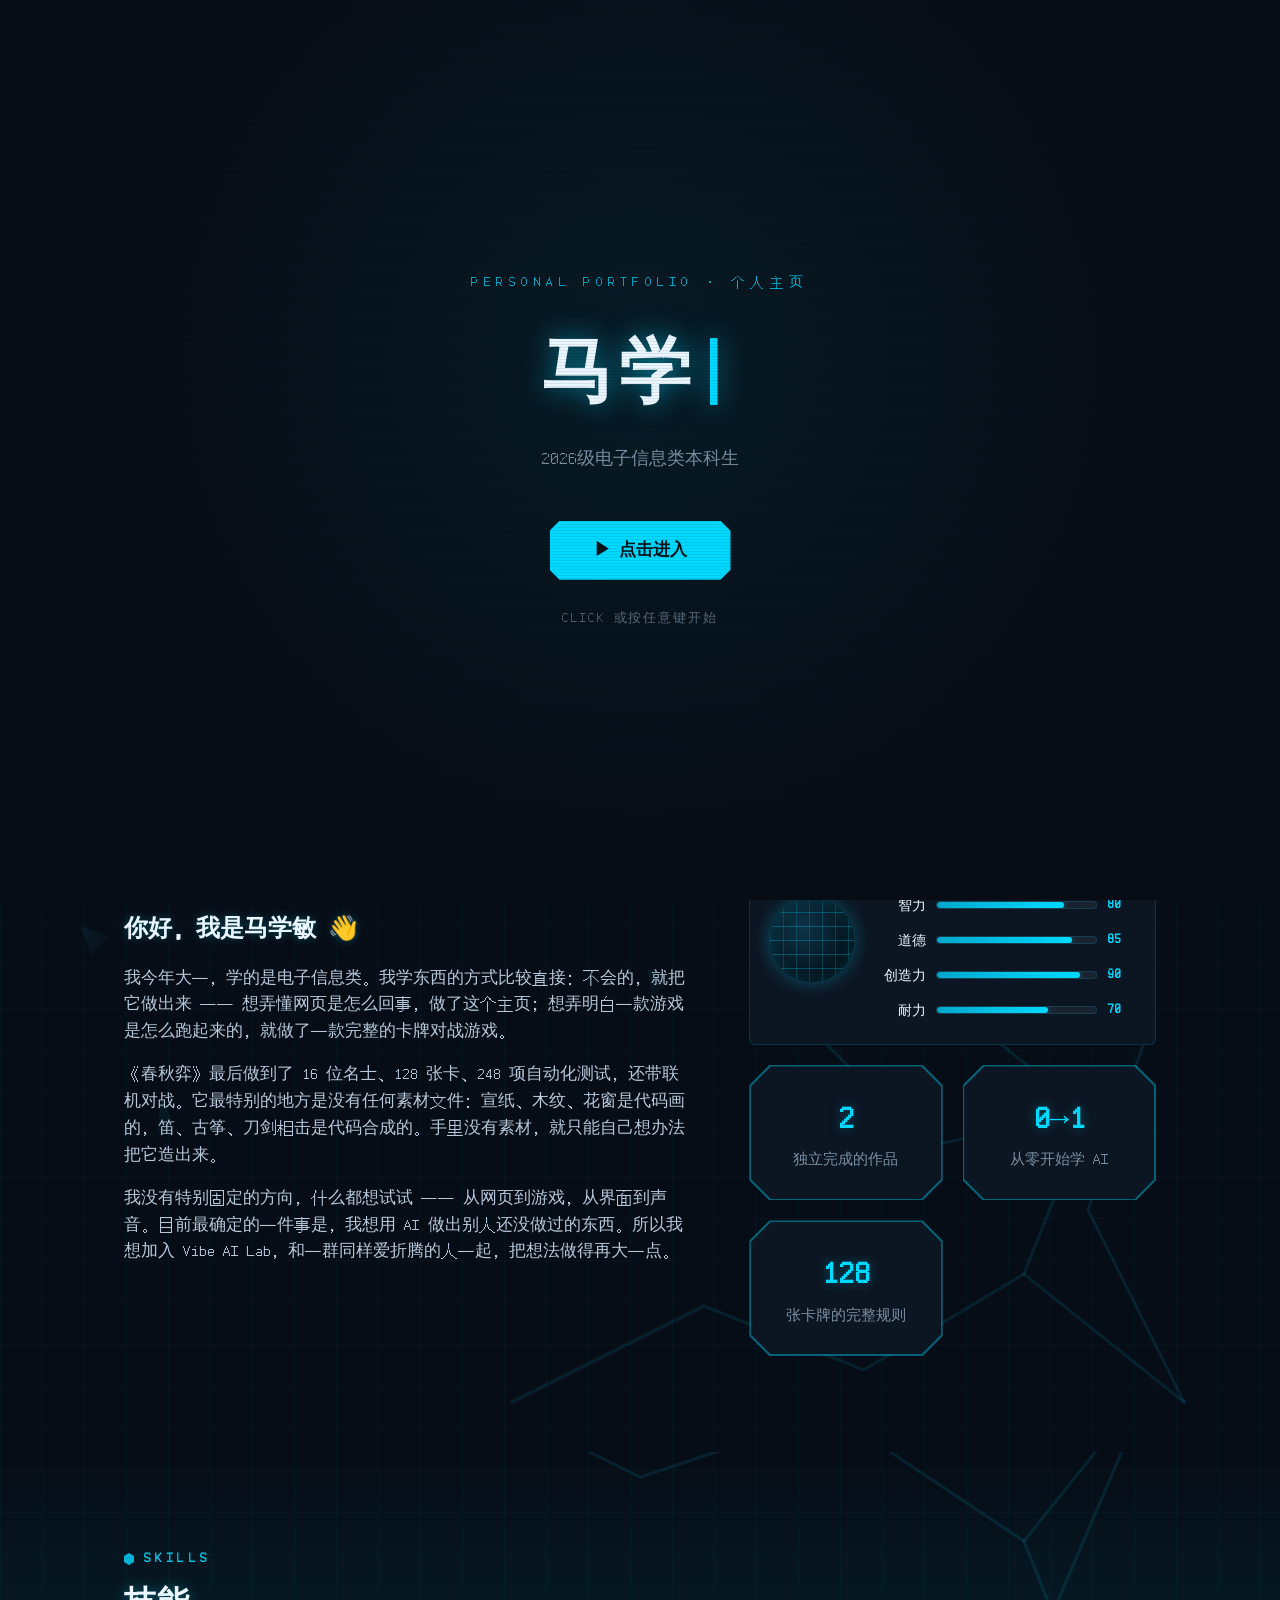
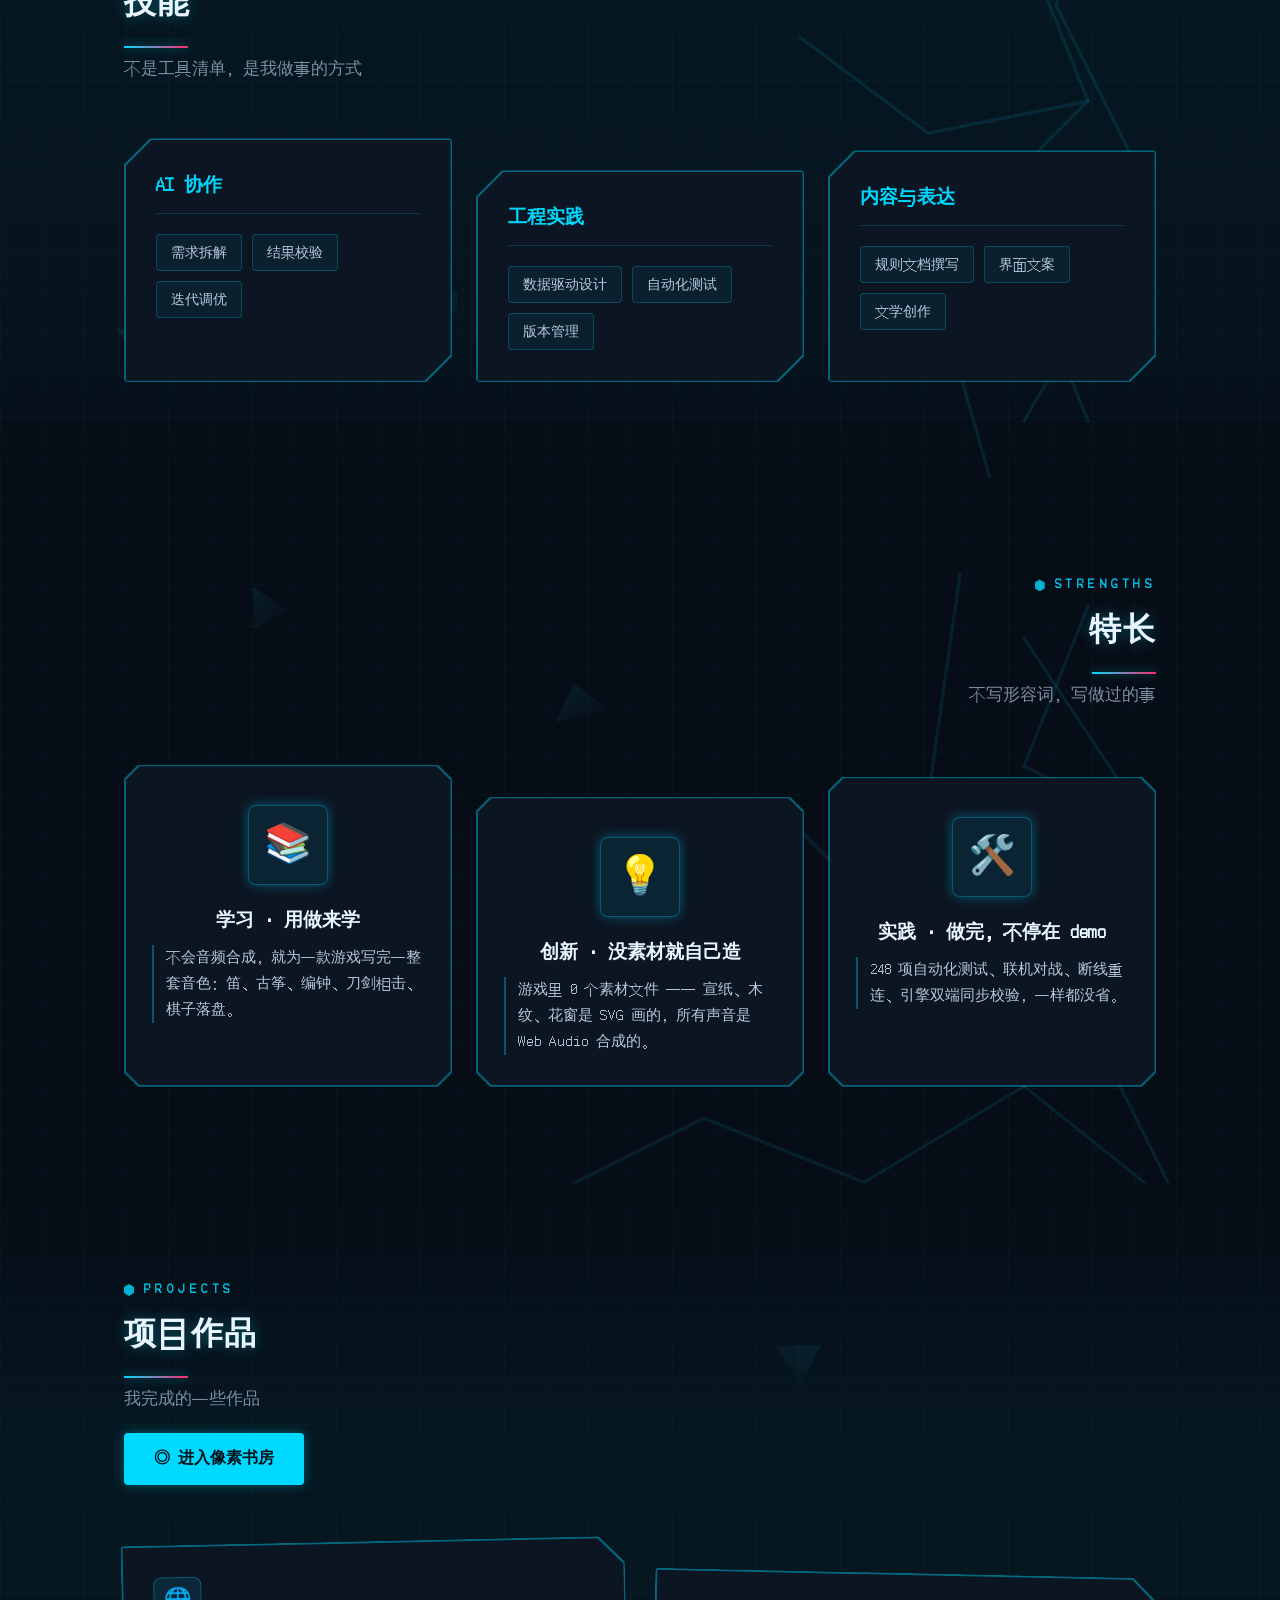
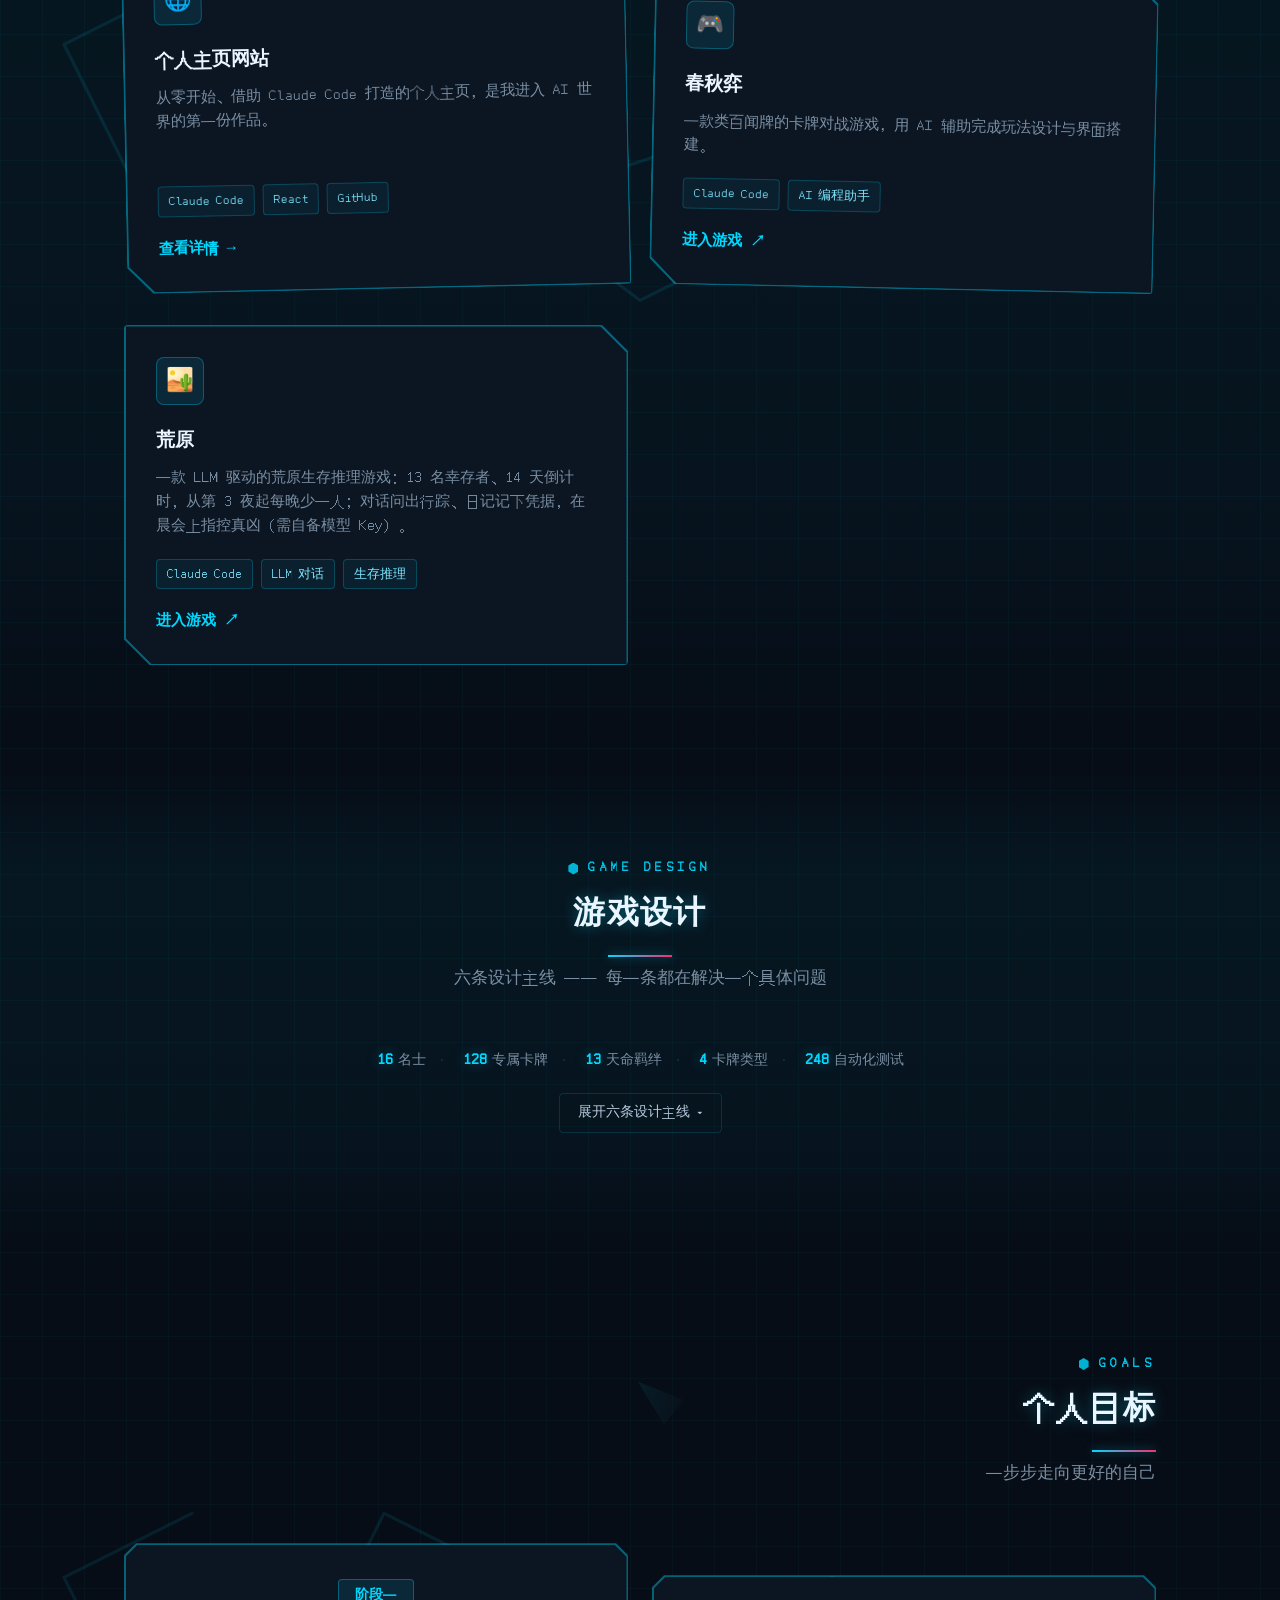
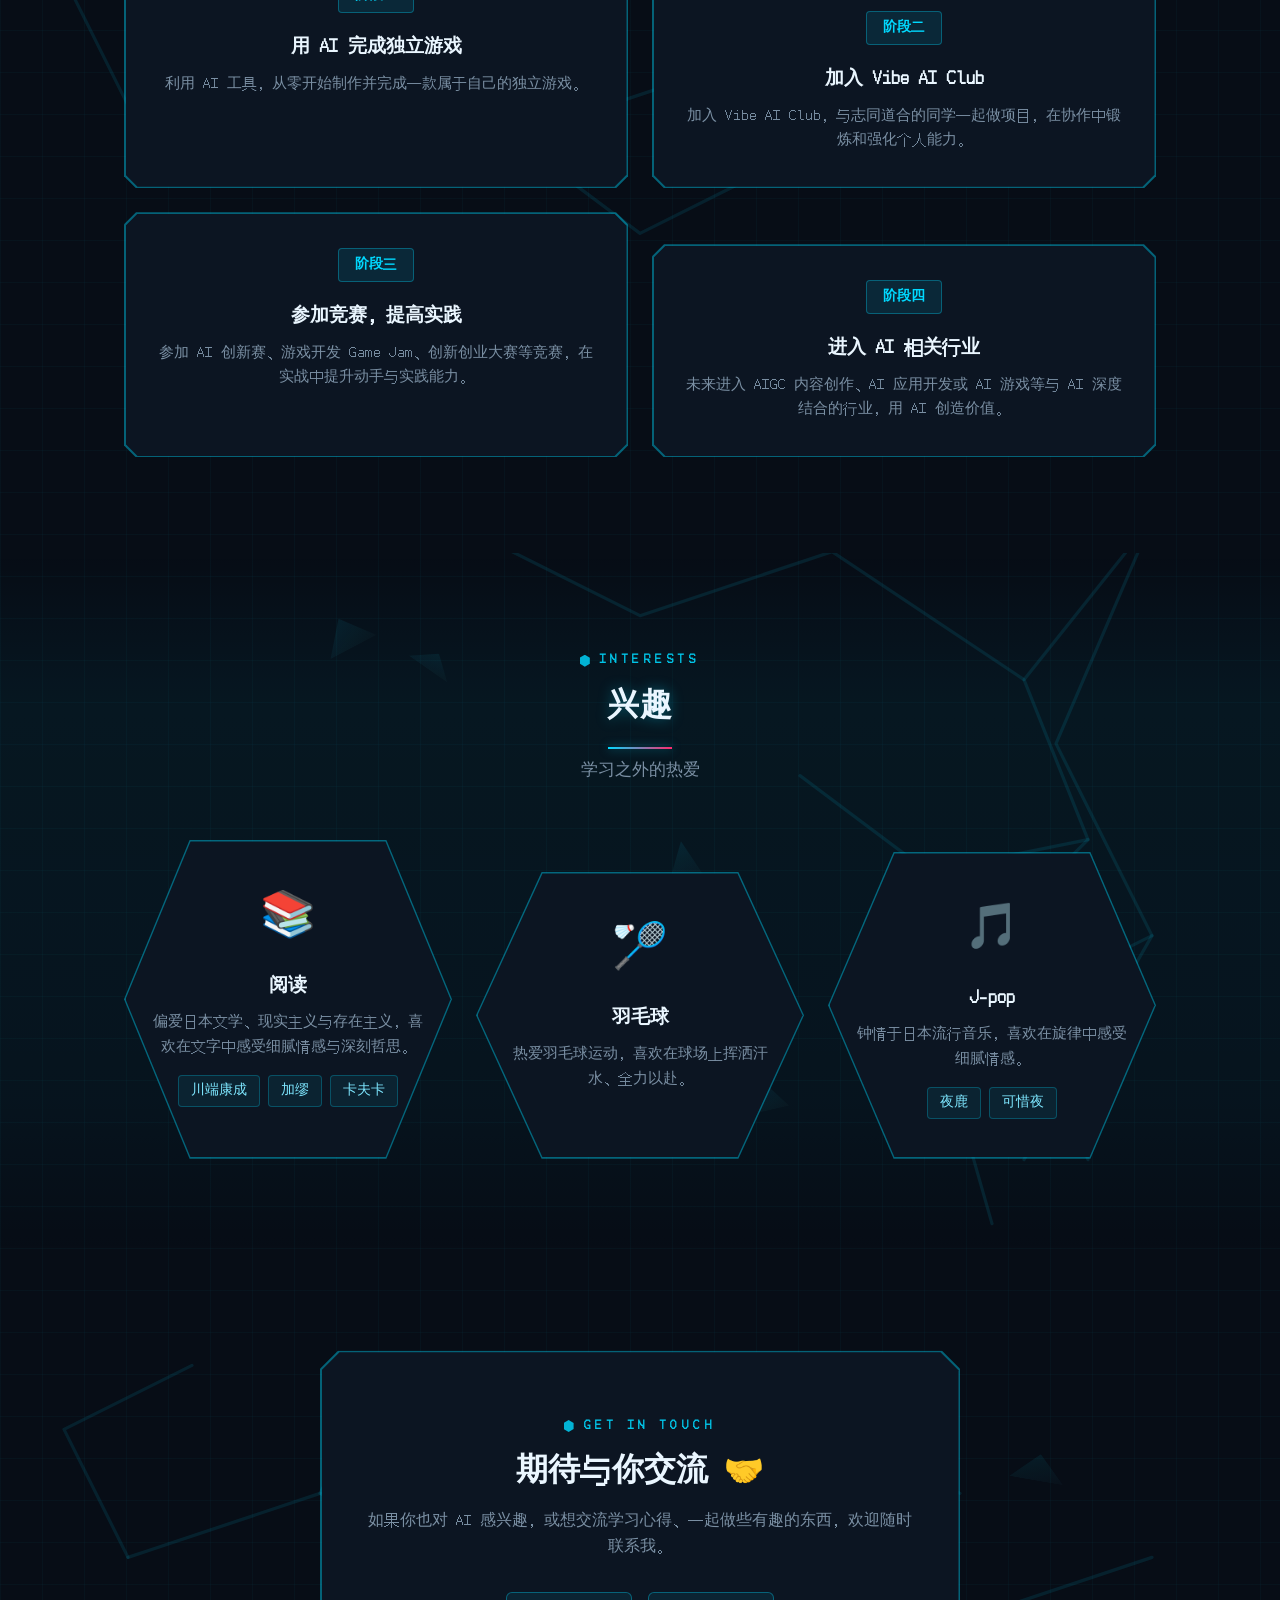
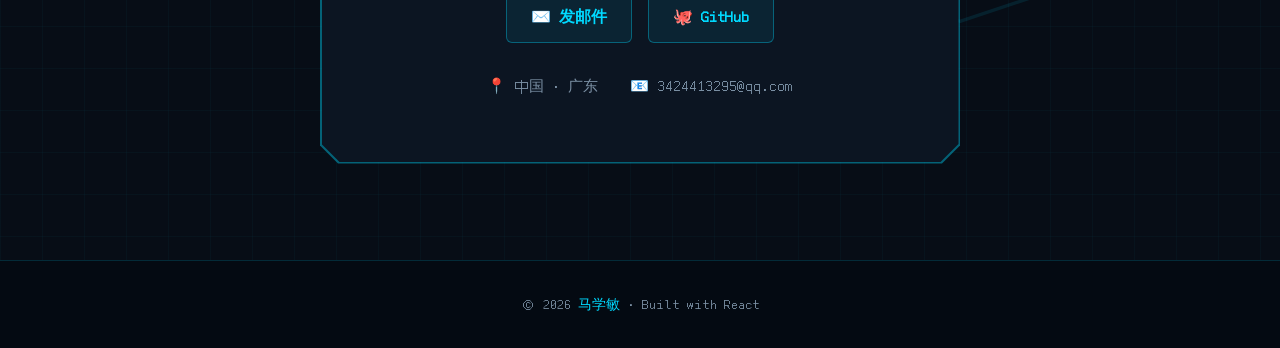
<file: index.html>
<!doctype html>
<html lang="zh-CN">
  <head>
    <meta charset="UTF-8" />
    <meta name="viewport" content="width=device-width, initial-scale=1.0" />
    <meta name="description" content="马学敏的个人主页 - 电子信息类本科生" />
    <meta name="theme-color" content="#070d16" />
    <script>
      // 首屏脚本：在样式生效前定好主题，避免「先闪深色、再切浅色」
      // 支持 ?theme=light|dark 临时指定（用于分享/截图），不写入存储
      ;(function () {
        try {
          var q = /[?&]theme=(light|dark)/.exec(location.search)
          var t = q ? q[1] : localStorage.getItem('cc-theme')
          // 默认深空（原风格）——不跟随系统；只有手动点过主题按钮才用米纸浅色
          if (t !== 'light' && t !== 'dark') t = 'dark'
          document.documentElement.dataset.theme = t
          var meta = document.querySelector('meta[name="theme-color"]')
          if (meta) meta.setAttribute('content', t === 'light' ? '#f6f1e7' : '#070d16')
        } catch (e) {}
      })()
    </script>
    <link rel="preconnect" href="https://fonts.googleapis.com" />
    <link rel="preconnect" href="https://fonts.gstatic.com" crossorigin />
    <link href="https://fonts.googleapis.com/css2?family=Press+Start+2P&family=VT323&display=swap" rel="stylesheet" />
    <title>马学敏 · 个人主页</title>
    <script type="module" crossorigin src="/assets/main-C3r0ngVM.js"></script>
    <link rel="modulepreload" crossorigin href="/assets/index-DPWVwmip.js">
    <link rel="stylesheet" crossorigin href="/assets/index-D7zxuviq.css">
  </head>
  <body>
    <div id="root"></div>
  </body>
</html>
</file>
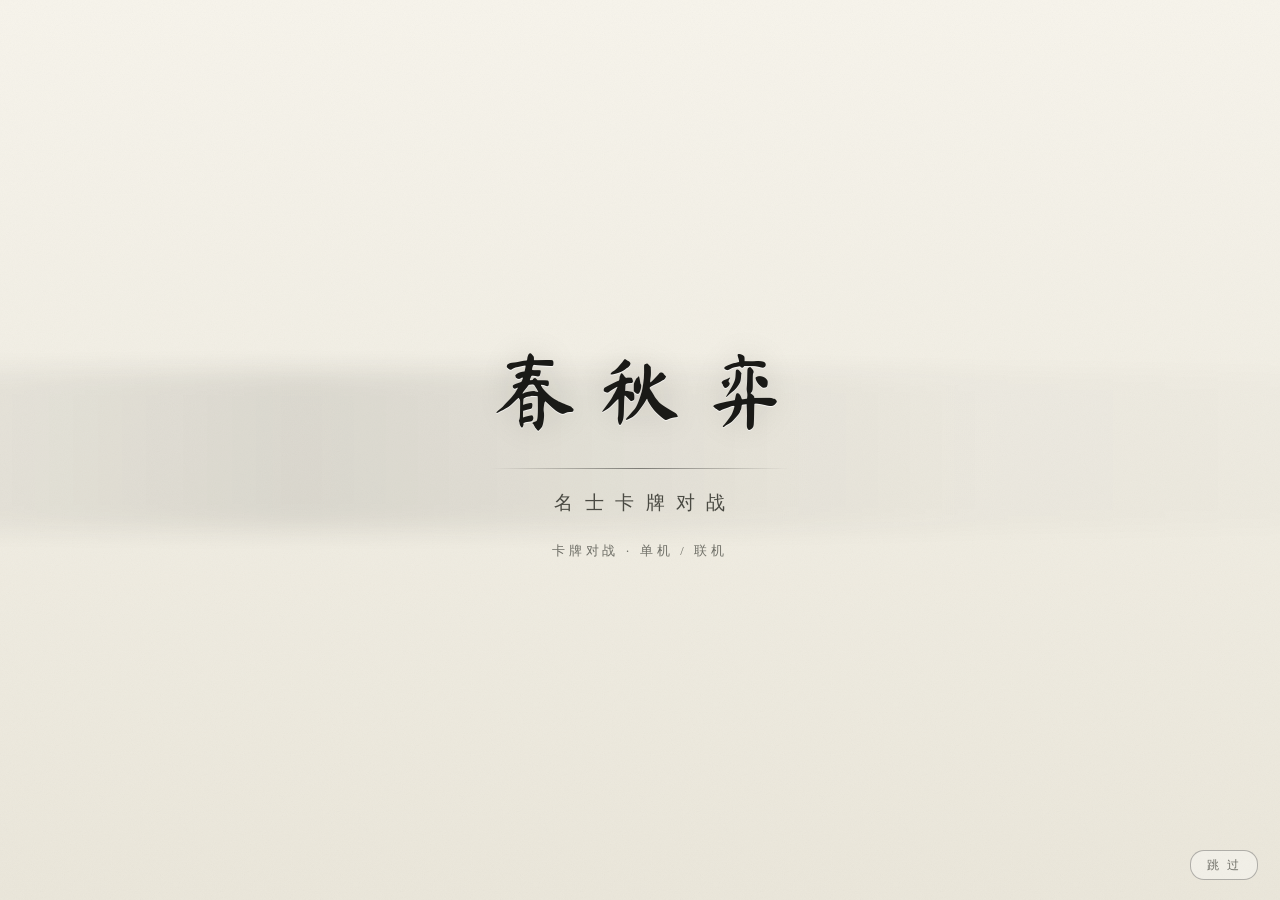
<file: chunqiuyi.html>
<!DOCTYPE html>
<html lang="zh-CN">
<head>
<meta charset="UTF-8">
<meta name="viewport" content="width=device-width, initial-scale=1">
<title>春秋弈</title>
<!-- 毛笔楷书，用于伤害数字与结算标题。国内访问 Google Fonts 可能不通，
     所以字体栈里挂了系统楷体兜底（STKaiti / KaiTi），加载失败也不影响可读性。 -->
<link rel="preconnect" href="https://fonts.googleapis.com">
<link rel="preconnect" href="https://fonts.gstatic.com" crossorigin>
<link rel="stylesheet" href="https://fonts.googleapis.com/css2?family=Ma+Shan+Zheng&display=swap">
<style>
*,*::before,*::after{box-sizing:border-box;margin:0;padding:0}

:root{
  /* ==========================================================================
     水墨 · 色板
     --------------------------------------------------------------------------
     墨分五色为骨，宣纸为底，朱砂独作印。
     传统水墨本就近乎单色，彩色只留印章那一点朱 —— 所以这里把原来的
     「铜金」整族撤掉（--gold 落为墨阶），苍葭退成淡彩，只在需要分辨处出现。

     对比度纪律：小字用 --ink / --ink-2；焦墨与朱砂只做强调，不承载长文本。
     ========================================================================== */

  /* —— 纸 —— */
  --paper:#f4f1e8;
  --paper-2:#eae6da;
  --paper-3:#dcd7c6;

  /* —— 墨分五色 —— */
  --mo-jiao:#1a1a17;        /* 焦墨：最重，标题与强调 */
  --mo-nong:#2e2e29;        /* 浓墨：正文 */
  --mo-zhong:#4a4a43;       /* 重墨：次级文字、描边 */
  --mo-dan:#6f6f67;         /* 淡墨：说明 */
  --mo-qing:#9c9c93;        /* 清墨：最浅，分隔与禁用 */

  /* —— 朱砂：唯一彩色，只作印与警 —— */
  --zhusha:#9e2e20;
  --zhubiao:#c8452c;

  /* —— 淡彩：退居次要 —— */
  --cangjia:#6b7a68;
  --cangjia-deep:#4a5747;
  --cangjia-soft:#c2c6ba;

  /* —— 墨字 —— */
  --ink:var(--mo-nong);
  --ink-2:var(--mo-zhong);
  --ink-3:var(--mo-dan);

  /* ==========================================================================
     沿用原有变量名，值全部改为水墨调 ——
     全文几百处 var() 引用因此自动跟着换。
     ========================================================================== */
  --bg:var(--paper);
  --bg-2:var(--paper-2);
  --panel:#efece1;
  --panel-2:#e5e1d3;
  --line:#c6c2b4;
  --line-2:#d5d1c2;
  --gold:var(--mo-zhong);   /* 原「铜金」整族落为墨 */
  --gold-soft:#c6c2b4;
  --red:var(--zhusha);
  --red-soft:#e6cdc6;
  --blue:#4f646a;
  --blue-soft:#d3dcde;
  --green:#4f6250;
  --green-soft:#d6ddd2;
  --shadow:0 6px 20px -12px rgba(26,26,23,.6);

  /* 卡种：墨阶 + 一点朱与淡青，靠「边框 + 字形」双重编码，不只靠颜色 */
  --t-combat:#9e2e20;  --t-combat-bg:#ecd9d3;
  --t-spell:#4f646a;
  --t-awaken:var(--mo-jiao);
  --t-destiny:#4f6250;

  /* 稀有度：以墨阶分尊卑 —— 天级最重 */
  --r-tian:#1a1a17; --r-di:#4f646a; --r-xuan:#6a5c72; --r-huang:#8a7a5a;
}

body{
  background:var(--bg);
  background-image:
    radial-gradient(ellipse 80% 50% at 50% -10%, rgba(168,135,62,.07), transparent),
    radial-gradient(ellipse 60% 40% at 50% 110%, rgba(63,107,114,.06), transparent);
  color:var(--ink);
  font:14px/1.5 "Songti SC","STSong","SimSun","宋体",serif;
  min-height:100vh;
  overflow-x:hidden;
}
button{font:inherit;color:inherit;background:none;border:none;cursor:pointer}
button:disabled{cursor:not-allowed;opacity:.4}

/* ---------- 通用 ---------- */
.panel{background:var(--panel);border:1px solid var(--line);border-radius:10px;box-shadow:var(--shadow)}
.chip{display:inline-block;padding:1px 7px;border-radius:20px;font-size:11px;line-height:1.6;border:1px solid currentColor}
.t-combat{color:var(--t-combat)} .t-spell{color:var(--t-spell)}
.t-awaken{color:var(--t-awaken)} .t-destiny{color:var(--t-destiny)}
.r-天{color:var(--r-tian)} .r-地{color:var(--r-di)} .r-玄{color:var(--r-xuan)} .r-黄{color:var(--r-huang)}

/* ---------- 阵容选择 ---------- */
#setup{max-width:1080px;margin:0 auto;padding:32px 20px 64px}
#setup h1{font-size:30px;letter-spacing:.22em;font-weight:600;text-align:center;
  background:linear-gradient(180deg,#f4f1e8,var(--mo-zhong));-webkit-background-clip:text;background-clip:text;color:transparent}
#setup .sub{text-align:center;color:var(--ink-2);margin:8px 0 4px;font-size:13px;letter-spacing:.08em}
#setup .rule{text-align:center;color:var(--ink-3);font-size:12px;margin-bottom:24px}
.pickGrid{display:grid;grid-template-columns:repeat(auto-fill,minmax(180px,1fr));gap:12px;margin-bottom:20px}
.pick{position:relative;padding:14px;border:1px solid var(--line);border-radius:10px;background:var(--panel);
  cursor:pointer;transition:.16s;text-align:left}
.pick:hover{transform:translateY(-3px);border-color:var(--gold)}
.pick.on{border-color:var(--gold);background:linear-gradient(160deg,var(--panel-2),#e6e2d6);box-shadow:0 0 0 1px var(--gold) inset}
.pick .nm{font-size:17px;font-weight:600;letter-spacing:.1em}
.pick .rl{color:var(--ink-3);font-size:11.5px;margin-top:2px}
.pick .st{display:flex;gap:12px;margin-top:9px;font-size:12px;color:var(--ink-2)}
.pick .st b{color:var(--ink);font-size:14px}
.pick .mk{margin-top:8px;font-size:11px;color:var(--gold);opacity:.85}
.pick .tick{position:absolute;top:8px;right:10px;color:var(--gold);font-size:16px;opacity:0}
.pick.on .tick{opacity:1}
.setupFoot{display:flex;align-items:center;gap:16px;justify-content:center;flex-wrap:wrap}
.setupFoot .msg{color:var(--ink-2);font-size:13px;letter-spacing:.05em}
.btnGold{padding:11px 34px;border-radius:8px;font-size:15px;letter-spacing:.16em;
  background:linear-gradient(180deg,#6a6a62,var(--mo-zhong));color:#f4f1e8;font-weight:700;
  box-shadow:0 6px 18px -8px rgba(168,135,62,.8);transition:.16s}
.btnGold:hover:not(:disabled){transform:translateY(-2px);box-shadow:0 10px 22px -8px rgba(168,135,62,.9)}
.btnGhost{padding:9px 20px;border:1px solid var(--line);border-radius:8px;color:var(--ink-2);font-size:13px}
.btnGhost:hover{border-color:var(--gold);color:var(--gold)}

/* ---------- 模式选择 / 联机房间 ---------- */
.modeRow{display:flex;gap:10px;justify-content:center;margin-bottom:22px}
.modeBtn{padding:9px 30px;border:1px solid var(--line);border-radius:8px;color:var(--ink-2);
  font-size:14px;letter-spacing:.16em;transition:.16s}
.modeBtn:hover{border-color:var(--gold);color:var(--gold)}
.modeBtn.on{border-color:var(--gold);background:linear-gradient(180deg,#dcd7c6,#e6e2d6);
  color:var(--ink);font-weight:700;box-shadow:0 0 0 1px var(--gold) inset}
#roomPanel{margin:0 auto 22px;max-width:620px;padding:18px 20px;border:1px solid var(--line);
  border-radius:12px;background:var(--panel);box-shadow:var(--shadow)}
#roomGate{display:flex;flex-direction:column;gap:12px;align-items:center}
.joinRow{display:flex;gap:8px;width:100%;max-width:360px}
#roomInput{flex:1;padding:10px 14px;border-radius:8px;background:var(--paper-2);border:1px solid var(--line);
  color:var(--ink);font:inherit;font-size:17px;letter-spacing:.3em;text-align:center;
  text-transform:uppercase;font-variant-numeric:tabular-nums}
#roomInput::placeholder{letter-spacing:.1em;color:var(--ink-3);font-size:13px}
#roomInput:focus{outline:none;border-color:var(--gold)}
#roomInfo{text-align:center}
.roomCode{font-size:13px;color:var(--ink-2);letter-spacing:.1em;display:flex;
  align-items:center;justify-content:center;gap:6px}
.roomCode b{font-size:27px;letter-spacing:.32em;color:var(--gold);
  font-variant-numeric:tabular-nums;padding-left:.32em}
.roomStatus{margin-top:12px;font-size:13px;color:var(--ink-2);letter-spacing:.06em;min-height:20px}
.roomStatus.warn{color:#5a5245}
.roomStatus.ok{color:#4a6640}

/* ---------- 连接状态条 ---------- */
#connBar{padding:7px 14px;border-radius:8px;font-size:12.5px;letter-spacing:.1em;text-align:center;
  background:linear-gradient(90deg,rgba(158,46,32,.14),rgba(158,46,32,.3),rgba(158,46,32,.14));
  border:1px solid var(--red);color:#7a2318}
#connBar[hidden]{display:none}

/* 对手行动时名士的高亮脉冲（0.3s × 2 = 0.6s，压在规格要求的时长区间内） */
.hero::after{content:'';position:absolute;inset:-1px;border-radius:inherit;pointer-events:none;
  opacity:0;border:2px solid rgba(158,46,32,.9)}
@keyframes pulse{0%{opacity:.9;transform:scale(1)}100%{opacity:0;transform:scale(1.18)}}
.hero.pulse::after{animation:pulse .3s ease-out 2}

/* ---------- 对局布局 ---------- */
#board{display:none;grid-template-columns:1fr 268px;gap:0;height:100vh}
#board.on{display:grid}
/* 纵向装不下时让战场自己滚，而不是把战斗区压扁 —— 压扁会让战斗区的名士卡
   溢出槽位、盖到下面的名士行上（见下方 max-height 断点里的同类说明）。 */
.field{display:flex;flex-direction:column;min-width:0;padding:10px 14px;gap:9px;overflow-x:hidden;overflow-y:auto}

.lordbar{display:flex;align-items:center;gap:12px;padding:9px 13px;background:var(--panel);
  border:1px solid var(--line);border-radius:10px}
.lordbar.foe{border-left:3px solid var(--red)}
.lordbar.mine{border-left:3px solid var(--gold)}
.avatar{width:38px;height:38px;border-radius:50%;display:grid;place-items:center;font-size:19px;
  background:linear-gradient(160deg,var(--panel-2),var(--paper-2));border:1px solid var(--line);flex:none}
.lordbar.foe .avatar{border-color:var(--red)}
.lordbar.mine .avatar{border-color:var(--gold)}
.lordInfo{min-width:0;flex:1}
.lordName{font-size:13.5px;letter-spacing:.14em;color:var(--ink-2)}
.hpTrack{height:9px;border-radius:5px;background:var(--paper-3);overflow:hidden;margin-top:5px;border:1px solid var(--cangjia-soft)}
.hpFill{height:100%;background:linear-gradient(90deg,#9e2e20,#c8503c);transition:width .35s ease}
.lordbar.mine .hpFill{background:linear-gradient(90deg,#4f6250,#7d9a6a)}
.hpNum{font-size:19px;font-weight:700;letter-spacing:.04em;font-variant-numeric:tabular-nums;flex:none}
.hpNum small{font-size:11px;color:var(--ink-3);font-weight:400}
.zy{display:flex;align-items:center;gap:6px;flex:none;padding-left:12px;border-left:1px solid var(--line)}
.zy .lbl{font-size:11px;color:var(--ink-3);letter-spacing:.1em}
.pip{width:15px;height:15px;border-radius:50%;border:1px solid #c6c2b4;background:var(--paper-2)}
.pip.on{background:radial-gradient(circle at 35% 30%,#eef3ea,#4a4a43);border-color:#9c9c93;box-shadow:0 0 9px rgba(110,127,99,.7)}

.heroRow{display:flex;gap:9px;flex-wrap:wrap}
.zoneWrap{flex:1;display:flex;flex-direction:column;gap:7px;min-height:0}
.zoneLbl{font-size:11px;letter-spacing:.3em;color:var(--ink-3);text-align:center}
.arena{flex:1;display:flex;flex-direction:column;gap:6px;position:relative;
  border:1px dashed var(--cangjia-soft);border-radius:12px;padding:9px 12px;background:rgba(0,0,0,.16)}
.arena.drop{border-color:var(--gold);background:rgba(168,135,62,.07)}
/* AI 行动提示条 —— 浮在战斗区中央，1 秒后自动淡出 */
#banner{position:absolute;left:50%;top:50%;transform:translate(-50%,-50%) scale(.92);
  padding:9px 26px;border-radius:9px;pointer-events:none;white-space:nowrap;z-index:900;
  background:linear-gradient(180deg,rgba(120,35,24,.96),rgba(90,25,18,.96));
  border:1px solid var(--red);color:#7a2318;font-size:15px;letter-spacing:.1em;
  box-shadow:0 14px 36px -16px #000;opacity:0;transition:opacity .2s,transform .2s}
#banner.on{opacity:1;transform:translate(-50%,-50%) scale(1)}
.slot{flex:1;display:flex;align-items:center;justify-content:center;gap:10px;min-height:96px}
.slot.empty::after{content:attr(data-ph);color:var(--ink-3);font-size:12.5px;letter-spacing:.24em}

/* ---------- 名士 ---------- */
.hero{width:146px;padding:9px 10px;border-radius:10px;background:linear-gradient(165deg,var(--panel-2),var(--paper-2));
  border:1px solid var(--line);position:relative;transition:.16s;user-select:none}
.hero.r-天{border-color:var(--mo-zhong)} .hero.r-地{border-color:#4f646a}
.hero.r-玄{border-color:#6e5a8c} .hero.r-黄{border-color:#8a7350}
.hero.my{cursor:grab} .hero.my:hover{transform:translateY(-3px);border-color:var(--gold)}
.hero.dragging{opacity:.35}
.hero.foe{cursor:default}
.hero.dead{filter:grayscale(1) brightness(.5)}
.hero.combat{box-shadow:0 0 0 1px var(--gold) inset,0 0 20px -6px rgba(168,135,62,.5)}
.hero .hTop{display:flex;align-items:center;gap:7px}
.hero .nm{font-size:15px;font-weight:600;letter-spacing:.08em;flex:1;min-width:0;
  overflow:hidden;text-overflow:ellipsis;white-space:nowrap}
.hero .lv{font-size:10.5px;color:var(--gold);border:1px solid var(--gold-soft);border-radius:4px;
  padding:0 4px;background:#e6e2d6;flex:none}
.hero .stats{display:flex;gap:12px;margin-top:6px;font-variant-numeric:tabular-nums}
.hero .st{display:flex;align-items:baseline;gap:3px}
.hero .st .k{font-size:10px;color:var(--ink-3)}
.hero .st .v{font-size:17px;font-weight:700}
.hero .st.pw .v{color:var(--zhusha)} .hero .st.hp .v{color:#4a6640}
.hero .tags{display:flex;flex-wrap:wrap;gap:4px;margin-top:7px;min-height:17px}
.hero .tg{font-size:10px;padding:0 5px;border-radius:4px;border:1px solid currentColor;line-height:1.6}
.hero .tg.stack{color:#4f646a;border-color:#b8bcb4;background:#e2e4de}
.hero .tg.buff{color:#4a6640;border-color:#bcc4b4;background:#e4e6de}
.hero .tg.debuff{color:var(--zhusha);border-color:#dcb3a8;background:#f5e2dd}
.hero .tg.status{color:#5a5245;border-color:#c6c2b4;background:#e6e2d6}
.hero .hpBar{height:4px;border-radius:2px;background:var(--paper-3);margin-top:8px;overflow:hidden}
.hero .hpBar i{display:block;height:100%;background:linear-gradient(90deg,#4f6250,#7d9a6a);transition:width .3s}
.hero .deadTag{position:absolute;inset:0;display:grid;place-items:center;background:rgba(60,50,34,.55);
  border-radius:9px;font-size:13px;letter-spacing:.16em;color:var(--zhusha)}
.hero .roleTag{font-size:10px;color:var(--ink-3);margin-top:1px}
.hero .awakened{position:absolute;top:-7px;right:-5px;font-size:10px;padding:1px 6px;border-radius:8px;
  background:linear-gradient(180deg,#6a6a62,var(--mo-zhong));color:#f4f1e8;font-weight:700}

/* ---------- 手牌 ---------- */
.handRow{display:flex;gap:8px;flex-wrap:wrap;min-height:132px;align-items:flex-end;
  padding:6px 2px;transition:.18s}
.handRow.armed{background:rgba(168,135,62,.06);border-radius:10px;outline:1px dashed var(--gold-soft)}
.card{width:128px;height:126px;padding:8px 9px;border-radius:9px;cursor:pointer;position:relative;
  background:linear-gradient(170deg,var(--paper),var(--paper-2));border:1.5px solid var(--line);
  display:flex;flex-direction:column;transition:.3s;overflow:hidden;
  contain:layout style}          /* 卡牌内容不溢出，隔离布局/样式计算，悬停动画不会引起整行重排 */
.card:hover{transform:translateY(-9px);box-shadow:0 14px 26px -12px #000}
.card.c-combat{border-color:var(--t-combat);box-shadow:0 0 0 1px rgba(158,46,32,.14) inset}
.card.c-spell{border-color:var(--t-spell);box-shadow:0 0 0 1px rgba(63,107,114,.14) inset}
.card.c-awaken{border-color:var(--t-awaken);box-shadow:0 0 0 1px rgba(168,135,62,.16) inset}
.card.c-destiny{border-color:var(--t-destiny);box-shadow:0 0 0 1px rgba(79,107,69,.14) inset}
.card.unplay{opacity:.42;cursor:not-allowed;filter:grayscale(.6)}
.card.unplay:hover{transform:none;box-shadow:none}
.card .cHead{display:flex;align-items:center;gap:5px}
.card .cShape{font-size:12px;line-height:1;flex:none}
.card .cName{font-size:12.5px;font-weight:600;letter-spacing:.04em;flex:1;
  overflow:hidden;text-overflow:ellipsis;white-space:nowrap}
.card .cCost{display:flex;gap:2.5px;flex:none}
.card .cCost i{width:7px;height:7px;border-radius:50%;border:1px solid #c6c2b4}
.card .cCost i.on{background:radial-gradient(circle at 35% 30%,#eef3ea,#4a4a43);border-color:#9c9c93}
.card .cSub{font-size:10px;color:var(--ink-3);margin-top:2px;display:flex;gap:6px}
.card .cTxt{font-size:10.5px;line-height:1.45;color:var(--ink-2);margin-top:6px;flex:1;overflow:hidden}
.card .cFoot{font-size:9.5px;color:var(--ink-3);letter-spacing:.06em;margin-top:3px}
.card .kw{color:#5a5245}
.card.ghost{pointer-events:none;z-index:9999;position:fixed;margin:0;
  will-change:transform,opacity}   /* 只给飞行中的副本挂，落地即移除，不会长期占合成层 */

/* ---------- 侧栏 / 日志 ---------- */
#side{background:var(--bg-2);border-left:1px solid var(--line);display:flex;flex-direction:column;min-height:0}
#side .head{padding:10px 14px;border-bottom:1px solid var(--line);display:flex;align-items:center;gap:8px}
#side .head .ttl{font-size:12px;letter-spacing:.24em;color:var(--ink-2);flex:1}
#side .head button{font-size:11px;color:var(--ink-3);border:1px solid var(--line);border-radius:6px;padding:3px 9px}
#side .head button:hover{color:var(--gold);border-color:var(--gold)}
#log{flex:1;overflow-y:auto;padding:9px 13px;font-size:12px;line-height:1.65;min-height:0}
#log .ln{padding:2px 0;border-bottom:1px solid var(--line-2);color:var(--ink-2);word-break:break-word}
#log .ln.turn{color:var(--gold);letter-spacing:.14em;border-bottom-color:var(--gold-soft);margin-top:5px;font-size:11.5px}
#log .ln.dmg{color:var(--zhusha)} #log .ln.heal{color:#4a6640}
#log .ln.play{color:var(--ink)} #log .ln.sys{color:var(--ink-3);font-style:italic}
#log .ln.kill{color:var(--zhusha);font-weight:600}
#side .foot{padding:10px 13px;border-top:1px solid var(--line);display:flex;flex-direction:column;gap:8px}
#endTurn{width:100%;padding:11px;border-radius:8px;font-size:14px;letter-spacing:.2em;font-weight:700;
  background:linear-gradient(180deg,#6a6a62,var(--mo-zhong));color:#f4f1e8;transition:.16s}
#endTurn:hover:not(:disabled){filter:brightness(1.1)}
.hint{font-size:11px;color:var(--ink-3);text-align:center;line-height:1.6}

/* ---------- 飘字 / 提示 ---------- */
/* 伤害数字的基础定位；字体与上浮动画在下面的「国风特效」里覆盖 */
.float{position:fixed;font-size:21px;font-weight:800;pointer-events:none;z-index:10000;
  text-shadow:0 2px 10px #000;font-variant-numeric:tabular-nums}
#toast{position:fixed;left:50%;bottom:78px;transform:translateX(-50%);padding:9px 22px;border-radius:8px;
  background:rgba(242,235,217,.97);border:1px solid var(--gold-soft);color:var(--ink);font-size:13px;
  letter-spacing:.06em;opacity:0;transition:.25s;pointer-events:none;z-index:10001;max-width:78vw;text-align:center}
#toast.on{opacity:1;bottom:92px}

/* ---------- 结算 ---------- */
#over{position:fixed;inset:0;background:rgba(60,50,34,.62);display:none;place-items:center;z-index:10002;
  backdrop-filter:blur(3px)}
#over.on{display:grid}
#over .box{text-align:center;padding:44px 56px;border:1px solid var(--gold-soft);border-radius:16px;
  background:linear-gradient(170deg,#f0e8d5,#e7dcc3);box-shadow:0 30px 70px -30px #000}
#over h2{font-size:38px;letter-spacing:.3em;margin-bottom:10px}
#over p{color:var(--ink-2);margin-bottom:26px;font-size:13px;letter-spacing:.1em}
#over.win h2{color:var(--gold)} #over.lose h2{color:var(--red)}

/* ==========================================================================
   国风特效
   ========================================================================== */

/* ① 卡牌悬停：放大 1.1 倍 + 金色发光边框 */
.card:not(.unplay):hover{
  transform:translateY(-9px) scale(1.1);
  z-index:6;                                  /* 放大后要压住相邻卡牌，否则被裁切 */
  border-color:var(--gold);
  box-shadow:0 0 0 1px var(--gold), 0 0 26px rgba(168,135,62,.6), 0 16px 30px -12px #000;
}
.card.unplay:hover{z-index:auto}

/* ② 出牌落点的水墨扩散 */
.ink{position:fixed;pointer-events:none;z-index:9998;border-radius:50%;
  background:radial-gradient(circle, rgba(38,36,31,.9) 0%, rgba(60,58,50,.55) 42%, rgba(70,68,58,0) 72%);
  filter:blur(1.5px)}
@keyframes inkSpread{
  0%{transform:translate(-50%,-50%) scale(.12);opacity:.95}
  70%{opacity:.4}
  100%{transform:translate(-50%,-50%) scale(2.1);opacity:0}
}
/* 觉醒牌在飞行途中自带金色光效 */
.card.ghost.gold{border-color:var(--gold);
  box-shadow:0 0 24px 6px rgba(168,135,62,.9), 0 0 0 1px var(--gold)}

/* ③ 伤害数字：毛笔楷书 */
.float{font-family:'Ma Shan Zheng','STKaiti','KaiTi','楷体',cursive;
  font-size:31px;font-weight:400;letter-spacing:.04em;
  text-shadow:0 0 7px rgba(0,0,0,.95), 0 2px 0 rgba(0,0,0,.9), 0 0 20px currentColor}
@keyframes rise{to{transform:translateY(-56px) scale(1.12);opacity:0}}

/* ④ 生命值下降：血条红光闪烁。
      只动 background-color（纯重绘），不用 box-shadow 扩散 —— 后者每帧都要重算阴影，
      一局下来几十次闪动，在低端机上很明显。 */
@keyframes hpFlash{
  0%{background:#c8503c}
  60%{background:#e0b8ad}
  100%{background:var(--paper-3)}
}
.hpTrack.flash,.hero .hpBar.flash{animation:hpFlash .55s ease-out}

/* ⑤ 觉醒：名士周身光环。同样用 ::before 的 transform+opacity，交给合成器，不触发重绘 */
.hero::before{content:'';position:absolute;inset:-1px;border-radius:inherit;pointer-events:none;
  opacity:0;border:2px solid var(--gold);box-shadow:0 0 14px 2px rgba(168,135,62,.55)}
@keyframes awakenHalo{0%{opacity:.95;transform:scale(1)}100%{opacity:0;transform:scale(1.42)}}
.hero.awakening::before{animation:awakenHalo .6s ease-out 2}
/* 觉醒后常驻的暗金描边 */
.hero.awakenedHero{border-color:var(--gold);
  box-shadow:0 0 15px -3px rgba(168,135,62,.5), 0 0 0 1px rgba(168,135,62,.32) inset}

/* ⑥ 结算弹窗 */
@keyframes overIn{from{opacity:0;transform:translateY(20px) scale(.93)}to{opacity:1;transform:none}}
#over.on .box{animation:overIn .45s cubic-bezier(.2,.9,.3,1) both}
#over h2{font-family:'Ma Shan Zheng','STKaiti','KaiTi','楷体',cursive;font-weight:400}
#over.win h2{text-shadow:0 0 28px rgba(168,135,62,.7), 0 0 64px rgba(168,135,62,.35)}
#over.lose h2{text-shadow:0 0 28px rgba(158,46,32,.6), 0 0 60px rgba(158,46,32,.3)}

/* ==========================================================================
   天命羁绊
   ========================================================================== */

/* 名士卡左上角的天命徽记：参与几组羁绊就有几枚方胜印 */
.hero .tmWrap{position:absolute;top:-7px;left:-5px;display:flex;gap:3px}
.hero .tm{width:17px;height:17px;border-radius:50%;display:grid;place-items:center;
  background:linear-gradient(180deg,#dcd7c6,#c6c2b4);border:1px solid var(--gold);
  box-shadow:0 0 9px -2px rgba(168,135,62,.85);cursor:help}
.hero .tm svg{width:11px;height:11px;fill:var(--gold)}
/* 羁绊成员气绝 → 暂停（不是失效，复活后自动恢复） */
.hero .tm.paused{border-color:var(--cangjia-soft);background:var(--paper-3);box-shadow:none}
.hero .tm.paused svg{fill:var(--ink-3)}

/* 天命区：已打出的天命牌，持续生效直到对应名士（或其搭档）气绝 */
.destinyRow{display:flex;gap:6px;align-items:center;flex-wrap:wrap;padding:0 2px}
.destinyRow .dzLabel{font-size:10px;letter-spacing:.28em;color:var(--ink-3);margin-right:2px}
.destinyRow .dz{display:flex;align-items:center;gap:5px;padding:3px 10px;border-radius:7px;
  font-size:11.5px;letter-spacing:.06em;white-space:nowrap;cursor:help;
  background:linear-gradient(180deg,rgba(168,135,62,.14),rgba(168,135,62,.05));
  border:1px solid var(--gold-soft);color:var(--ink)}
.destinyRow .dz svg{width:12px;height:12px;fill:var(--gold);flex:none}
.destinyRow .dz.paused{opacity:.42;filter:grayscale(1)}

/* 全部动画都压在 0.3~0.6 秒区间；系统开了「减少动态效果」时直接关掉 */
@media (prefers-reduced-motion:reduce){
  .card:not(.unplay):hover{transform:translateY(-4px)}
  .hero.awakening::before,.hero.pulse::after,
  #over.on .box,.hpTrack.flash,.hero .hpBar.flash{animation:none}
}

@media (max-width:900px){
  #board.on{grid-template-columns:1fr;height:auto}
  #side{border-left:none;border-top:1px solid var(--line);height:190px}
}

/* ==========================================================================
   开场动画
   时间轴：0.0s 墨迹横扫 → 0.3s 主标题 → 0.9s 金线 → 1.15s 副题 → 1.7s 副标
   3.4s 由 JS 淡出并切到使用说明。点右下「跳过」可随时中断。
   ========================================================================== */
#intro{position:fixed;inset:0;z-index:10010;background:var(--paper-2);display:grid;place-items:center;
  overflow:hidden;transition:opacity .6s ease}
#intro.off{opacity:0;pointer-events:none}

/* 横扫的墨/金光晕 */
.introInk{position:absolute;left:-30%;top:50%;width:160%;height:160px;
  transform:translateY(-50%) scaleX(0);filter:blur(14px);
  background:radial-gradient(ellipse at center, rgba(168,135,62,.24), rgba(168,135,62,0) 70%)}
#intro.play .introInk{animation:inkSweep 1.5s cubic-bezier(.2,.8,.3,1) forwards}
@keyframes inkSweep{
  0%{transform:translateY(-50%) scaleX(0);opacity:0}
  40%{opacity:1}
  100%{transform:translateY(-50%) scaleX(1);opacity:.45}
}

.introBox{position:relative;text-align:center;padding-bottom:10px}
.introBox h1{font-family:'Ma Shan Zheng','STKaiti','KaiTi','楷体',cursive;font-weight:400;
  font-size:clamp(48px,11vw,82px);letter-spacing:.28em;padding-left:.28em;opacity:0;
  background:linear-gradient(180deg,#f4f1e8,var(--mo-zhong));
  -webkit-background-clip:text;background-clip:text;color:transparent;
  text-shadow:0 0 46px rgba(168,135,62,.45)}
#intro.play .introBox h1{animation:introTitle .9s cubic-bezier(.2,.9,.3,1) .3s forwards}
@keyframes introTitle{
  0%{opacity:0;transform:translateY(26px) scale(.92);filter:blur(10px)}
  100%{opacity:1;transform:none;filter:blur(0)}
}

/* 标题下展开的金线 */
.introLine{margin:16px auto 0;height:1px;width:0;
  background:linear-gradient(90deg,transparent,rgba(168,135,62,.8),transparent)}
#intro.play .introLine{animation:introLine 1.1s ease-out .9s forwards}
@keyframes introLine{to{width:min(300px,64vw)}}

.introSub{margin-top:20px;font-size:clamp(13px,2.4vw,19px);letter-spacing:.6em;
  padding-left:.6em;color:var(--ink-2);opacity:0}
#intro.play .introSub{animation:introFade .8s ease-out 1.15s forwards}
.introTag{margin-top:24px;font-size:12.5px;letter-spacing:.3em;color:var(--ink-3);opacity:0}
#intro.play .introTag{animation:introFade .8s ease-out 1.7s forwards}
@keyframes introFade{from{opacity:0;transform:translateY(10px)}to{opacity:1;transform:none}}

#introSkip{position:absolute;right:22px;bottom:20px;font-size:12px;letter-spacing:.2em;
  color:var(--ink-3);border:1px solid var(--cangjia-soft);border-radius:14px;padding:5px 16px;opacity:0}
#intro.play #introSkip{animation:introFade .5s ease-out 1.2s forwards}
#introSkip:hover{color:var(--gold);border-color:var(--gold)}

/* ==========================================================================
   使用说明弹层（开场动画后自动打开，「说明」按钮可随时重看）
   ========================================================================== */
#manual{position:fixed;inset:0;z-index:10020;background:rgba(60,50,34,.62);
  display:none;place-items:center;backdrop-filter:blur(4px)}
#manual.on{display:grid}
.manualBox{width:min(780px,94vw);max-height:88vh;display:flex;flex-direction:column;
  border:1px solid var(--gold-soft);border-radius:14px;
  background:linear-gradient(170deg,#f0e8d5,#e7dcc3);
  box-shadow:0 30px 80px -30px #000;animation:overIn .4s cubic-bezier(.2,.9,.3,1) both}
.manualHead{padding:15px 22px;border-bottom:1px solid var(--line);display:flex;align-items:center;gap:12px}
.manualHead h2{font-family:'Ma Shan Zheng','STKaiti','KaiTi','楷体',cursive;font-weight:400;
  font-size:25px;letter-spacing:.22em;color:var(--gold);flex:1}
.manualHead button{font-size:16px;color:var(--ink-3);line-height:1;padding:4px 8px;border-radius:6px}
.manualHead button:hover{color:var(--gold);background:rgba(168,135,62,.08)}
.manualBody{flex:1;overflow-y:auto;padding:6px 24px 10px;
  font-size:13.5px;line-height:1.78;color:var(--ink-2)}
.manualBody h3{font-size:15px;color:var(--gold);letter-spacing:.14em;font-weight:500;
  margin:20px 0 8px;padding-left:10px;border-left:2px solid var(--gold)}
.manualBody h3:first-child{margin-top:12px}
.manualBody p{margin:6px 0}
.manualBody ul{margin:6px 0 6px 20px}
.manualBody li{margin:5px 0}
.manualBody b{color:var(--ink)}
.manualBody code{font-size:12px;background:var(--paper-2);border:1px solid var(--line);
  border-radius:4px;padding:1px 5px;color:var(--ink);word-break:break-all}
.manualBody table{width:100%;border-collapse:collapse;margin:8px 0;font-size:12.5px}
.manualBody th{color:var(--gold);font-weight:500;text-align:left;padding:6px 8px;
  border-bottom:1px solid var(--gold-soft);letter-spacing:.08em;white-space:nowrap}
.manualBody td{padding:5px 8px;border-bottom:1px solid var(--line-2);vertical-align:top}
.manualBody tr:last-child td{border-bottom:none}
.manualFoot{padding:13px 22px;border-top:1px solid var(--line);text-align:center}

@media (max-width:560px){
  .manualBody{font-size:12.5px;padding:4px 14px 8px}
  .manualBody table{font-size:11.5px}
  .manualBox{max-height:92vh}
}

/* ==========================================================================
   角色头像 / 技能特效 / 攻击特效 / 觉醒动画
   全部是内置的程序化图形（CSS + 内联 SVG），不依赖任何外部素材。
   想换成有授权的立绘：放进 assets/avatars/ 并在 ART 里填文件名即可（见脚本里的 ART）。
   ========================================================================== */

/* ---------- 角色头像 ---------- */
.ava{position:relative;width:30px;height:30px;flex:none;border-radius:50%;overflow:hidden;
  display:grid;place-items:center;font-family:'Ma Shan Zheng','STKaiti','KaiTi','楷体',cursive;
  font-size:17px;background:radial-gradient(circle at 34% 26%, var(--avaGlow,#e6e2d6), var(--paper-2) 74%);
  border:1px solid var(--avaRing,var(--line))}
.ava.r-天{--avaRing:#1a1a17;--avaGlow:rgba(168,135,62,.6)}
.ava.r-地{--avaRing:#4f646a;--avaGlow:rgba(90,168,200,.5)}
.ava.r-玄{--avaRing:#6a5c72;--avaGlow:rgba(154,134,200,.5)}
.ava.r-黄{--avaRing:#8a7a5a;--avaGlow:rgba(168,149,106,.5)}
.ava .avaChar{position:relative;z-index:2;line-height:1;padding-bottom:2px;
  background:linear-gradient(180deg,var(--mo-zhong),var(--mo-zhong));
  -webkit-background-clip:text;background-clip:text;color:transparent}
/* 有立绘时盖在内置徽章之上；加载失败会自己移除，露出下面的徽章而不是破图 */
.ava .avaImg{position:absolute;inset:0;width:100%;height:100%;object-fit:cover;z-index:3}
/* 觉醒后头像持续呼吸发光 */
@keyframes avaPulse{0%,100%{box-shadow:0 0 8px -4px var(--avaGlow)}50%{box-shadow:0 0 16px 1px var(--avaGlow)}}
.hero.awakenedHero .ava{animation:avaPulse 2.4s ease-in-out infinite}
.hero .ava{width:24px;height:24px;font-size:14px}
.ava.lg{width:38px;height:38px;font-size:21px}
.ava.foe{--avaRing:#8c3a2a;--avaGlow:rgba(158,46,32,.55)}
.ava.mine{--avaRing:#1a1a17;--avaGlow:rgba(168,135,62,.62)}

/* ---------- 通用：一次性特效节点 ---------- */
.fx{position:fixed;pointer-events:none;z-index:9997;transform:translate(-50%,-50%)}

/* 技能特效①战斗牌：斜向光刃 */
.fxSlash{width:150px;height:150px;filter:blur(1px);
  background:linear-gradient(115deg,transparent 42%,rgba(255,238,196,.95) 49%,
    rgba(255,176,112,.75) 53%,transparent 61%)}
@keyframes fxSlash{
  0%{opacity:0;transform:translate(-50%,-50%) scale(.5) rotate(-18deg)}
  30%{opacity:1}
  100%{opacity:0;transform:translate(-50%,-50%) scale(1.35) rotate(-18deg)}}
.fxSlash{animation:fxSlash .42s ease-out forwards}

/* 技能特效②法术牌：符文环扩散 */
.fxRune{width:132px;height:132px;border-radius:50%;border:2px solid rgba(74,120,128,.9);
  box-shadow:0 0 22px rgba(63,107,114,.5) inset,0 0 22px rgba(63,107,114,.45)}
@keyframes fxRune{
  0%{opacity:0;transform:translate(-50%,-50%) scale(.2)}
  35%{opacity:1}
  100%{opacity:0;transform:translate(-50%,-50%) scale(1.6)}}
.fxRune{animation:fxRune .52s ease-out forwards}

/* 技能特效③觉醒牌：金色光柱 */
.fxPillar{width:46px;height:240px;border-radius:23px;
  background:linear-gradient(180deg,transparent,rgba(168,135,62,.8) 28%,
    rgba(255,244,204,.98) 50%,rgba(168,135,62,.8) 72%,transparent)}
@keyframes fxPillar{
  0%{opacity:0;transform:translate(-50%,-50%) scaleY(.08)}
  40%{opacity:1;transform:translate(-50%,-50%) scaleY(1)}
  100%{opacity:0;transform:translate(-50%,-50%) scaleY(1.12)}}
.fxPillar{animation:fxPillar .62s ease-out forwards}

/* 技能特效④天命牌：方胜印升起 */
.fxDestiny{width:92px;height:92px;color:var(--gold);
  filter:drop-shadow(0 0 14px rgba(168,135,62,.85))}
.fxDestiny svg{width:100%;height:100%;fill:currentColor}
@keyframes fxDestiny{
  0%{opacity:0;transform:translate(-50%,-20%) scale(.6)}
  40%{opacity:1}
  100%{opacity:0;transform:translate(-50%,-105%) scale(1.1)}}
.fxDestiny{animation:fxDestiny .7s ease-out forwards}

/* ---------- 攻击特效 ---------- */
/* 从攻击者射向目标的光刃（方向与长度由 JS 算） */
.fxBlade{width:120px;height:13px;border-radius:7px;filter:blur(.5px);
  background:linear-gradient(90deg,transparent,rgba(255,226,178,.98),transparent)}
/* 命中冲击环 */
.fxHit{width:74px;height:74px;border-radius:50%;border:3px solid rgba(255,152,112,.95);
  box-shadow:0 0 20px rgba(255,120,80,.75)}
@keyframes fxHit{
  0%{opacity:0;transform:translate(-50%,-50%) scale(.25)}
  30%{opacity:1}
  100%{opacity:0;transform:translate(-50%,-50%) scale(1.7)}}
.fxHit{animation:fxHit .48s ease-out forwards}
/* 战斗区受击震动 */
@keyframes shake{
  0%,100%{transform:translate(0,0)}
  20%{transform:translate(-4px,2px)} 40%{transform:translate(4px,-2px)}
  60%{transform:translate(-3px,-2px)} 80%{transform:translate(3px,2px)}}
.arena.shake{animation:shake .32s ease-out}

/* ---------- 觉醒动画 ---------- */
/* 全屏金雾 + 压暗 */
#awakenVeil{position:fixed;inset:0;z-index:9996;pointer-events:none;opacity:0;
  background:radial-gradient(circle at 50% 52%, rgba(168,135,62,.18), rgba(0,0,0,.6) 76%)}
@keyframes veilIn{0%{opacity:0}32%{opacity:1}100%{opacity:0}}
#awakenVeil.on{animation:veilIn 1.2s ease-out}
/* 名士本体放大发光（光环走 ::before，两者互不干扰） */
@keyframes awakenPop{0%{transform:scale(1)}22%{transform:scale(1.16)}100%{transform:scale(1)}}
.hero.awakening{animation:awakenPop 1.2s cubic-bezier(.2,.9,.3,1);z-index:8}
/* 上升的光粒 */
.fxSpark{width:6px;height:6px;border-radius:50%;background:#5a5245;
  box-shadow:0 0 10px 2px rgba(255,222,142,.95)}
@keyframes sparkRise{
  0%{opacity:0;transform:translate(-50%,-50%) scale(.4)}
  25%{opacity:1}
  100%{opacity:0;transform:translate(-50%,-270%) scale(.9)}}
/* 觉醒名号 */
.fxAwakenName{font-family:'Ma Shan Zheng','STKaiti','KaiTi','楷体',cursive;font-size:27px;
  color:#5a5245;white-space:nowrap;letter-spacing:.16em;
  text-shadow:0 0 22px rgba(168,135,62,.9),0 2px 8px #000}
@keyframes awakenName{
  0%{opacity:0;transform:translate(-50%,-50%) scale(.7)}
  22%{opacity:1;transform:translate(-50%,-50%) scale(1)}
  72%{opacity:1}
  100%{opacity:0;transform:translate(-50%,-135%) scale(1)}}
.fxAwakenName{animation:awakenName 1.25s cubic-bezier(.2,.9,.3,1) forwards}

@media (prefers-reduced-motion:reduce){
  .fxSlash,.fxRune,.fxPillar,.fxDestiny,.fxHit,.fxAwakenName{animation-duration:.01ms}
  .hero.awakening,.arena.shake,.hero.awakenedHero .ava,#awakenVeil.on{animation:none}
}
   浏览器窗口不高、或者被 iframe 嵌进网页时都会遇到 —— 不压的话战斗区会被挤没，
   战斗区的名士卡溢出、压到下面的名士行上。 */
@media (max-height:820px){
  .field{padding:8px 12px;gap:6px}
  .arena{padding:6px 10px;gap:4px}
  .slot{min-height:78px}
  .zoneLbl{line-height:1.15}
  .hero .roleTag{display:none}
  .handRow{min-height:116px}
  .hero{padding:8px 9px}
  .hero .stats{margin-top:5px}
  .hero .hpBar{margin-top:6px}
}
@media (max-height:700px){
  .slot{min-height:62px}
  .hero{padding:7px 9px}
  .hero .roleTag{display:none}
  .hero .tags{margin-top:5px;min-height:14px}
  .handRow{min-height:104px}
  .card{height:106px}
  .card .cTxt{font-size:10px;line-height:1.35}
}
@media (max-height:600px){
  .slot{min-height:52px}
  .hero .tags{display:none}
  .handRow{min-height:92px;align-items:stretch}
  .card{height:94px}
  .card .cTxt{display:none}
}

/* ==========================================================================
   水墨 · 笔墨层
   --------------------------------------------------------------------------
   全部是程序化图形（CSS + 内联 SVG data-URI），不依赖任何外部素材 ——
   与文件原有做法一致（头像、特效也都是这么画的）。

   这一层写在样式表最后，靠「同优先级后置」覆盖上面的基础规则：
   基础规则仍保留结构与尺寸，这里只负责笔墨。

   水墨的几条规矩，也是这一层的取舍依据：
     · 以墨为骨 —— 层次靠墨的浓淡（焦/浓/重/淡/清），不靠描金
     · 设色极简 —— 彩色只留朱砂一点，作印作警
     · 笔痕晕染 —— 边不是「线」，是墨落在纸上的洇；用内阴影做湿边
     · 计白当黑 —— 大量留白，纹样宁少勿多，避免堆成「杂乱纹理」

   纹样分工：
     宣纸纤维 → 全局底（极低对比）
     飞白     → 横向干笔，给纸一点笔意
     墨韵     → 大块不规则淡墨，作远山与云气
     方胜     → 天命徽记（见 symbol#g-tianming）
     朱砂印   → 唯一的彩色，只用于选中态与印章
   ========================================================================== */

:root{
  /* 宣纸纤维：分形噪声去饱和，压到几乎看不见，只给纯色底一点「纸的呼吸」 */
  --tex-paper:url("data:image/svg+xml,%3Csvg xmlns='http://www.w3.org/2000/svg' width='180' height='180'%3E%3Cfilter id='p'%3E%3CfeTurbulence type='fractalNoise' baseFrequency='.9' numOctaves='4' stitchTiles='stitch'/%3E%3CfeColorMatrix type='saturate' values='0'/%3E%3C/filter%3E%3Crect width='180' height='180' filter='url(%23p)' opacity='.055'/%3E%3C/svg%3E");

  /* 飞白：把噪声拉成横向细丝，模拟干笔扫过纸面的丝白 */
  --tex-feibai:url("data:image/svg+xml,%3Csvg xmlns='http://www.w3.org/2000/svg' width='260' height='260'%3E%3Cfilter id='f'%3E%3CfeTurbulence type='fractalNoise' baseFrequency='.014 .6' numOctaves='3' stitchTiles='stitch'/%3E%3CfeColorMatrix type='saturate' values='0'/%3E%3C/filter%3E%3Crect width='260' height='260' filter='url(%23f)' opacity='.06'/%3E%3C/svg%3E");

  /* 水墨山水：三层墨山，愈近愈浓 —— 远淡、中重、近焦，靠浓淡拉开纵深 */
  --scene-shanshui:url("data:image/svg+xml,%3Csvg xmlns='http://www.w3.org/2000/svg' viewBox='0 0 1200 340' preserveAspectRatio='none'%3E%3Cg fill='%232e2e29'%3E%3Cpath opacity='.13' d='M0 340V206q124-98 244-42t218-58 242 46 218-66 278 58v196z'/%3E%3Cpath opacity='.22' d='M0 340V256q142-72 262-28t238-42 248 36 252-46 200 42v122z'/%3E%3C/g%3E%3Cpath fill='%231a1a17' opacity='.30' d='M0 340V302q162-46 302-16t300-24 300 18 298-22v82z'/%3E%3C/svg%3E");

  /* 孤帆：一笔淡墨的远影，压在水天线附近 */
  --scene-fan:url("data:image/svg+xml,%3Csvg xmlns='http://www.w3.org/2000/svg' width='96' height='58'%3E%3Cg fill='%232e2e29' opacity='.38'%3E%3Cpath d='M12 44h66l-9 8H21z'/%3E%3Cpath d='M44 44V8l22 32z'/%3E%3Cpath d='M44 44V20l-13 20z'/%3E%3C/g%3E%3C/svg%3E");

  /* 水痕：几道横向淡墨，作江面 */
  --scene-shui:url("data:image/svg+xml,%3Csvg xmlns='http://www.w3.org/2000/svg' width='300' height='60'%3E%3Cg fill='none' stroke='%234a4a43' stroke-width='1.4' stroke-linecap='round' opacity='.30'%3E%3Cpath d='M8 14q34-6 68 0t72-3'/%3E%3Cpath d='M46 30q40-7 80 0t76-4'/%3E%3Cpath d='M14 46q52-8 104 0t108-5'/%3E%3C/g%3E%3C/svg%3E");
}

/* ---------- 全局：宣纸 · 墨韵 · 留白 ---------- */
body{
  background-color:var(--paper);
  background-image:
    var(--tex-feibai),
    var(--tex-paper),
    var(--scene-shui),
    var(--scene-fan),
    var(--scene-shanshui),
    linear-gradient(180deg,#f6f3ea 0%,#f2eee3 46%,#eae6da 100%);
  background-repeat:repeat, repeat, no-repeat, no-repeat, no-repeat, no-repeat;
  background-position:0 0, 0 0, 0 calc(100% - 118px), 76% calc(100% - 150px), 0 100%, 0 0;
  background-size:auto, auto, 300px 60px, 96px 58px, 100% 340px, auto;
  color:var(--ink);
}

/* 墨韵：几块大而不规则的淡墨，落在四角与中腰，作云气与远岫的余韵。
   用 body::before 而不是 background 层，方便单独控制混合与不遮挡内容。 */
body::before{content:'';position:fixed;inset:0;pointer-events:none;z-index:0;
  background:
    radial-gradient(38% 24% at 10% 14%, rgba(26,26,23,.055), transparent 72%),
    radial-gradient(30% 20% at 88% 26%, rgba(26,26,23,.045), transparent 74%),
    radial-gradient(46% 26% at 58% 86%, rgba(26,26,23,.05), transparent 76%),
    radial-gradient(22% 16% at 30% 58%, rgba(26,26,23,.035), transparent 78%)}
/* 内容压在墨韵之上 */
body>#setup,body>#board{position:relative;z-index:1}

/* ---------- 湿墨边：边不是线，是墨落在纸上的洇 ---------- */
.panel,.lordbar,#roomPanel{
  border:1px solid rgba(26,26,23,.42);
  border-radius:9px;
  background:linear-gradient(180deg,var(--panel),var(--paper-2));
  box-shadow:
    inset 0 0 0 1px rgba(255,255,255,.35),
    inset 0 0 12px rgba(26,26,23,.10),
    0 6px 16px -12px rgba(26,26,23,.55);
}

/* ---------- 按钮：浓墨块 / 淡墨线框 ---------- */
/* 次按钮：淡墨圈 + 内晕，像随手勾的一笔 */
.btnGhost,.modeBtn{
  border:1px solid rgba(26,26,23,.42);
  border-radius:10px;
  background:
    radial-gradient(120% 90% at 30% 10%, rgba(255,255,255,.6), rgba(255,255,255,0) 60%),
    linear-gradient(180deg, rgba(26,26,23,.07), rgba(26,26,23,.03));
  color:var(--mo-zhong);
  box-shadow:inset 0 0 10px rgba(26,26,23,.07);
}
.btnGhost:hover,.modeBtn:hover{
  border-color:var(--mo-nong);color:var(--mo-jiao);
  background:
    radial-gradient(120% 90% at 30% 10%, rgba(255,255,255,.7), rgba(255,255,255,0) 62%),
    linear-gradient(180deg, rgba(26,26,23,.13), rgba(26,26,23,.06));
}
/* 选中：落一枚朱砂，字反白 */
.modeBtn.on{
  border-color:var(--zhusha);color:#f6f3ea;font-weight:700;
  background:linear-gradient(180deg,var(--zhubiao),var(--zhusha));
  box-shadow:inset 0 1px 0 rgba(255,255,255,.28), 0 2px 10px -4px rgba(158,46,32,.75);
}

/* 主按钮：整块浓墨，字用宣纸色 —— 水墨里最重的一笔 */
.btnGold,#endTurn{
  border:1px solid var(--mo-jiao);
  border-radius:10px;
  background:
    radial-gradient(130% 100% at 28% 6%, rgba(255,255,255,.13), rgba(255,255,255,0) 58%),
    linear-gradient(180deg,var(--mo-zhong),var(--mo-jiao));
  color:var(--paper);
  box-shadow:inset 0 1px 0 rgba(255,255,255,.14), 0 4px 14px -8px rgba(26,26,23,.95);
}
.btnGold:hover:not(:disabled),#endTurn:hover:not(:disabled){
  transform:translateY(-2px);
  box-shadow:inset 0 1px 0 rgba(255,255,255,.18), 0 9px 20px -10px rgba(26,26,23,1);
}
.btnGold:disabled{opacity:.4}

#side .head button,.manualHead button{
  border:1px solid rgba(26,26,23,.36);border-radius:8px;color:var(--mo-zhong);
  background:linear-gradient(180deg, rgba(26,26,23,.05), rgba(26,26,23,.02));
}
#side .head button:hover,.manualHead button:hover{
  border-color:var(--zhusha);color:var(--zhusha);background:rgba(158,46,32,.09)
}

/* ---------- 阵容选择：纸上列名 ---------- */
#setup{position:relative}
#setup h1{
  background:none;color:var(--mo-jiao);
  font-family:'Ma Shan Zheng','STKaiti','KaiTi','楷体',cursive;font-weight:400;
  text-shadow:0 1px 0 rgba(255,255,255,.65), 0 0 26px rgba(26,26,23,.10);
}
.pick{
  border:1px solid rgba(26,26,23,.34);border-radius:9px;
  background:
    var(--tex-paper),
    linear-gradient(180deg, rgba(255,255,255,.5), rgba(255,255,255,0) 42%),
    linear-gradient(180deg,#f6f3ea,#eae6da);
  box-shadow:inset 0 0 11px rgba(26,26,23,.07), 0 2px 6px -4px rgba(26,26,23,.45);
}
.pick:hover{transform:translateY(-3px);border-color:var(--mo-nong);
  box-shadow:inset 0 0 13px rgba(26,26,23,.11), 0 7px 16px -8px rgba(26,26,23,.55)}
/* 选中：钤一枚朱砂印 */
.pick.on{
  border-color:var(--zhusha);
  background:
    var(--tex-paper),
    linear-gradient(160deg, rgba(158,46,32,.09), rgba(158,46,32,.02) 58%),
    linear-gradient(180deg,#f8f5ec,#ece8dc);
  box-shadow:inset 0 0 14px rgba(158,46,32,.13), 0 5px 14px -8px rgba(158,46,32,.6);
}
.pick .nm{font-family:'Ma Shan Zheng','STKaiti','KaiTi','楷体',cursive;font-weight:400;letter-spacing:.14em}
.pick .mk{color:var(--mo-zhong)}
.pick .tick{
  top:6px;right:8px;width:22px;height:22px;
  display:grid;place-items:center;font-size:12px;line-height:1;
  color:#f6f3ea;background:var(--zhusha);
  border-radius:4px;border:1px solid #7a2318;
  box-shadow:inset 0 0 0 1.5px rgba(246,243,234,.5);
}

/* ---------- 名士卡：纸上墨框 ---------- */
.hero{
  border:1px solid rgba(26,26,23,.40);border-radius:9px;
  background:
    var(--tex-paper),
    linear-gradient(170deg,#f7f4eb,#e9e5d8);
  box-shadow:inset 0 0 11px rgba(26,26,23,.075), 0 2px 6px -4px rgba(26,26,23,.5);
}
/* 稀有度以墨阶分尊卑，天级最重 */
.hero.r-天{border-color:var(--mo-jiao)}
.hero.r-地{border-color:var(--r-di)}
.hero.r-玄{border-color:var(--r-xuan)}
.hero.r-黄{border-color:var(--r-huang)}
.hero.my:hover{transform:translateY(-3px);border-color:var(--mo-jiao)}
/* 在战斗区：外圈一道朱砂，像批注 */
.hero.combat{box-shadow:inset 0 0 11px rgba(26,26,23,.08), 0 0 0 1.5px var(--zhusha), 0 0 16px -6px rgba(158,46,32,.5)}
.hero.awakenedHero{border-color:var(--mo-jiao);
  box-shadow:inset 0 0 12px rgba(26,26,23,.12), 0 0 0 1.5px var(--mo-jiao), 0 0 15px -5px rgba(26,26,23,.5)}
.hero.dead{filter:grayscale(1) brightness(.9) opacity(.55)}
/* 名士名：卡片上留给名字的宽度只有 58px。中文字宽 ≈ 字号，所以 15px 下 4 字名
   （上官婉儿）需要 66px 会被 text-overflow 截成「上官婉…」。原版最长只有 3 字名，
   这个上限从没暴露过 —— 扩容时才撞上。14px + 无字距 = 56px，留 2px 余量。 */
.hero .nm{font-family:'Ma Shan Zheng','STKaiti','KaiTi','楷体',cursive;font-weight:400;font-size:14px;letter-spacing:0}
.hero .st.pw .v{color:var(--zhusha)}
.hero .st.hp .v{color:#4a6640}
/* 血条槽不加 border：它是 height:4px + border-box，加了边框会把填充压成 2px */
.hero .hpBar{background:var(--paper-3)}
.hero .hpBar i{background:linear-gradient(90deg,#5d6f57,#8a9a80)}
.hero .deadTag{background:rgba(244,241,232,.84);color:var(--zhusha);font-weight:600}
.hero .lv{background:#e6e2d6;border-color:var(--line);color:var(--mo-zhong)}
.hero .awakened{background:linear-gradient(180deg,var(--mo-zhong),var(--mo-jiao));color:var(--paper);border:1px solid var(--mo-jiao)}

/* ---------- 手牌：经折装 · 淡墨 ---------- */
.handRow{
  background:
    repeating-linear-gradient(90deg, rgba(26,26,23,.075) 0 1px, rgba(26,26,23,0) 1px 14px),
    linear-gradient(180deg, rgba(26,26,23,.045), rgba(26,26,23,.015));
  border-radius:9px;
}
.handRow.armed{background:
  repeating-linear-gradient(90deg, rgba(26,26,23,.075) 0 1px, rgba(26,26,23,0) 1px 14px),
  linear-gradient(180deg, rgba(158,46,32,.10), rgba(158,46,32,.03));
  outline:1px dashed var(--zhubiao)}
.card{
  border:1px solid rgba(26,26,23,.42);border-radius:8px;
  background:
    var(--tex-paper),
    linear-gradient(170deg,#f8f5ec,#eae6d9);
  box-shadow:inset 0 0 10px rgba(26,26,23,.07), 0 2px 6px -4px rgba(26,26,23,.5);
}
/* 内圈淡墨 —— 刻本的双边意味，但落成墨而不是金 */
.card::before{content:'';position:absolute;inset:3px;border-radius:5px;
  border:1px solid rgba(26,26,23,.13);pointer-events:none}
/* 卡种：以墨阶立骨，只给朱砂与淡青一点颜色 */
.card.c-combat{border-color:var(--t-combat);box-shadow:inset 0 0 10px rgba(158,46,32,.10), 0 2px 6px -4px rgba(26,26,23,.5)}
.card.c-spell{border-color:var(--t-spell);box-shadow:inset 0 0 10px rgba(79,100,106,.10), 0 2px 6px -4px rgba(26,26,23,.5)}
.card.c-awaken{border-color:var(--mo-jiao);box-shadow:inset 0 0 12px rgba(26,26,23,.13), 0 2px 6px -4px rgba(26,26,23,.5)}
.card.c-destiny{border-color:var(--t-destiny);box-shadow:inset 0 0 10px rgba(79,98,80,.10), 0 2px 6px -4px rgba(26,26,23,.5)}
.card .cName{color:var(--mo-nong)}
.card .cTxt{color:var(--mo-zhong)}
.card .cSub,.card .cFoot{color:var(--mo-dan)}
.card .kw{color:var(--zhusha)}
.card .cCost i{border-color:var(--line);background:var(--paper-3)}
.card .cCost i.on{background:radial-gradient(circle at 35% 30%,#f6f3ea,var(--mo-zhong));border-color:var(--mo-jiao)}
.card.unplay{opacity:.45;filter:grayscale(.85)}
.card:not(.unplay):hover{border-color:var(--mo-jiao);
  box-shadow:0 0 0 1px var(--mo-jiao), 0 0 20px rgba(26,26,23,.22), 0 16px 30px -12px rgba(26,26,23,.55)}

/* ---------- 对战盘：压住背景，保证对局可读 ---------- */
#board{background:linear-gradient(180deg, rgba(244,241,232,.93), rgba(240,236,226,.96))}
.arena{border:1px dashed rgba(26,26,23,.26);background:rgba(26,26,23,.028)}
.arena.drop{border-color:var(--zhubiao);background:rgba(158,46,32,.06)}
#side{background:linear-gradient(180deg,var(--paper-2),#e4e0d2);border-left:1px solid var(--line)}
#log .ln{border-bottom:1px solid var(--line-2);color:var(--mo-zhong)}
#log .ln.turn{color:var(--zhusha);border-bottom-color:rgba(158,46,32,.28)}
#log .ln.dmg{color:var(--zhusha)}
#log .ln.heal{color:#4a6640}
#log .ln.play{color:var(--mo-nong)}
#log .ln.kill{color:var(--zhusha);font-weight:600}
#log .ln.sys{color:var(--mo-dan);font-style:italic}
.hpTrack{background:var(--paper-3);border:1px solid var(--line)}
/* 修一个原有 bug：血条填充是 <i class="hpFill">，<i> 默认 display:inline，
   于是 height:100% 与行内 style 的 width:100% 全被浏览器忽略 —— 实测渲染 0×0，
   也就是这条血条从来没显示过（深色主题下空槽看着像满槽，一直没被发现）。 */
.hpFill{display:block}
.hpNum{color:var(--mo-jiao)}
.hpNum small{color:var(--mo-dan)}
.lordbar.foe{border-left:3px solid var(--zhusha)}
.lordbar.mine{border-left:3px solid var(--mo-jiao)}
.avatar{background:
  var(--tex-paper),
  linear-gradient(160deg,#f7f4eb,#e7e3d6);border:1px solid var(--line)}
.zoneLbl{color:var(--mo-zhong)}
#banner{background:linear-gradient(180deg,rgba(158,46,32,.97),rgba(120,35,24,.97));
  border:1px solid var(--zhusha);color:#f6f3ea}
#connBar{color:#7a2318}
#toast{background:rgba(244,241,232,.97);border:1px solid rgba(26,26,23,.4);color:var(--mo-nong);
  box-shadow:0 6px 20px -12px rgba(26,26,23,.7)}
/* 真元点：结构是 .zy > span > i.pip —— 那层 span 是 .zy 的 flex 子项，但 <i> 不在
   flex 容器里，默认 display:inline 会让 width:15px/height:15px 完全失效，
   实测退化成 2×18 的细条（同样是深色主题下看不见，换浅色纸面才暴露）。 */
.zy>span:not(.lbl){display:inline-flex;align-items:center;gap:6px}
.pip{display:inline-block;flex:none;background:var(--paper-3);border:1px solid var(--line)}
.pip.on{background:radial-gradient(circle at 35% 30%,#f6f3ea,var(--mo-zhong));border-color:var(--mo-jiao)}

/* ---------- 天命徽记：朱砂方胜印 ---------- */
.hero .tm{background:linear-gradient(180deg,var(--zhubiao),var(--zhusha));border:1px solid #7a2318;
  border-radius:4px;
  box-shadow:inset 0 0 0 1px rgba(246,243,234,.45), 0 1px 4px -1px rgba(122,35,24,.7)}
.hero .tm svg{fill:#f6f3ea}
.hero .tm.paused{border-color:var(--line);background:var(--paper-3);box-shadow:none}
.hero .tm.paused svg{fill:var(--mo-dan)}
.destinyRow .dz{background:linear-gradient(180deg, rgba(158,46,32,.11), rgba(158,46,32,.04));
  border:1px solid rgba(158,46,32,.32);color:var(--mo-nong)}
.destinyRow .dz svg{fill:var(--zhusha)}
.destinyRow .dzLabel{color:var(--mo-zhong)}

/* ---------- 弹层：宣纸留白 ---------- */
#manual{background:rgba(26,26,23,.52)}
.manualBox{
  border:1px solid rgba(26,26,23,.5);border-radius:6px;
  background:
    var(--tex-paper),
    linear-gradient(180deg,#f8f5ec,#ece8dc);
  box-shadow:
    inset 0 0 0 1px rgba(255,255,255,.4),
    inset 0 0 26px rgba(26,26,23,.09),
    0 30px 80px -34px rgba(26,26,23,.85);
  position:relative;
}
.manualHead{border-bottom:1px solid rgba(26,26,23,.18)}
.manualHead h2{color:var(--mo-jiao)}
.manualBody h3{color:var(--mo-jiao);border-left:2px solid var(--zhusha);
  font-family:'Ma Shan Zheng','STKaiti','KaiTi','楷体',cursive;font-weight:400;letter-spacing:.16em}
.manualBody th{color:var(--mo-nong);border-bottom:1px solid rgba(26,26,23,.28)}
.manualBody td{border-bottom:1px solid var(--line-2)}
.manualBody code{background:var(--paper-2);border:1px solid var(--line-2);color:var(--mo-nong)}
.manualBody b{color:var(--mo-jiao)}
.manualFoot{border-top:1px solid rgba(26,26,23,.18)}

/* ---------- 结算：落款 ---------- */
#over{background:rgba(26,26,23,.56)}
#over .box{
  border:1px solid rgba(26,26,23,.5);border-radius:8px;
  background:
    var(--tex-paper),
    linear-gradient(170deg,#f8f5ec,#eae6d9);
  box-shadow:
    inset 0 0 0 1px rgba(255,255,255,.4),
    inset 0 0 30px rgba(26,26,23,.09),
    0 30px 70px -32px rgba(26,26,23,.85);
}
#over h2{font-family:'Ma Shan Zheng','STKaiti','KaiTi','楷体',cursive;font-weight:400}
#over.win h2{color:var(--zhusha);text-shadow:0 1px 0 rgba(255,255,255,.6)}
#over.lose h2{color:var(--mo-dan);text-shadow:0 1px 0 rgba(255,255,255,.6)}
#over p{color:var(--mo-zhong)}

/* ---------- 开场：一张白纸 ---------- */
#intro{background:
  var(--tex-paper),
  linear-gradient(180deg,#f7f4eb,#eae6da)}
#intro.play .introInk{
  background:linear-gradient(90deg,transparent,rgba(26,26,23,.22),rgba(26,26,23,.05),transparent);
  filter:blur(12px)}
.introBox h1{background:none;color:var(--mo-jiao);
  text-shadow:0 1px 0 rgba(255,255,255,.7), 0 0 34px rgba(26,26,23,.14)}
.introLine{background:linear-gradient(90deg,transparent,rgba(26,26,23,.5),transparent)}
.introSub{color:var(--mo-zhong)}
.introTag{color:var(--mo-dan)}
#introSkip{border:1px solid rgba(26,26,23,.3);color:var(--mo-dan);background:rgba(255,255,255,.35)}
#introSkip:hover{color:var(--zhusha);border-color:var(--zhusha)}

/* ---------- 头像：一团墨 ---------- */
.ava{background:
  var(--tex-paper),
  radial-gradient(circle at 34% 26%, rgba(255,255,255,.8), rgba(255,255,255,0) 58%),
  linear-gradient(180deg,#f3f0e7,#e4e0d3)}
.ava .avaChar{background:none;color:var(--mo-jiao)}
.ava.r-天 .avaChar{color:var(--r-tian)} .ava.r-地 .avaChar{color:var(--r-di)}
.ava.r-玄 .avaChar{color:var(--r-xuan)} .ava.r-黄 .avaChar{color:var(--r-huang)}
.ava.foe .avaChar{color:var(--zhusha)}

/* ---------- 特效：笔痕与墨点 ---------- */
/* 战斗牌：一道墨扫，而不是金光 */
.fxSlash{background:linear-gradient(115deg,transparent 40%,rgba(26,26,23,.72) 48%,
  rgba(74,74,67,.42) 54%,transparent 62%)}
/* 法术牌：一圈淡墨 */
.fxRune{border:2px solid rgba(26,26,23,.5);
  box-shadow:0 0 22px rgba(26,26,23,.22) inset, 0 0 22px rgba(26,26,23,.18)}
/* 觉醒牌：一柱浓墨 */
.fxPillar{background:linear-gradient(180deg,transparent,rgba(26,26,23,.5) 28%,
  rgba(26,26,23,.9) 50%,rgba(26,26,23,.5) 72%,transparent)}
/* 命中：墨点爆开 */
.fxHit{border:2px solid rgba(158,46,32,.7);box-shadow:0 0 22px rgba(158,46,32,.4), 0 0 18px rgba(26,26,23,.3) inset}
.fxBlade{background:linear-gradient(90deg,transparent,rgba(26,26,23,.85),transparent)}
/* 水墨扩散：落纸即洇 */
.ink{background:radial-gradient(circle, rgba(26,26,23,.85) 0%, rgba(46,46,41,.5) 42%, rgba(74,74,67,0) 72%);
  filter:blur(2px)}
/* 觉醒名号：焦墨 */
.fxAwakenName{color:var(--mo-jiao)}

/* ---------- 零散文字与控件 ---------- */
.slot.empty::after{color:var(--mo-dan)}
.setupFoot .msg,#setup .sub{color:var(--mo-zhong)}
#setup .rule,.hint{color:var(--mo-dan)}
.roomCode b{color:var(--zhusha)}
#roomInput{background:var(--paper-2);border:1px solid var(--line);color:var(--mo-nong)}
#roomInput:focus{border-color:var(--zhusha)}
#roomInput::placeholder{color:var(--mo-dan)}
.roomStatus.ok{color:#4a6640}
.roomStatus.warn{color:var(--mo-zhong)}
.pick .rl,.pick .st{color:var(--mo-zhong)}
.pick .st b{color:var(--mo-nong)}

/* ---------- 减动效：本层新增的位移也一并关掉 ---------- */
@media (prefers-reduced-motion:reduce){
  .btnGold:hover:not(:disabled),#endTurn:hover:not(:disabled),
  .pick:hover,.hero.my:hover{transform:none}
}
</style>
</head>
<body>

<!-- 天命徽记：方胜纹（两个互扣菱形，取「同心相合」之意）。
     供名士卡上的天命徽记、天命区芯片与天命牌特效引用。
     纯中国纹样。 -->
<svg width="0" height="0" style="position:absolute" aria-hidden="true" focusable="false">
  <symbol id="g-tianming" viewBox="0 0 24 24">
    <path fill-rule="evenodd" d="M8.6 2.4 L15 8.8 L8.6 15.2 L2.2 8.8 Z M15.4 8.8 L21.8 15.2 L15.4 21.6 L9 15.2 Z"/>
  </symbol>
</svg>

<!-- ===================== 阵容选择 ===================== -->
<div id="setup">
  <h1>春秋弈</h1>
  <p class="sub">4 名名士 · 每人 8 张卡 · 32 张牌库 · 使君 30 血</p>

  <div class="modeRow">
    <button class="modeBtn on" id="modeSolo">单 机 对 战</button>
    <button class="modeBtn" id="modeNet">联 机 对 战</button>
  </div>

  <div id="roomPanel" hidden>
    <div id="roomGate">
      <button class="btnGold" id="btnCreate">创 建 房 间</button>
      <div class="joinRow">
        <input id="roomInput" maxlength="6" placeholder="输入 6 位房号" autocomplete="off"
               spellcheck="false" inputmode="latin">
        <button class="btnGhost" id="btnJoin">加入</button>
      </div>
      <button class="btnGhost" id="btnMatch">随机匹配</button>
    </div>
    <div id="roomInfo" hidden>
      <div class="roomCode">房号<b id="roomCodeText">------</b>
        <button class="btnGhost" id="btnCopy" style="padding:4px 12px;font-size:12px">复制</button>
      </div>
      <div class="roomStatus" id="roomStatus">等待对手加入…</div>
    </div>
  </div>

  <p class="rule">构筑限制：天级最多 1 名，地级最多 2 名，玄／黄不限</p>
  <div class="pickGrid" id="pickGrid"></div>
  <div class="setupFoot">
    <span class="msg" id="setupMsg">请选择 4 名名士</span>
    <button class="btnGhost" id="btnSoundA">声音</button>
    <button class="btnGhost" id="btnManual">使用说明</button>
    <button class="btnGhost" id="btnRandom">随机阵容</button>
    <button class="btnGold" id="btnStart" disabled>开 始 对 战</button>
  </div>
</div>

<!-- ===================== 对局 ===================== -->
<div id="board">
  <div class="field">

    <div id="connBar" hidden>连接中断，正在重连…</div>

    <!-- 敌方牌手 + 敌方名士 -->
    <div class="lordbar foe">
      <span class="ava lg foe"><span class="avaChar">鬼</span></span>
      <div class="lordInfo">
        <div class="lordName">敌方使君</div>
        <div class="hpTrack" id="foeHpTrack"><i class="hpFill" id="foeHpFill" style="width:100%"></i></div>
      </div>
      <div class="hpNum" id="foeHp">30<small>/30</small></div>
      <div class="zy"><span class="lbl">真元</span><span id="foeZy"></span></div>
    </div>
    <div class="heroRow" id="foeHeroes"></div>
    <div class="destinyRow" id="foeDestiny" hidden></div>

    <!-- 战斗区 -->
    <div class="arena" id="arena">
      <div id="banner"></div>
      <div class="zoneLbl">敌 方 战 斗 区</div>
      <div class="slot empty" id="foeCombat" data-ph="空"></div>
      <div class="zoneLbl">我 方 战 斗 区</div>
      <div class="slot empty" id="myCombat" data-ph="拖 动 名 士 到 此 出 击"></div>
    </div>

    <!-- 玩家名士 + 手牌 + 玩家信息 -->
    <div class="heroRow" id="myHeroes"></div>
    <div class="destinyRow" id="myDestiny" hidden></div>
    <div class="handRow" id="myHand"></div>
    <div class="lordbar mine">
      <span class="ava lg mine"><span class="avaChar">君</span></span>
      <div class="lordInfo">
        <div class="lordName">我方使君</div>
        <div class="hpTrack" id="myHpTrack"><i class="hpFill" id="myHpFill" style="width:100%"></i></div>
      </div>
      <div class="hpNum" id="myHp">30<small>/30</small></div>
      <div class="zy"><span class="lbl">真元</span><span id="myZy"></span>
        <span class="lbl" style="padding-left:8px">牌库</span><span id="myDeck" style="color:var(--ink-2)">32</span>
      </div>
    </div>
  </div>

  <aside id="side">
    <div class="head">
      <span class="ttl">战 报</span>
      <button id="btnSound">声音</button>
      <button id="btnHelp">说明</button>
      <button id="btnRestart">重开</button>
    </div>
    <div id="log"></div>
    <div class="foot">
      <button id="endTurn">结 束 回 合</button>
      <div class="hint">点击手牌出牌 · 拖动名士到战斗区出击</div>
    </div>
  </aside>
</div>

<!-- ===================== 开场动画 ===================== -->
<div id="intro">
  <div class="introInk"></div>
  <div class="introBox">
    <h1>春秋弈</h1>
    <div class="introLine"></div>
    <p class="introSub">名士卡牌对战</p>
    <p class="introTag">卡牌对战 · 单机 / 联机</p>
  </div>
  <button id="introSkip">跳 过</button>
</div>

<!-- ===================== 使用说明 ===================== -->
<div id="manual">
  <div class="manualBox">
    <div class="manualHead">
      <h2>使用说明</h2>
      <button id="manualClose" title="关闭" aria-label="关闭">✕</button>
    </div>
    <div class="manualBody" id="manualBody"></div>
    <div class="manualFoot">
      <button class="btnGold" id="manualOk">开 始 游 戏</button>
    </div>
  </div>
</div>

<div id="awakenVeil"></div>
<div id="toast"></div>
<div id="over"><div class="box"><h2 id="overTitle"></h2><p id="overSub"></p>
  <button class="btnGold" id="btnAgain">再 来 一 局</button></div></div>

<script>
/* ==========================================================================
   春秋弈 —— 单文件核心引擎
   规则来源：春秋弈规则.md / data/schema.md（指令集 v0.2）
   数据来源：data/*.json（构建时内联到下方 GAME_DATA）
   ========================================================================== */

const GAME_DATA = {"config":{"version":"0.2","note":"设计规格，不是运行时真源。引擎实际读的是 春秋弈.html 里的 RULES 常量，本文件只有 stacks 段会被加载（MingShi.power / damageReduce / damageTakenBonus 读它）。其余字段改了不会影响任何行为 —— 它们是给人和给规则文档看的规格说明。两边必须手工保持一致，对不上的地方见《春秋弈规则.md》附录 B。","lord":{"name":"使君","hp":30,"loseCondition":"hp <= 0"},"deck":{"heroesPerDeck":4,"cardsPerHero":8,"totalCards":32,"maxAwakenCardsPerHero":2,"maxAwakenPerHeroPerGame":1,"compositionPerHero":{"combat":3,"spell":3,"awaken":2}},"hand":{"firstPlayer":4,"secondPlayer":5,"mulliganTimes":0,"limit":8,"discardCheckTiming":"turnEnd","note":"没有开局调度（mulligan）功能 —— 起手直接进对局，mulliganTimes 保留为 0 以免误导"},"zhenyuan":{"perTurn":3,"refillOnTurnStart":true,"carryOver":false,"clearOnTurnEnd":true,"note":"固定每回合 3 点。这是有意偏离规则文档 v0.1 的 min(回合数, 4) —— 定死之后前中期节奏不再随回合数漂移（RULES.zhenyuanPerTurn 里也写了同样的说明）。卡牌的 GAIN_ZHENYUAN 可以临时超过 3 点，不设上限。"},"level":{"min":1,"max":3,"upgradesPerTurn":1,"costsZhenyuan":false,"affectsStats":false,"note":"升级只解锁卡牌，不改变力量/生命"},"zones":{"combatCapacity":1,"destinyCapacity":3,"switchPerTurn":1},"attack":{"perHeroPerTurn":1,"attacksPerTurn":1,"zhenyuanCost":1,"combatCardsCostExtraAttack":false,"retaliation":true,"note":"主动出击耗 1 真元，且每回合只允许一名名士主动出击（attacksPerTurn）。战斗牌的「立即出击」走 ATTACK_NOW / isCardAttack，既不耗真元也不受每回合名额限制；非【迅捷】的仍会占用该名士本人的次数。另外切换战斗区（上场/退场）没有次数与费用限制。"},"faint":{"reviveTurns":3,"restoreHpOnRevive":"full","keepLevel":true,"keepAwaken":true,"keepPermanentBuffs":true},"fatigue":{"startDamage":1,"incrementPerDraw":1,"target":"lord"},"keywords":{"迅捷":"打出后不占用本回合出击次数","远程":"本次出击不受反击伤害","贯通":"溢出伤害由对方使君承受"},"statuses":{"cannotAttack":{"name":"无法出击","desc":"本回合不能声明出击"},"cannotPlaySpell":{"name":"无法施法","desc":"本回合不能打出法术牌"},"ranged":{"name":"不受反击","desc":"本次出击不受反击伤害"}},"stacks":{"jianyi":{"name":"剑意","owner":"李白","max":3,"powerPerStack":1,"desc":"每层使李白力量 +1"},"jinlong":{"name":"金龙","owner":"嬴政","max":3,"desc":"可被卡牌消耗，转化为额外效果"},"pozhen":{"name":"破阵","owner":"辛弃疾","max":3,"desc":"可被卡牌消耗，强化本次出击"},"fengyu":{"name":"讽喻","owner":"白居易","max":2,"hostile":true,"damageTakenBonusPerStack":1,"desc":"施加于敌方名士的负面标记，每层使该名士受到的伤害 +1"},"rongji":{"name":"戎机","owner":"花木兰","max":3,"damageReducePerStack":1,"desc":"每层使花木兰受到的伤害减少 1 点"},"chibi":{"name":"赤壁","owner":"苏轼","max":3,"desc":"可被卡牌消耗，每层转化为一次对敌方全体的打击"},"jingzhong":{"name":"精忠","owner":"岳飞","max":3,"damageReducePerStack":1,"desc":"每层使岳飞受到的伤害减少 1 点；也可被消耗，转化为反击伤害"},"yishui":{"name":"易水","owner":"荆轲","max":2,"desc":"以自伤积攒，可被消耗转化为极高额的单次爆发"}}},"heroes":{"rarities":{"天":{"deckLimit":1,"rank":1,"desc":"顶级，核心 Carry —— 觉醒技强、力量成长高"},"地":{"deckLimit":2,"rank":2,"desc":"优质主力 —— 战斗牌效率高"},"玄":{"deckLimit":null,"rank":3,"desc":"功能件 —— 法术／控制见长"},"黄":{"deckLimit":null,"rank":4,"desc":"低费曲线 —— 低费、易觉醒"}},"heroes":[{"id":"libai","name":"李白","rarity":"天","role":"输出","basePower":3,"baseHealth":4,"mechanic":{"stack":"jianyi","name":"剑意","desc":"层数增益，上限 3 层。每层使李白力量 +1。"},"flavor":"十步杀一人，千里不留行。"},{"id":"yingzheng","name":"嬴政","rarity":"地","role":"输出","basePower":3,"baseHealth":5,"mechanic":{"stack":"jinlong","name":"金龙","desc":"层数增益，上限 3 层。可被卡牌消耗以转化为额外伤害。"},"flavor":"秦王扫六合，虎视何雄哉。"},{"id":"xinqiji","name":"辛弃疾","rarity":"天","role":"输出","basePower":3,"baseHealth":4,"mechanic":{"stack":"pozhen","name":"破阵","desc":"层数增益，上限 3 层。可被卡牌消耗以强化本次出击。"},"flavor":"醉里挑灯看剑，梦回吹角连营。"},{"id":"liqingzhao","name":"李清照","rarity":"地","role":"辅助","basePower":2,"baseHealth":4,"mechanic":{"stack":null,"name":"词宗","desc":"无独立层数机制。以抽牌、治疗与永久增益串联团队，靠法术牌循环拉开手牌差。"},"flavor":"知否，知否，应是绿肥红瘦。"},{"id":"zhugeliang","name":"诸葛亮","rarity":"地","role":"辅助","basePower":2,"baseHealth":5,"mechanic":{"stack":null,"name":"神机","desc":"无独立层数机制。以真元增长与过牌操控节奏，用阵法制约对手的出击权。"},"flavor":"鞠躬尽瘁，死而后已。"},{"id":"lishangyin","name":"李商隐","rarity":"玄","role":"控制","basePower":2,"baseHealth":4,"mechanic":{"stack":null,"name":"无题","desc":"无独立层数机制。以力量削减与出击封锁压制对手，允许自伤换输出。"},"flavor":"春蚕到死丝方尽，蜡炬成灰泪始干。"},{"id":"baijuyi","name":"白居易","rarity":"玄","role":"控制","basePower":2,"baseHealth":5,"mechanic":{"stack":"fengyu","name":"讽喻","desc":"施加于敌方名士的负面标记，上限 2 层。每层使该名士受到的伤害 +1。"},"flavor":"文章合为时而著，歌诗合为事而作。"},{"id":"huamulan","name":"花木兰","rarity":"黄","role":"防御","basePower":2,"baseHealth":6,"mechanic":{"stack":"rongji","name":"戎机","desc":"层数护甲，上限 3 层。每层使花木兰受到的伤害减少 1 点。"},"flavor":"万里赴戎机，关山度若飞。"},{"id":"sushi","name":"苏轼","rarity":"天","role":"输出","basePower":3,"baseHealth":4,"mechanic":{"stack":"chibi","name":"赤壁","desc":"层数蓄势，上限 3 层。可被卡牌消耗，每层转化为一次全体打击。"},"flavor":"大江东去，浪淘尽，千古风流人物。"},{"id":"wangzhaojun","name":"王昭君","rarity":"天","role":"辅助","basePower":2,"baseHealth":5,"mechanic":{"stack":null,"name":"和亲","desc":"无独立层数机制。以削弱对手攻势、为全队提供回复与增益见长，越到后期越难被击穿。"},"flavor":"千载琵琶作胡语，分明怨恨曲中论。"},{"id":"yuefei","name":"岳飞","rarity":"地","role":"防御","basePower":3,"baseHealth":6,"mechanic":{"stack":"jingzhong","name":"精忠","desc":"层数护甲，上限 3 层。每层使岳飞受到的伤害减少 1 点；也可被消耗，转化为反击伤害。"},"flavor":"三十功名尘与土，八千里路云和月。"},{"id":"dufu","name":"杜甫","rarity":"地","role":"辅助","basePower":2,"baseHealth":5,"mechanic":{"stack":null,"name":"诗史","desc":"无独立层数机制。以抽牌、群体回复与永久增益串联全队，把战局拖进自己的节奏。"},"flavor":"安得广厦千万间，大庇天下寒士俱欢颜。"},{"id":"jingke","name":"荆轲","rarity":"地","role":"输出","basePower":3,"baseHealth":4,"mechanic":{"stack":"yishui","name":"易水","desc":"层数蓄势，上限 2 层。以自伤为代价积攒，可被消耗转化为极高额的单次爆发。"},"flavor":"风萧萧兮易水寒，壮士一去兮不复还。"},{"id":"liyu","name":"李煜","rarity":"玄","role":"控制","basePower":2,"baseHealth":5,"mechanic":{"stack":null,"name":"亡国","desc":"无独立层数机制。以削减对手生命上限与力量见长，削掉的每一寸都会让后续伤害更致命。"},"flavor":"问君能有几多愁，恰似一江春水向东流。"},{"id":"shangguanwaner","name":"上官婉儿","rarity":"玄","role":"控制","basePower":2,"baseHealth":4,"mechanic":{"stack":null,"name":"称量","desc":"无独立层数机制。以真元增长与法术封锁见长，用等级压制换取额外伤害。"},"flavor":"势如连璧友，心似嗅兰人。"},{"id":"taoyuanming","name":"陶渊明","rarity":"黄","role":"防御","basePower":2,"baseHealth":6,"mechanic":{"stack":null,"name":"归田","desc":"无独立层数机制。低费曲线，以稳定回复与持续减伤磨掉对手的爆发。"},"flavor":"采菊东篱下，悠然见南山。"}]},"cards":[{"id":"libai_01","name":"须尽欢","owner":"李白","level":1,"cost":1,"type":"combat","shape":"triangle","keywords":[],"target":"enemyCombat","text":"李白立即出击，本次出击伤害 +1；出击后获得 1 层【剑意】。","effects":[{"op":"ATTACK_NOW","source":"self","bonus":1},{"op":"ADD_STACK","target":"self","stack":"jianyi","value":1,"max":3}]},{"id":"libai_02","name":"将进酒","owner":"李白","level":2,"cost":2,"type":"combat","shape":"triangle","keywords":[],"target":"enemyCombat","text":"李白立即出击，本次出击伤害 +2；若本次出击使对方名士气绝，李白永久 +1 力量。","effects":[{"op":"ATTACK_NOW","source":"self","bonus":2},{"op":"IF","condition":{"killedThisAttack":true},"then":[{"op":"BUFF_POWER","target":"self","value":1,"duration":"permanent"}]}]},{"id":"libai_03","name":"十步杀一人","owner":"李白","level":2,"cost":2,"type":"combat","shape":"triangle","keywords":["迅捷"],"target":"enemyCombat","text":"【迅捷】李白立即出击，不占用本回合出击次数；本次出击伤害 +1。","effects":[{"op":"ATTACK_NOW","source":"self","bonus":1}]},{"id":"libai_04","name":"月下独酌","owner":"李白","level":1,"cost":1,"type":"spell","shape":"trapezoid","keywords":[],"target":"none","text":"获得 1 层【剑意】；李白恢复 2 点生命。","effects":[{"op":"ADD_STACK","target":"self","stack":"jianyi","value":1,"max":3},{"op":"HEAL","target":"self","value":2}]},{"id":"libai_05","name":"蜀道难","owner":"李白","level":2,"cost":2,"type":"spell","shape":"trapezoid","keywords":[],"target":"enemyCombat","text":"对敌方战斗区名士造成 4 点伤害；若李白有 3 层【剑意】，改为 6 点。","effects":[{"op":"IF","condition":{"selfStack":{"stack":"jianyi","gte":3}},"then":[{"op":"DAMAGE","target":"target","value":6}],"else":[{"op":"DAMAGE","target":"target","value":4}]}]},{"id":"libai_06","name":"清平调","owner":"李白","level":1,"cost":1,"type":"spell","shape":"trapezoid","keywords":[],"target":"none","text":"抽 1 张牌；李白本回合力量 +1。","effects":[{"op":"DRAW","count":1},{"op":"BUFF_POWER","target":"self","value":1,"duration":"turn"}]},{"id":"libai_07","name":"谪仙人","owner":"李白","level":3,"cost":2,"type":"awaken","shape":"arc","keywords":[],"target":"self","text":"觉醒：李白基础面板变为力量 5 / 生命 6。觉醒被动「斗酒诗百篇」：李白每回合首次出击后获得 1 点真元。","effects":[{"op":"AWAKEN","hero":"self","power":5,"health":6},{"op":"REGISTER","owner":"self","trigger":"onAttack","once":"perTurn","condition":{"isFirstAttackThisTurn":true},"effects":[{"op":"GAIN_ZHENYUAN","value":1}]}]},{"id":"libai_08","name":"大鹏赋","owner":"李白","level":3,"cost":2,"type":"awaken","shape":"arc","keywords":[],"target":"self","text":"觉醒：李白基础面板变为力量 4 / 生命 7。觉醒被动「扶摇直上」：回合结束时，若李白本回合出击过，获得 1 层【剑意】。","effects":[{"op":"AWAKEN","hero":"self","power":4,"health":7},{"op":"REGISTER","owner":"self","trigger":"onTurnEnd","condition":{"attackedThisTurn":true},"effects":[{"op":"ADD_STACK","target":"self","stack":"jianyi","value":1,"max":3}]}]},{"id":"yingzheng_01","name":"祖龙","owner":"嬴政","level":1,"cost":1,"type":"combat","shape":"triangle","keywords":[],"target":"enemyCombat","text":"嬴政立即出击，本次出击伤害 +1；出击后获得 1 层【金龙】。","effects":[{"op":"ATTACK_NOW","source":"self","bonus":1},{"op":"ADD_STACK","target":"self","stack":"jinlong","value":1,"max":3}]},{"id":"yingzheng_02","name":"一统六合","owner":"嬴政","level":2,"cost":2,"type":"combat","shape":"triangle","keywords":[],"target":"enemyCombat","text":"嬴政立即出击，本次出击伤害 +2；若目标名士等级低于嬴政，改为 +4。","effects":[{"op":"IF","condition":{"targetLevelLt":"self"},"then":[{"op":"ATTACK_NOW","source":"self","bonus":4}],"else":[{"op":"ATTACK_NOW","source":"self","bonus":2}]}]},{"id":"yingzheng_03","name":"十二金人","owner":"嬴政","level":3,"cost":2,"type":"combat","shape":"triangle","keywords":["贯通"],"target":"enemyCombat","text":"嬴政立即出击，本次出击伤害 +3；【贯通】溢出伤害由对方使君承受。","effects":[{"op":"ATTACK_NOW","source":"self","bonus":3}]},{"id":"yingzheng_04","name":"焚书坑儒","owner":"嬴政","level":2,"cost":2,"type":"spell","shape":"trapezoid","keywords":[],"target":"enemyCombat","text":"对敌方战斗区名士造成 4 点伤害，并移除其全部增益。","effects":[{"op":"DAMAGE","target":"target","value":4},{"op":"CLEAR_BUFFS","target":"target"}]},{"id":"yingzheng_05","name":"书同文","owner":"嬴政","level":1,"cost":1,"type":"spell","shape":"trapezoid","keywords":[],"target":"none","text":"抽 1 张牌；获得 1 层【金龙】。","effects":[{"op":"DRAW","count":1},{"op":"ADD_STACK","target":"self","stack":"jinlong","value":1,"max":3}]},{"id":"yingzheng_06","name":"威加海内","owner":"嬴政","level":2,"cost":2,"type":"spell","shape":"trapezoid","keywords":[],"target":"enemyCombat","text":"消耗嬴政全部【金龙】，每消耗 1 层，对敌方战斗区名士造成 2 点伤害。","effects":[{"op":"CONSUME_STACK","target":"self","stack":"jinlong","mode":"all","perStack":[{"op":"DAMAGE","target":"enemyCombat","value":2}]}]},{"id":"yingzheng_07","name":"始皇帝","owner":"嬴政","level":3,"cost":2,"type":"awaken","shape":"arc","keywords":[],"target":"self","text":"觉醒：嬴政基础面板变为力量 5 / 生命 7。觉醒被动「威压」：嬴政对力量低于自己的名士造成的伤害 +1。","effects":[{"op":"AWAKEN","hero":"self","power":5,"health":7},{"op":"REGISTER","owner":"self","trigger":"onAttack","condition":{"targetPowerLt":"self"},"effects":[{"op":"MODIFY_ATTACK","value":1}]}]},{"id":"yingzheng_08","name":"天下归一","owner":"嬴政","level":2,"cost":2,"type":"awaken","shape":"arc","keywords":[],"target":"self","text":"觉醒：嬴政基础面板变为力量 4 / 生命 9。觉醒被动「金龙护体」：嬴政受到的伤害减少 1 点。","effects":[{"op":"AWAKEN","hero":"self","power":4,"health":9},{"op":"REGISTER","owner":"self","trigger":"onDamaged","effects":[{"op":"MODIFY_DAMAGE","value":-1}]}]},{"id":"xinqiji_01","name":"醉里挑灯看剑","owner":"辛弃疾","level":1,"cost":1,"type":"combat","shape":"triangle","keywords":[],"target":"enemyCombat","text":"辛弃疾立即出击，本次出击伤害 +1；出击后获得 1 层【破阵】。","effects":[{"op":"ATTACK_NOW","source":"self","bonus":1},{"op":"ADD_STACK","target":"self","stack":"pozhen","value":1,"max":3}]},{"id":"xinqiji_02","name":"铁马冰河","owner":"辛弃疾","level":2,"cost":2,"type":"combat","shape":"triangle","keywords":["迅捷","远程"],"target":"enemyCombat","text":"【迅捷】【远程】辛弃疾立即出击，不占用本回合出击次数，且不受反击伤害；本次出击伤害 +1。","effects":[{"op":"ATTACK_NOW","source":"self","bonus":1}]},{"id":"xinqiji_03","name":"气吞万里如虎","owner":"辛弃疾","level":3,"cost":2,"type":"combat","shape":"triangle","keywords":[],"target":"enemyCombat","text":"辛弃疾立即出击，本次出击伤害 +3；消耗全部【破阵】，每层使本次伤害再 +1。","effects":[{"op":"CONSUME_STACK","target":"self","stack":"pozhen","mode":"all","perStack":[{"op":"MODIFY_ATTACK","value":1}]},{"op":"ATTACK_NOW","source":"self","bonus":3}]},{"id":"xinqiji_04","name":"破阵子","owner":"辛弃疾","level":2,"cost":2,"type":"spell","shape":"trapezoid","keywords":[],"target":"enemyCombat","text":"对敌方战斗区名士造成 2 点伤害；获得 2 层【破阵】。","effects":[{"op":"DAMAGE","target":"target","value":2},{"op":"ADD_STACK","target":"self","stack":"pozhen","value":2,"max":3}]},{"id":"xinqiji_05","name":"八百里分麾下炙","owner":"辛弃疾","level":1,"cost":1,"type":"spell","shape":"trapezoid","keywords":[],"target":"none","text":"辛弃疾恢复 3 点生命；获得 1 层【破阵】。","effects":[{"op":"HEAL","target":"self","value":3},{"op":"ADD_STACK","target":"self","stack":"pozhen","value":1,"max":3}]},{"id":"xinqiji_06","name":"可怜白发生","owner":"辛弃疾","level":2,"cost":2,"type":"spell","shape":"trapezoid","keywords":[],"target":"enemyCombat","text":"敌方战斗区名士本回合无法出击，且力量 −2 直至回合结束。","effects":[{"op":"SET_STATUS","target":"target","status":"cannotAttack","duration":"turn"},{"op":"BUFF_POWER","target":"target","value":-2,"duration":"turn"}]},{"id":"xinqiji_07","name":"词中之龙","owner":"辛弃疾","level":3,"cost":2,"type":"awaken","shape":"arc","keywords":[],"target":"self","text":"觉醒：辛弃疾基础面板变为力量 5 / 生命 6。觉醒被动「豪放」：辛弃疾每有 1 层【破阵】，出击伤害 +1。","effects":[{"op":"AWAKEN","hero":"self","power":5,"health":6},{"op":"REGISTER","owner":"self","trigger":"onAttack","effects":[{"op":"MODIFY_ATTACK","valueFrom":{"stack":"pozhen","target":"self"}}]}]},{"id":"xinqiji_08","name":"金戈铁马","owner":"辛弃疾","level":2,"cost":2,"type":"awaken","shape":"arc","keywords":[],"target":"self","text":"觉醒：辛弃疾基础面板变为力量 4 / 生命 7。觉醒被动「气吞万里」：辛弃疾使对方名士气绝时，永久 +2 力量。","effects":[{"op":"AWAKEN","hero":"self","power":4,"health":7},{"op":"REGISTER","owner":"self","trigger":"onKill","effects":[{"op":"BUFF_POWER","target":"self","value":2,"duration":"permanent"}]}]},{"id":"liqingzhao_01","name":"点绛唇","owner":"李清照","level":1,"cost":1,"type":"combat","shape":"triangle","keywords":["迅捷"],"target":"enemyCombat","text":"【迅捷】李清照立即出击，不占用本回合出击次数；出击后抽 1 张牌。","effects":[{"op":"ATTACK_NOW","source":"self","bonus":0},{"op":"DRAW","count":1}]},{"id":"liqingzhao_02","name":"一剪梅","owner":"李清照","level":2,"cost":2,"type":"combat","shape":"triangle","keywords":[],"target":"enemyCombat","text":"李清照立即出击；出击后，己方准备区的全部名士恢复 2 点生命。","effects":[{"op":"ATTACK_NOW","source":"self","bonus":0},{"op":"HEAL","target":"allyPrepAll","value":2}]},{"id":"liqingzhao_03","name":"绿肥红瘦","owner":"李清照","level":1,"cost":1,"type":"combat","shape":"triangle","keywords":[],"target":"enemyCombat","text":"李清照立即出击，本次出击伤害 −1；使敌方战斗区名士力量 −1 直至回合结束。","effects":[{"op":"ATTACK_NOW","source":"self","bonus":-1},{"op":"BUFF_POWER","target":"enemyCombat","value":-1,"duration":"turn"}]},{"id":"liqingzhao_04","name":"如梦令","owner":"李清照","level":1,"cost":1,"type":"spell","shape":"trapezoid","keywords":[],"target":"none","text":"抽 1 张牌；获得 1 点真元。","effects":[{"op":"DRAW","count":1},{"op":"GAIN_ZHENYUAN","value":1}]},{"id":"liqingzhao_05","name":"声声慢","owner":"李清照","level":2,"cost":2,"type":"spell","shape":"trapezoid","keywords":[],"target":"allyAny","text":"为一名友方名士恢复 5 点生命；若其生命已满，改为抽 2 张牌。","effects":[{"op":"IF","condition":{"targetHpFull":true},"then":[{"op":"DRAW","count":2}],"else":[{"op":"HEAL","target":"target","value":5}]}]},{"id":"liqingzhao_06","name":"金石录","owner":"李清照","level":2,"cost":2,"type":"spell","shape":"trapezoid","keywords":[],"target":"allyAny","text":"使一名友方名士永久获得力量 +2、生命上限 +2。","effects":[{"op":"BUFF_POWER","target":"target","value":2,"duration":"permanent"},{"op":"BUFF_HP","target":"target","value":2,"duration":"permanent"}]},{"id":"liqingzhao_07","name":"易安居士","owner":"李清照","level":2,"cost":2,"type":"awaken","shape":"arc","keywords":[],"target":"self","text":"觉醒：李清照基础面板变为力量 4 / 生命 6。觉醒被动「词宗」：李清照每回合首次打出法术牌时，抽 1 张牌。","effects":[{"op":"AWAKEN","hero":"self","power":4,"health":6},{"op":"REGISTER","owner":"self","trigger":"onPlaySpell","once":"perTurn","effects":[{"op":"DRAW","count":1}]}]},{"id":"liqingzhao_08","name":"漱玉词","owner":"李清照","level":3,"cost":2,"type":"awaken","shape":"arc","keywords":[],"target":"self","text":"觉醒：李清照基础面板变为力量 3 / 生命 8。觉醒被动「漱玉」：每回合结束时，为生命最低的友方名士恢复 2 点生命。","effects":[{"op":"AWAKEN","hero":"self","power":3,"health":8},{"op":"REGISTER","owner":"self","trigger":"onTurnEnd","effects":[{"op":"HEAL","target":"lowestHpAlly","value":2}]}]},{"id":"zhugeliang_01","name":"空城计","owner":"诸葛亮","level":1,"cost":1,"type":"combat","shape":"triangle","keywords":["远程"],"target":"enemyCombat","text":"【远程】诸葛亮立即出击，本次出击伤害 −1，且不受反击伤害。","effects":[{"op":"ATTACK_NOW","source":"self","bonus":-1}]},{"id":"zhugeliang_02","name":"草船借箭","owner":"诸葛亮","level":2,"cost":2,"type":"combat","shape":"triangle","keywords":[],"target":"enemyCombat","text":"诸葛亮立即出击，本次出击伤害 +1；出击后抽 1 张牌。","effects":[{"op":"ATTACK_NOW","source":"self","bonus":1},{"op":"DRAW","count":1}]},{"id":"zhugeliang_03","name":"八阵图","owner":"诸葛亮","level":3,"cost":2,"type":"combat","shape":"triangle","keywords":[],"target":"enemyCombat","text":"诸葛亮立即出击，本次出击伤害 +2；使敌方战斗区名士本回合无法出击。","effects":[{"op":"ATTACK_NOW","source":"self","bonus":2},{"op":"SET_STATUS","target":"enemyCombat","status":"cannotAttack","duration":"turn"}]},{"id":"zhugeliang_04","name":"观星","owner":"诸葛亮","level":1,"cost":1,"type":"spell","shape":"trapezoid","keywords":[],"target":"none","text":"抽 2 张牌；本回合诸葛亮不能再打出法术牌。","effects":[{"op":"DRAW","count":2},{"op":"SET_STATUS","target":"self","status":"cannotPlaySpell","duration":"turn"}]},{"id":"zhugeliang_05","name":"借东风","owner":"诸葛亮","level":2,"cost":2,"type":"spell","shape":"trapezoid","keywords":[],"target":"none","text":"获得 3 点真元；抽 1 张牌。","effects":[{"op":"GAIN_ZHENYUAN","value":3},{"op":"DRAW","count":1}]},{"id":"zhugeliang_06","name":"出师表","owner":"诸葛亮","level":3,"cost":2,"type":"spell","shape":"trapezoid","keywords":[],"target":"none","text":"己方全部名士永久获得力量 +1、生命上限 +1。","effects":[{"op":"BUFF_POWER","target":"allyAll","value":1,"duration":"permanent"},{"op":"BUFF_HP","target":"allyAll","value":1,"duration":"permanent"}]},{"id":"zhugeliang_07","name":"卧龙","owner":"诸葛亮","level":3,"cost":2,"type":"awaken","shape":"arc","keywords":[],"target":"self","text":"觉醒：诸葛亮基础面板变为力量 4 / 生命 7。觉醒被动「神机」：诸葛亮每回合首次打出法术牌后获得 1 点真元。","effects":[{"op":"AWAKEN","hero":"self","power":4,"health":7},{"op":"REGISTER","owner":"self","trigger":"onPlaySpell","once":"perTurn","effects":[{"op":"GAIN_ZHENYUAN","value":1}]}]},{"id":"zhugeliang_08","name":"武侯","owner":"诸葛亮","level":3,"cost":2,"type":"awaken","shape":"arc","keywords":[],"target":"self","text":"觉醒：诸葛亮基础面板变为力量 3 / 生命 9。觉醒被动「八阵」：己方所有名士受到的伤害减少 1 点。","effects":[{"op":"AWAKEN","hero":"self","power":3,"health":9},{"op":"REGISTER","owner":"self","trigger":"onAllyDamaged","effects":[{"op":"MODIFY_DAMAGE","value":-1}]}]},{"id":"lishangyin_01","name":"夜雨寄北","owner":"李商隐","level":1,"cost":1,"type":"combat","shape":"triangle","keywords":[],"target":"enemyCombat","text":"李商隐立即出击；使敌方战斗区名士力量 −1 直至回合结束。","effects":[{"op":"ATTACK_NOW","source":"self","bonus":0},{"op":"BUFF_POWER","target":"enemyCombat","value":-1,"duration":"turn"}]},{"id":"lishangyin_02","name":"相见时难","owner":"李商隐","level":2,"cost":2,"type":"combat","shape":"triangle","keywords":[],"target":"enemyCombat","text":"李商隐立即出击，本次出击伤害 +1；使敌方战斗区名士本回合无法出击。","effects":[{"op":"ATTACK_NOW","source":"self","bonus":1},{"op":"SET_STATUS","target":"enemyCombat","status":"cannotAttack","duration":"turn"}]},{"id":"lishangyin_03","name":"蜡炬成灰","owner":"李商隐","level":2,"cost":2,"type":"combat","shape":"triangle","keywords":[],"target":"enemyCombat","text":"李商隐立即出击，本次出击伤害 +2；出击后李商隐受到 2 点伤害。","effects":[{"op":"ATTACK_NOW","source":"self","bonus":2},{"op":"DAMAGE","target":"self","value":2}]},{"id":"lishangyin_04","name":"锦瑟","owner":"李商隐","level":2,"cost":2,"type":"spell","shape":"trapezoid","keywords":[],"target":"enemyCombat","text":"对敌方战斗区名士造成 3 点伤害，并使其力量 −2 直至回合结束。","effects":[{"op":"DAMAGE","target":"target","value":3},{"op":"BUFF_POWER","target":"target","value":-2,"duration":"turn"}]},{"id":"lishangyin_05","name":"无题","owner":"李商隐","level":1,"cost":1,"type":"spell","shape":"trapezoid","keywords":[],"target":"enemyCombat","text":"使敌方战斗区名士力量 −2 直至回合结束；抽 1 张牌。","effects":[{"op":"BUFF_POWER","target":"target","value":-2,"duration":"turn"},{"op":"DRAW","count":1}]},{"id":"lishangyin_06","name":"沧海月明","owner":"李商隐","level":3,"cost":2,"type":"spell","shape":"trapezoid","keywords":[],"target":"enemyCombat","text":"敌方全部名士力量 −2 直至回合结束；对敌方战斗区名士造成 2 点伤害。","effects":[{"op":"BUFF_POWER","target":"enemyAll","value":-2,"duration":"turn"},{"op":"DAMAGE","target":"enemyCombat","value":2}]},{"id":"lishangyin_07","name":"玉谿生","owner":"李商隐","level":2,"cost":2,"type":"awaken","shape":"arc","keywords":[],"target":"self","text":"觉醒：李商隐基础面板变为力量 4 / 生命 6。觉醒被动「无题」：李商隐使敌方名士力量降低时，对该名士造成 1 点伤害。","effects":[{"op":"AWAKEN","hero":"self","power":4,"health":6},{"op":"REGISTER","owner":"self","trigger":"onEnemyPowerDown","effects":[{"op":"DAMAGE","target":"eventTarget","value":1}]}]},{"id":"lishangyin_08","name":"春蚕到死丝方尽","owner":"李商隐","level":3,"cost":2,"type":"awaken","shape":"arc","keywords":[],"target":"self","text":"觉醒：李商隐基础面板变为力量 3 / 生命 7。觉醒被动「丝尽」：敌方名士气绝时，李商隐永久 +1 力量并恢复 2 点生命。","effects":[{"op":"AWAKEN","hero":"self","power":3,"health":7},{"op":"REGISTER","owner":"self","trigger":"onKill","effects":[{"op":"BUFF_POWER","target":"self","value":1,"duration":"permanent"},{"op":"HEAL","target":"self","value":2}]}]},{"id":"baijuyi_01","name":"卖炭翁","owner":"白居易","level":1,"cost":1,"type":"combat","shape":"triangle","keywords":[],"target":"enemyCombat","text":"白居易立即出击，本次出击伤害 +1；使敌方战斗区名士获得 1 层【讽喻】。","effects":[{"op":"ATTACK_NOW","source":"self","bonus":1},{"op":"ADD_STACK","target":"enemyCombat","stack":"fengyu","value":1,"max":2}]},{"id":"baijuyi_02","name":"琵琶行","owner":"白居易","level":2,"cost":2,"type":"combat","shape":"triangle","keywords":[],"target":"enemyCombat","text":"白居易立即出击，本次出击伤害 +2；出击后抽 1 张牌。","effects":[{"op":"ATTACK_NOW","source":"self","bonus":2},{"op":"DRAW","count":1}]},{"id":"baijuyi_03","name":"长恨歌","owner":"白居易","level":3,"cost":2,"type":"combat","shape":"triangle","keywords":[],"target":"enemyCombat","text":"白居易立即出击，本次出击伤害 +3；若目标带有【讽喻】，本次伤害再 +2。","effects":[{"op":"IF","condition":{"targetStack":{"stack":"fengyu","gte":1}},"then":[{"op":"ATTACK_NOW","source":"self","bonus":5}],"else":[{"op":"ATTACK_NOW","source":"self","bonus":3}]}]},{"id":"baijuyi_04","name":"讽喻","owner":"白居易","level":1,"cost":1,"type":"spell","shape":"trapezoid","keywords":[],"target":"enemyCombat","text":"使敌方战斗区名士获得 2 层【讽喻】；抽 1 张牌。","effects":[{"op":"ADD_STACK","target":"target","stack":"fengyu","value":2,"max":2},{"op":"DRAW","count":1}]},{"id":"baijuyi_05","name":"秦中吟","owner":"白居易","level":2,"cost":2,"type":"spell","shape":"trapezoid","keywords":[],"target":"enemyCombat","text":"对敌方战斗区名士造成 2 点伤害；使其获得 2 层【讽喻】。","effects":[{"op":"DAMAGE","target":"target","value":2},{"op":"ADD_STACK","target":"target","stack":"fengyu","value":2,"max":2}]},{"id":"baijuyi_06","name":"新乐府","owner":"白居易","level":2,"cost":2,"type":"spell","shape":"trapezoid","keywords":[],"target":"enemyCombat","text":"使敌方战斗区名士本回合无法出击，并获得 1 层【讽喻】。","effects":[{"op":"SET_STATUS","target":"target","status":"cannotAttack","duration":"turn"},{"op":"ADD_STACK","target":"target","stack":"fengyu","value":1,"max":2}]},{"id":"baijuyi_07","name":"乐天","owner":"白居易","level":2,"cost":2,"type":"awaken","shape":"arc","keywords":[],"target":"self","text":"觉醒：白居易基础面板变为力量 4 / 生命 7。觉醒被动「讽喻」：白居易对带有【讽喻】的名士造成的伤害 +1。","effects":[{"op":"AWAKEN","hero":"self","power":4,"health":7},{"op":"REGISTER","owner":"self","trigger":"onAttack","condition":{"targetStack":{"stack":"fengyu","gte":1}},"effects":[{"op":"MODIFY_ATTACK","value":1}]}]},{"id":"baijuyi_08","name":"香山居士","owner":"白居易","level":3,"cost":2,"type":"awaken","shape":"arc","keywords":[],"target":"self","text":"觉醒：白居易基础面板变为力量 3 / 生命 8。觉醒被动「长恨」：每回合开始时，敌方战斗区名士获得 1 层【讽喻】。","effects":[{"op":"AWAKEN","hero":"self","power":3,"health":8},{"op":"REGISTER","owner":"self","trigger":"onTurnStart","effects":[{"op":"ADD_STACK","target":"enemyCombat","stack":"fengyu","value":1,"max":2}]}]},{"id":"huamulan_01","name":"关山度若飞","owner":"花木兰","level":1,"cost":1,"type":"combat","shape":"triangle","keywords":[],"target":"enemyCombat","text":"花木兰立即出击，本次出击伤害 +1；出击后获得 1 层【戎机】。","effects":[{"op":"ATTACK_NOW","source":"self","bonus":1},{"op":"ADD_STACK","target":"self","stack":"rongji","value":1,"max":3}]},{"id":"huamulan_02","name":"朔气传金柝","owner":"花木兰","level":2,"cost":2,"type":"combat","shape":"triangle","keywords":["迅捷"],"target":"enemyCombat","text":"【迅捷】花木兰立即出击，不占用本回合出击次数；本次出击伤害 +1，且本回合花木兰受到的伤害减少 2 点。","effects":[{"op":"ATTACK_NOW","source":"self","bonus":1},{"op":"BUFF_DAMAGE_REDUCE","target":"self","value":2,"duration":"turn"}]},{"id":"huamulan_03","name":"万里赴戎机","owner":"花木兰","level":2,"cost":2,"type":"combat","shape":"triangle","keywords":[],"target":"enemyCombat","text":"花木兰立即出击，本次出击伤害 +2；若花木兰拥有【戎机】，本次伤害再 +1。","effects":[{"op":"IF","condition":{"selfStack":{"stack":"rongji","gte":1}},"then":[{"op":"ATTACK_NOW","source":"self","bonus":3}],"else":[{"op":"ATTACK_NOW","source":"self","bonus":2}]}]},{"id":"huamulan_04","name":"戎机","owner":"花木兰","level":1,"cost":1,"type":"spell","shape":"trapezoid","keywords":[],"target":"none","text":"获得 2 层【戎机】。","effects":[{"op":"ADD_STACK","target":"self","stack":"rongji","value":2,"max":3}]},{"id":"huamulan_05","name":"策勋十二转","owner":"花木兰","level":2,"cost":2,"type":"spell","shape":"trapezoid","keywords":[],"target":"none","text":"花木兰永久获得力量 +2；恢复 3 点生命。","effects":[{"op":"BUFF_POWER","target":"self","value":2,"duration":"permanent"},{"op":"HEAL","target":"self","value":3}]},{"id":"huamulan_06","name":"当窗理云鬓","owner":"花木兰","level":2,"cost":2,"type":"spell","shape":"trapezoid","keywords":[],"target":"none","text":"花木兰恢复 5 点生命；抽 1 张牌。","effects":[{"op":"HEAL","target":"self","value":5},{"op":"DRAW","count":1}]},{"id":"huamulan_07","name":"替父从军","owner":"花木兰","level":2,"cost":2,"type":"awaken","shape":"arc","keywords":[],"target":"self","text":"觉醒：花木兰基础面板变为力量 4 / 生命 8。觉醒被动「戎机」：花木兰每回合首次受到的伤害减少 2 点。","effects":[{"op":"AWAKEN","hero":"self","power":4,"health":8},{"op":"REGISTER","owner":"self","trigger":"onDamaged","once":"perTurn","effects":[{"op":"MODIFY_DAMAGE","value":-2}]}]},{"id":"huamulan_08","name":"将军百战","owner":"花木兰","level":3,"cost":2,"type":"awaken","shape":"arc","keywords":[],"target":"self","text":"觉醒：花木兰基础面板变为力量 5 / 生命 9。觉醒被动「百战」：花木兰每回合首次出击时，本次出击伤害 +【戎机】层数。","effects":[{"op":"AWAKEN","hero":"self","power":5,"health":9},{"op":"REGISTER","owner":"self","trigger":"onAttack","once":"perTurn","effects":[{"op":"MODIFY_ATTACK","valueFrom":{"stack":"rongji","target":"self"}}]}]},{"id":"sushi_01","name":"大江东去","owner":"苏轼","level":1,"cost":1,"type":"combat","shape":"triangle","keywords":[],"target":"enemyCombat","text":"苏轼立即出击，本次出击伤害 +1；出击后获得 1 层【赤壁】。","effects":[{"op":"ATTACK_NOW","source":"self","bonus":1},{"op":"ADD_STACK","target":"self","stack":"chibi","value":1,"max":3}]},{"id":"sushi_02","name":"乱石穿空","owner":"苏轼","level":2,"cost":2,"type":"combat","shape":"triangle","keywords":["迅捷"],"target":"enemyCombat","text":"【迅捷】苏轼立即出击，不占用本回合出击次数；本次出击伤害 +1。","effects":[{"op":"ATTACK_NOW","source":"self","bonus":1}]},{"id":"sushi_03","name":"惊涛拍岸","owner":"苏轼","level":2,"cost":2,"type":"combat","shape":"triangle","keywords":[],"target":"enemyCombat","text":"消耗全部【赤壁】，每层对敌方全体名士造成 1 点伤害；随后苏轼立即出击，本次出击伤害 +2。","effects":[{"op":"CONSUME_STACK","target":"self","stack":"chibi","mode":"all","perStack":[{"op":"DAMAGE","target":"enemyAll","value":1}]},{"op":"ATTACK_NOW","source":"self","bonus":2}]},{"id":"sushi_04","name":"明月几时有","owner":"苏轼","level":1,"cost":1,"type":"spell","shape":"trapezoid","keywords":[],"target":"none","text":"获得 1 层【赤壁】；抽 1 张牌。","effects":[{"op":"ADD_STACK","target":"self","stack":"chibi","value":1,"max":3},{"op":"DRAW","count":1}]},{"id":"sushi_05","name":"赤壁赋","owner":"苏轼","level":2,"cost":2,"type":"spell","shape":"trapezoid","keywords":[],"target":"none","text":"消耗全部【赤壁】，每层对敌方全体名士造成 2 点伤害。","effects":[{"op":"CONSUME_STACK","target":"self","stack":"chibi","mode":"all","perStack":[{"op":"DAMAGE","target":"enemyAll","value":2}]}]},{"id":"sushi_06","name":"一蓑烟雨","owner":"苏轼","level":1,"cost":1,"type":"spell","shape":"trapezoid","keywords":[],"target":"none","text":"苏轼恢复 2 点生命；本回合苏轼受到的伤害减少 2 点。","effects":[{"op":"HEAL","target":"self","value":2},{"op":"BUFF_DAMAGE_REDUCE","target":"self","value":2,"duration":"turn"}]},{"id":"sushi_07","name":"东坡居士","owner":"苏轼","level":3,"cost":2,"type":"awaken","shape":"arc","keywords":[],"target":"self","text":"觉醒：苏轼基础面板变为力量 5 / 生命 6。觉醒被动「豪放」：苏轼每回合首次出击后获得 1 层【赤壁】。","effects":[{"op":"AWAKEN","hero":"self","power":5,"health":6},{"op":"REGISTER","owner":"self","trigger":"onAttack","once":"perTurn","condition":{"isFirstAttackThisTurn":true},"effects":[{"op":"ADD_STACK","target":"self","stack":"chibi","value":1,"max":3}]}]},{"id":"sushi_08","name":"铁板铜琶","owner":"苏轼","level":3,"cost":2,"type":"awaken","shape":"arc","keywords":[],"target":"self","text":"觉醒：苏轼基础面板变为力量 4 / 生命 7。觉醒被动「大江东去」：回合结束时，若苏轼本回合出击过，对敌方全体名士造成 1 点伤害。","effects":[{"op":"AWAKEN","hero":"self","power":4,"health":7},{"op":"REGISTER","owner":"self","trigger":"onTurnEnd","condition":{"attackedThisTurn":true},"effects":[{"op":"DAMAGE","target":"enemyAll","value":1}]}]},{"id":"wangzhaojun_01","name":"出塞","owner":"王昭君","level":1,"cost":1,"type":"combat","shape":"triangle","keywords":[],"target":"enemyCombat","text":"王昭君立即出击，本次出击伤害 +1；随后使敌方战斗区名士力量 −1（直到其下回合结束）。","effects":[{"op":"ATTACK_NOW","source":"self","bonus":1},{"op":"BUFF_POWER","target":"enemyCombat","value":-1,"duration":"turn"}]},{"id":"wangzhaojun_02","name":"琵琶怨","owner":"王昭君","level":2,"cost":2,"type":"combat","shape":"triangle","keywords":[],"target":"enemyCombat","text":"王昭君立即出击；若目标力量低于王昭君，本次出击伤害 +4，否则 +2。","effects":[{"op":"IF","condition":{"targetPowerLt":"self"},"then":[{"op":"ATTACK_NOW","source":"self","bonus":4}],"else":[{"op":"ATTACK_NOW","source":"self","bonus":2}]}]},{"id":"wangzhaojun_03","name":"雁门关","owner":"王昭君","level":2,"cost":2,"type":"combat","shape":"triangle","keywords":["远程"],"target":"enemyCombat","text":"【远程】王昭君立即出击，本次出击伤害 +1，且不受反击伤害。","effects":[{"op":"ATTACK_NOW","source":"self","bonus":1}]},{"id":"wangzhaojun_04","name":"和亲","owner":"王昭君","level":1,"cost":1,"type":"spell","shape":"trapezoid","keywords":[],"target":"none","text":"己方全部名士恢复 1 点生命；王昭君获得 1 点真元。","effects":[{"op":"HEAL","target":"allyAll","value":1},{"op":"GAIN_ZHENYUAN","value":1}]},{"id":"wangzhaojun_05","name":"落雁","owner":"王昭君","level":2,"cost":2,"type":"spell","shape":"trapezoid","keywords":[],"target":"none","text":"敌方战斗区名士力量 −3（直到其下回合结束）；王昭君恢复 2 点生命。","effects":[{"op":"BUFF_POWER","target":"enemyCombat","value":-3,"duration":"turn"},{"op":"HEAL","target":"self","value":2}]},{"id":"wangzhaojun_06","name":"千载琵琶","owner":"王昭君","level":2,"cost":2,"type":"spell","shape":"trapezoid","keywords":[],"target":"none","text":"己方准备区全部名士永久获得力量 +1；抽 1 张牌。","effects":[{"op":"BUFF_POWER","target":"allyPrepAll","value":1,"duration":"permanent"},{"op":"DRAW","count":1}]},{"id":"wangzhaojun_07","name":"宁胡阏氏","owner":"王昭君","level":3,"cost":2,"type":"awaken","shape":"arc","keywords":[],"target":"self","text":"觉醒：王昭君基础面板变为力量 4 / 生命 7。觉醒被动「安边」：回合结束时，己方全部名士恢复 1 点生命。","effects":[{"op":"AWAKEN","hero":"self","power":4,"health":7},{"op":"REGISTER","owner":"self","trigger":"onTurnEnd","effects":[{"op":"HEAL","target":"allyAll","value":1}]}]},{"id":"wangzhaojun_08","name":"明妃","owner":"王昭君","level":3,"cost":2,"type":"awaken","shape":"arc","keywords":[],"target":"self","text":"觉醒：王昭君基础面板变为力量 3 / 生命 8。觉醒被动「止戈」：己方名士气绝时，王昭君永久获得力量 +1。","effects":[{"op":"AWAKEN","hero":"self","power":3,"health":8},{"op":"REGISTER","owner":"self","trigger":"onFaint","effects":[{"op":"BUFF_POWER","target":"self","value":1,"duration":"permanent"}]}]},{"id":"yuefei_01","name":"精忠报国","owner":"岳飞","level":1,"cost":1,"type":"combat","shape":"triangle","keywords":[],"target":"enemyCombat","text":"岳飞立即出击，本次出击伤害 +1；出击后获得 1 层【精忠】。","effects":[{"op":"ATTACK_NOW","source":"self","bonus":1},{"op":"ADD_STACK","target":"self","stack":"jingzhong","value":1,"max":3}]},{"id":"yuefei_02","name":"郾城大捷","owner":"岳飞","level":2,"cost":2,"type":"combat","shape":"triangle","keywords":[],"target":"enemyCombat","text":"岳飞立即出击，本次出击伤害 +1；消耗全部【精忠】，每层使本次伤害再 +2。","effects":[{"op":"CONSUME_STACK","target":"self","stack":"jingzhong","mode":"all","perStack":[{"op":"MODIFY_ATTACK","value":2}]},{"op":"ATTACK_NOW","source":"self","bonus":1}]},{"id":"yuefei_03","name":"直捣黄龙","owner":"岳飞","level":2,"cost":2,"type":"combat","shape":"triangle","keywords":["迅捷"],"target":"enemyCombat","text":"【迅捷】岳飞立即出击，不占用本回合出击次数；本次出击伤害 +1。","effects":[{"op":"ATTACK_NOW","source":"self","bonus":1}]},{"id":"yuefei_04","name":"满江红","owner":"岳飞","level":1,"cost":1,"type":"spell","shape":"trapezoid","keywords":[],"target":"none","text":"获得 2 层【精忠】。","effects":[{"op":"ADD_STACK","target":"self","stack":"jingzhong","value":2,"max":3}]},{"id":"yuefei_05","name":"还我河山","owner":"岳飞","level":2,"cost":2,"type":"spell","shape":"trapezoid","keywords":[],"target":"none","text":"岳飞永久获得力量 +2；获得 1 层【精忠】。","effects":[{"op":"BUFF_POWER","target":"self","value":2,"duration":"permanent"},{"op":"ADD_STACK","target":"self","stack":"jingzhong","value":1,"max":3}]},{"id":"yuefei_06","name":"三十功名","owner":"岳飞","level":2,"cost":2,"type":"spell","shape":"trapezoid","keywords":[],"target":"none","text":"岳飞恢复 4 点生命；抽 1 张牌。","effects":[{"op":"HEAL","target":"self","value":4},{"op":"DRAW","count":1}]},{"id":"yuefei_07","name":"岳武穆","owner":"岳飞","level":3,"cost":2,"type":"awaken","shape":"arc","keywords":[],"target":"self","text":"觉醒：岳飞基础面板变为力量 5 / 生命 8。觉醒被动「背嵬」：岳飞每回合首次受到的伤害减少 2 点。","effects":[{"op":"AWAKEN","hero":"self","power":5,"health":8},{"op":"REGISTER","owner":"self","trigger":"onDamaged","once":"perTurn","effects":[{"op":"MODIFY_DAMAGE","value":-2}]}]},{"id":"yuefei_08","name":"尽忠报国","owner":"岳飞","level":3,"cost":2,"type":"awaken","shape":"arc","keywords":[],"target":"self","text":"觉醒：岳飞基础面板变为力量 4 / 生命 9。觉醒被动「撼山易」：回合结束时，岳飞获得 1 层【精忠】。","effects":[{"op":"AWAKEN","hero":"self","power":4,"health":9},{"op":"REGISTER","owner":"self","trigger":"onTurnEnd","effects":[{"op":"ADD_STACK","target":"self","stack":"jingzhong","value":1,"max":3}]}]},{"id":"dufu_01","name":"春望","owner":"杜甫","level":1,"cost":1,"type":"combat","shape":"triangle","keywords":[],"target":"enemyCombat","text":"杜甫立即出击，本次出击伤害 +1；己方战斗区名士恢复 1 点生命。","effects":[{"op":"ATTACK_NOW","source":"self","bonus":1},{"op":"HEAL","target":"allyCombat","value":1}]},{"id":"dufu_02","name":"兵车行","owner":"杜甫","level":2,"cost":2,"type":"combat","shape":"triangle","keywords":[],"target":"enemyCombat","text":"杜甫立即出击，本次出击伤害 +2；随后使敌方战斗区名士本回合无法出击。","effects":[{"op":"ATTACK_NOW","source":"self","bonus":2},{"op":"SET_STATUS","target":"target","status":"cannotAttack","duration":"turn"}]},{"id":"dufu_03","name":"茅屋为秋风所破","owner":"杜甫","level":2,"cost":2,"type":"combat","shape":"triangle","keywords":[],"target":"enemyCombat","text":"杜甫立即出击，本次出击伤害 +1；己方全部名士永久获得生命上限 +1。","effects":[{"op":"ATTACK_NOW","source":"self","bonus":1},{"op":"BUFF_HP","target":"allyAll","value":1,"duration":"permanent"}]},{"id":"dufu_04","name":"诗史","owner":"杜甫","level":1,"cost":1,"type":"spell","shape":"trapezoid","keywords":[],"target":"none","text":"抽 2 张牌。","effects":[{"op":"DRAW","count":2}]},{"id":"dufu_05","name":"安得广厦","owner":"杜甫","level":2,"cost":2,"type":"spell","shape":"trapezoid","keywords":[],"target":"none","text":"己方全部名士恢复 3 点生命。","effects":[{"op":"HEAL","target":"allyAll","value":3}]},{"id":"dufu_06","name":"会当凌绝顶","owner":"杜甫","level":2,"cost":2,"type":"spell","shape":"trapezoid","keywords":[],"target":"none","text":"杜甫永久获得力量 +2；己方准备区全部名士永久获得力量 +1。","effects":[{"op":"BUFF_POWER","target":"self","value":2,"duration":"permanent"},{"op":"BUFF_POWER","target":"allyPrepAll","value":1,"duration":"permanent"}]},{"id":"dufu_07","name":"诗圣","owner":"杜甫","level":3,"cost":2,"type":"awaken","shape":"arc","keywords":[],"target":"self","text":"觉醒：杜甫基础面板变为力量 4 / 生命 7。觉醒被动「广厦」：回合结束时，己方当前生命最低的名士恢复 3 点生命。","effects":[{"op":"AWAKEN","hero":"self","power":4,"health":7},{"op":"REGISTER","owner":"self","trigger":"onTurnEnd","effects":[{"op":"HEAL","target":"lowestHpAlly","value":3}]}]},{"id":"dufu_08","name":"少陵野老","owner":"杜甫","level":3,"cost":2,"type":"awaken","shape":"arc","keywords":[],"target":"self","text":"觉醒：杜甫基础面板变为力量 3 / 生命 8。觉醒被动「沉郁顿挫」：杜甫每回合首次打出法术牌时，抽 1 张牌。","effects":[{"op":"AWAKEN","hero":"self","power":3,"health":8},{"op":"REGISTER","owner":"self","trigger":"onPlaySpell","once":"perTurn","effects":[{"op":"DRAW","count":1}]}]},{"id":"jingke_01","name":"图穷匕见","owner":"荆轲","level":1,"cost":1,"type":"combat","shape":"triangle","keywords":[],"target":"enemyCombat","text":"荆轲立即出击，本次出击伤害 +1；若荆轲拥有【易水】，本次伤害再 +2。","effects":[{"op":"IF","condition":{"selfStack":{"stack":"yishui","gte":1}},"then":[{"op":"ATTACK_NOW","source":"self","bonus":3}],"else":[{"op":"ATTACK_NOW","source":"self","bonus":1}]}]},{"id":"jingke_02","name":"风萧萧","owner":"荆轲","level":2,"cost":2,"type":"combat","shape":"triangle","keywords":[],"target":"enemyCombat","text":"荆轲立即出击，本次出击伤害 +2；随后荆轲失去 1 点生命，获得 1 层【易水】。","effects":[{"op":"ATTACK_NOW","source":"self","bonus":2},{"op":"DAMAGE","target":"self","value":1},{"op":"ADD_STACK","target":"self","stack":"yishui","value":1,"max":2}]},{"id":"jingke_03","name":"壮士一去","owner":"荆轲","level":2,"cost":2,"type":"combat","shape":"triangle","keywords":["迅捷"],"target":"enemyCombat","text":"【迅捷】荆轲立即出击，不占用本回合出击次数；本次出击伤害 +2。","effects":[{"op":"ATTACK_NOW","source":"self","bonus":2}]},{"id":"jingke_04","name":"易水寒","owner":"荆轲","level":1,"cost":1,"type":"spell","shape":"trapezoid","keywords":[],"target":"none","text":"荆轲失去 1 点生命；获得 1 层【易水】。","effects":[{"op":"DAMAGE","target":"self","value":1},{"op":"ADD_STACK","target":"self","stack":"yishui","value":1,"max":2}]},{"id":"jingke_05","name":"士为知己者死","owner":"荆轲","level":2,"cost":2,"type":"spell","shape":"trapezoid","keywords":[],"target":"none","text":"荆轲失去 3 点生命；获得 2 层【易水】；抽 1 张牌。","effects":[{"op":"DAMAGE","target":"self","value":3},{"op":"ADD_STACK","target":"self","stack":"yishui","value":2,"max":2},{"op":"DRAW","count":1}]},{"id":"jingke_06","name":"高渐离击筑","owner":"荆轲","level":2,"cost":2,"type":"spell","shape":"trapezoid","keywords":[],"target":"none","text":"荆轲永久获得力量 +2；恢复 2 点生命。","effects":[{"op":"BUFF_POWER","target":"self","value":2,"duration":"permanent"},{"op":"HEAL","target":"self","value":2}]},{"id":"jingke_07","name":"刺客","owner":"荆轲","level":3,"cost":2,"type":"awaken","shape":"arc","keywords":[],"target":"self","text":"觉醒：荆轲基础面板变为力量 6 / 生命 4。觉醒被动「一击必杀」：荆轲每回合首次出击时，本次出击伤害 +【易水】层数 ×2。","effects":[{"op":"AWAKEN","hero":"self","power":6,"health":4},{"op":"REGISTER","owner":"self","trigger":"onAttack","once":"perTurn","effects":[{"op":"MODIFY_ATTACK","valueFrom":{"stack":"yishui","target":"self"}},{"op":"MODIFY_ATTACK","valueFrom":{"stack":"yishui","target":"self"}}]}]},{"id":"jingke_08","name":"易水送别","owner":"荆轲","level":3,"cost":2,"type":"awaken","shape":"arc","keywords":[],"target":"self","text":"觉醒：荆轲基础面板变为力量 5 / 生命 5。觉醒被动「不复还」：回合结束时，若荆轲本回合出击过，获得 1 层【易水】。","effects":[{"op":"AWAKEN","hero":"self","power":5,"health":5},{"op":"REGISTER","owner":"self","trigger":"onTurnEnd","condition":{"attackedThisTurn":true},"effects":[{"op":"ADD_STACK","target":"self","stack":"yishui","value":1,"max":2}]}]},{"id":"liyu_01","name":"破阵子","owner":"李煜","level":1,"cost":1,"type":"combat","shape":"triangle","keywords":[],"target":"enemyCombat","text":"李煜立即出击，本次出击伤害 +1；随后使敌方战斗区名士生命上限 −1。","effects":[{"op":"ATTACK_NOW","source":"self","bonus":1},{"op":"BUFF_HP","target":"target","value":-1,"duration":"permanent"}]},{"id":"liyu_02","name":"挥泪对宫娥","owner":"李煜","level":2,"cost":2,"type":"combat","shape":"triangle","keywords":[],"target":"enemyCombat","text":"李煜立即出击，本次出击伤害 +2；随后使敌方战斗区名士力量 −2（直到其下回合结束）。","effects":[{"op":"ATTACK_NOW","source":"self","bonus":2},{"op":"BUFF_POWER","target":"enemyCombat","value":-2,"duration":"turn"}]},{"id":"liyu_03","name":"最是仓皇辞庙日","owner":"李煜","level":2,"cost":2,"type":"combat","shape":"triangle","keywords":[],"target":"enemyCombat","text":"李煜立即出击；若目标力量低于李煜，本次出击伤害 +4，否则 +2。","effects":[{"op":"IF","condition":{"targetPowerLt":"self"},"then":[{"op":"ATTACK_NOW","source":"self","bonus":4}],"else":[{"op":"ATTACK_NOW","source":"self","bonus":2}]}]},{"id":"liyu_04","name":"虞美人","owner":"李煜","level":1,"cost":1,"type":"spell","shape":"trapezoid","keywords":[],"target":"enemyCombat","text":"使敌方战斗区名士生命上限 −2；李煜恢复 2 点生命。","effects":[{"op":"BUFF_HP","target":"target","value":-2,"duration":"permanent"},{"op":"HEAL","target":"self","value":2}]},{"id":"liyu_05","name":"一江春水","owner":"李煜","level":2,"cost":2,"type":"spell","shape":"trapezoid","keywords":[],"target":"none","text":"敌方全部名士生命上限 −1；抽 1 张牌。","effects":[{"op":"BUFF_HP","target":"enemyAll","value":-1,"duration":"permanent"},{"op":"DRAW","count":1}]},{"id":"liyu_06","name":"无言独上西楼","owner":"李煜","level":1,"cost":1,"type":"spell","shape":"trapezoid","keywords":[],"target":"enemyCombat","text":"使敌方战斗区名士本回合无法施法；李煜获得 1 点真元。","effects":[{"op":"SET_STATUS","target":"target","status":"cannotPlaySpell","duration":"turn"},{"op":"GAIN_ZHENYUAN","value":1}]},{"id":"liyu_07","name":"南唐后主","owner":"李煜","level":3,"cost":2,"type":"awaken","shape":"arc","keywords":[],"target":"self","text":"觉醒：李煜基础面板变为力量 4 / 生命 7。觉醒被动「亡国」：李煜每回合首次使敌方名士力量降低时，抽 1 张牌。","effects":[{"op":"AWAKEN","hero":"self","power":4,"health":7},{"op":"REGISTER","owner":"self","trigger":"onEnemyPowerDown","once":"perTurn","effects":[{"op":"DRAW","count":1}]}]},{"id":"liyu_08","name":"词帝","owner":"李煜","level":3,"cost":2,"type":"awaken","shape":"arc","keywords":[],"target":"self","text":"觉醒：李煜基础面板变为力量 3 / 生命 8。觉醒被动「春水东流」：回合结束时，敌方全部名士生命上限 −1。","effects":[{"op":"AWAKEN","hero":"self","power":3,"health":8},{"op":"REGISTER","owner":"self","trigger":"onTurnEnd","effects":[{"op":"BUFF_HP","target":"enemyAll","value":-1,"duration":"permanent"}]}]},{"id":"shangguanwaner_01","name":"称量天下士","owner":"上官婉儿","level":1,"cost":1,"type":"combat","shape":"triangle","keywords":[],"target":"enemyCombat","text":"上官婉儿立即出击，本次出击伤害 +1；抽 1 张牌。","effects":[{"op":"ATTACK_NOW","source":"self","bonus":1},{"op":"DRAW","count":1}]},{"id":"shangguanwaner_02","name":"巾帼宰相","owner":"上官婉儿","level":2,"cost":2,"type":"combat","shape":"triangle","keywords":[],"target":"enemyCombat","text":"上官婉儿立即出击；若目标等级低于上官婉儿，本次出击伤害 +4，否则 +1。","effects":[{"op":"IF","condition":{"targetLevelLt":"self"},"then":[{"op":"ATTACK_NOW","source":"self","bonus":4}],"else":[{"op":"ATTACK_NOW","source":"self","bonus":1}]}]},{"id":"shangguanwaner_03","name":"红梅妆","owner":"上官婉儿","level":2,"cost":2,"type":"combat","shape":"triangle","keywords":["迅捷"],"target":"enemyCombat","text":"【迅捷】上官婉儿立即出击，不占用本回合出击次数；本次出击伤害 +1，并获得 1 点真元。","effects":[{"op":"ATTACK_NOW","source":"self","bonus":1},{"op":"GAIN_ZHENYUAN","value":1}]},{"id":"shangguanwaner_04","name":"昭容","owner":"上官婉儿","level":1,"cost":1,"type":"spell","shape":"trapezoid","keywords":[],"target":"none","text":"上官婉儿获得 2 点真元。","effects":[{"op":"GAIN_ZHENYUAN","value":2}]},{"id":"shangguanwaner_05","name":"评诗","owner":"上官婉儿","level":2,"cost":2,"type":"spell","shape":"trapezoid","keywords":[],"target":"enemyCombat","text":"使敌方战斗区名士本回合无法施法；抽 1 张牌。","effects":[{"op":"SET_STATUS","target":"target","status":"cannotPlaySpell","duration":"turn"},{"op":"DRAW","count":1}]},{"id":"shangguanwaner_06","name":"彩书怨","owner":"上官婉儿","level":1,"cost":1,"type":"spell","shape":"trapezoid","keywords":[],"target":"enemyCombat","text":"使敌方战斗区名士力量 −2（直到其下回合结束）。","effects":[{"op":"BUFF_POWER","target":"target","value":-2,"duration":"turn"}]},{"id":"shangguanwaner_07","name":"一代才女","owner":"上官婉儿","level":3,"cost":2,"type":"awaken","shape":"arc","keywords":[],"target":"self","text":"觉醒：上官婉儿基础面板变为力量 4 / 生命 6。觉醒被动「称量」：上官婉儿每回合首次打出法术牌时，获得 1 点真元。","effects":[{"op":"AWAKEN","hero":"self","power":4,"health":6},{"op":"REGISTER","owner":"self","trigger":"onPlaySpell","once":"perTurn","effects":[{"op":"GAIN_ZHENYUAN","value":1}]}]},{"id":"shangguanwaner_08","name":"内舍人","owner":"上官婉儿","level":3,"cost":2,"type":"awaken","shape":"arc","keywords":[],"target":"self","text":"觉醒：上官婉儿基础面板变为力量 3 / 生命 7。觉醒被动「掌诏命」：回合结束时，抽 1 张牌。","effects":[{"op":"AWAKEN","hero":"self","power":3,"health":7},{"op":"REGISTER","owner":"self","trigger":"onTurnEnd","effects":[{"op":"DRAW","count":1}]}]},{"id":"taoyuanming_01","name":"采菊东篱下","owner":"陶渊明","level":1,"cost":1,"type":"combat","shape":"triangle","keywords":[],"target":"enemyCombat","text":"陶渊明立即出击，本次出击伤害 +1；恢复 1 点生命。","effects":[{"op":"ATTACK_NOW","source":"self","bonus":1},{"op":"HEAL","target":"self","value":1}]},{"id":"taoyuanming_02","name":"种豆南山下","owner":"陶渊明","level":2,"cost":2,"type":"combat","shape":"triangle","keywords":[],"target":"enemyCombat","text":"陶渊明立即出击，本次出击伤害 +2；本回合陶渊明受到的伤害减少 2 点。","effects":[{"op":"ATTACK_NOW","source":"self","bonus":2},{"op":"BUFF_DAMAGE_REDUCE","target":"self","value":2,"duration":"turn"}]},{"id":"taoyuanming_03","name":"不为五斗米折腰","owner":"陶渊明","level":2,"cost":2,"type":"combat","shape":"triangle","keywords":[],"target":"enemyCombat","text":"陶渊明立即出击，本次出击伤害 +1；陶渊明永久获得生命上限 +2，并恢复 2 点生命。","effects":[{"op":"ATTACK_NOW","source":"self","bonus":1},{"op":"BUFF_HP","target":"self","value":2,"duration":"permanent"},{"op":"HEAL","target":"self","value":2}]},{"id":"taoyuanming_04","name":"归园田居","owner":"陶渊明","level":1,"cost":1,"type":"spell","shape":"trapezoid","keywords":[],"target":"none","text":"陶渊明恢复 3 点生命。","effects":[{"op":"HEAL","target":"self","value":3}]},{"id":"taoyuanming_05","name":"桃花源记","owner":"陶渊明","level":2,"cost":2,"type":"spell","shape":"trapezoid","keywords":[],"target":"none","text":"己方全部名士恢复 2 点生命；抽 1 张牌。","effects":[{"op":"HEAL","target":"allyAll","value":2},{"op":"DRAW","count":1}]},{"id":"taoyuanming_06","name":"悠然见南山","owner":"陶渊明","level":1,"cost":1,"type":"spell","shape":"trapezoid","keywords":[],"target":"none","text":"本回合陶渊明受到的伤害减少 2 点；抽 1 张牌。","effects":[{"op":"BUFF_DAMAGE_REDUCE","target":"self","value":2,"duration":"turn"},{"op":"DRAW","count":1}]},{"id":"taoyuanming_07","name":"五柳先生","owner":"陶渊明","level":2,"cost":2,"type":"awaken","shape":"arc","keywords":[],"target":"self","text":"觉醒：陶渊明基础面板变为力量 3 / 生命 8。觉醒被动「归田」：陶渊明每回合首次受到的伤害减少 2 点。","effects":[{"op":"AWAKEN","hero":"self","power":3,"health":8},{"op":"REGISTER","owner":"self","trigger":"onDamaged","once":"perTurn","effects":[{"op":"MODIFY_DAMAGE","value":-2}]}]},{"id":"taoyuanming_08","name":"靖节先生","owner":"陶渊明","level":3,"cost":2,"type":"awaken","shape":"arc","keywords":[],"target":"self","text":"觉醒：陶渊明基础面板变为力量 4 / 生命 9。觉醒被动「桃花源」：回合结束时，己方全部名士恢复 1 点生命。","effects":[{"op":"AWAKEN","hero":"self","power":4,"health":9},{"op":"REGISTER","owner":"self","trigger":"onTurnEnd","effects":[{"op":"HEAL","target":"allyAll","value":1}]}]}],"bonds":{"note":"羁绊（被动 / 免费 / 开局自动激活）与天命牌（付费强化）一对一配对。羁绊组合为框架示例，正式版请以《忘川风华录》官方天命关系替换名称 —— 系统逻辑不需要改动。","destinyZone":{"capacity":3},"bonds":[{"id":"jinan_eran","name":"济南二安","members":["辛弃疾","李清照"],"flavor":"同出济南，词坛并称。","trigger":"passive","text":"辛弃疾与李清照力量各 +1。","effects":[{"op":"BUFF_POWER","target":"bondA","value":1,"duration":"permanent"},{"op":"BUFF_POWER","target":"bondB","value":1,"duration":"permanent"}]},{"id":"shenhou_zhituo","name":"身后之托","members":["白居易","李商隐"],"flavor":"白居易晚年极爱李商隐诗文，尝言死后愿为其子。","trigger":"passive","text":"白居易与李商隐打出的法术牌真元消耗 −1（最低 0）。","effects":[{"op":"MODIFY_COST","target":"bond","cardType":"spell","value":-1,"min":0}]},{"id":"qinwang_saoliuhe","name":"秦王扫六合","members":["李白","嬴政"],"flavor":"秦王扫六合，虎视何雄哉 —— 李白《古风》。","trigger":"onKill","text":"李白或嬴政使对方名士气绝时，该名士永久 +1 力量。","effects":[{"op":"BUFF_POWER","target":"eventSource","value":1,"duration":"permanent"}],"actor":"bond","once":"perTurn"},{"id":"zhongxiao_shuangquan","name":"忠孝双全","members":["诸葛亮","花木兰"],"flavor":"一文一武，一忠一孝。","trigger":"onDamaged","text":"花木兰每回合首次受到的伤害减少 2 点。","effects":[{"op":"MODIFY_DAMAGE","value":-2}],"actor":"bondB","once":"perTurn"},{"id":"wenwu_xiangji","name":"文武相济","members":["辛弃疾","花木兰"],"flavor":"词坛飞将军与替父从军的女将。","trigger":"onAttack","text":"花木兰出击时，辛弃疾获得 1 层【破阵】（每回合 1 次）。","effects":[{"op":"ADD_STACK","target":"bondA","stack":"pozhen","value":1,"max":3}],"actor":"bondB","once":"perTurn"},{"id":"shici_shuangjue","name":"诗词双绝","members":["李白","李清照"],"flavor":"诗仙与词宗。","trigger":"onPlaySpell","text":"李清照每回合首次打出法术牌时，李白获得 1 层【剑意】。","effects":[{"op":"ADD_STACK","target":"bondA","stack":"jianyi","value":1,"max":3}],"actor":"bondB","once":"perTurn"},{"id":"li_du","name":"李杜","members":["李白","杜甫"],"flavor":"笔落惊风雨，诗成泣鬼神。","trigger":"passive","text":"李白与杜甫力量各 +1。","effects":[{"op":"BUFF_POWER","target":"bondA","value":1,"duration":"permanent"},{"op":"BUFF_POWER","target":"bondB","value":1,"duration":"permanent"}]},{"id":"jingke_ci_qin","name":"荆轲刺秦","members":["荆轲","嬴政"],"flavor":"图穷而匕首见。","trigger":"onAttack","actor":"bondA","once":"perTurn","text":"荆轲出击时，嬴政获得 1 层【金龙】（每回合 1 次）。","effects":[{"op":"ADD_STACK","target":"bondB","stack":"jinlong","value":1,"max":3}]},{"id":"beifa_shuangxiong","name":"北伐双雄","members":["辛弃疾","岳飞"],"flavor":"壮士饥餐胡虏肉，笑谈渴饮匈奴血。","trigger":"onAllyDamaged","actor":"bondB","once":"perTurn","text":"己方名士受伤时，岳飞获得 1 层【精忠】（每回合 1 次）。","effects":[{"op":"ADD_STACK","target":"bondB","stack":"jingzhong","value":1,"max":3}]},{"id":"guiqulai","name":"归去来","members":["苏轼","陶渊明"],"flavor":"归去来兮，田园将芜胡不归。","trigger":"onDamaged","actor":"bondB","once":"perTurn","text":"陶渊明受到伤害时，苏轼获得 1 层【赤壁】（每回合 1 次）。","effects":[{"op":"ADD_STACK","target":"bondA","stack":"chibi","value":1,"max":3}]},{"id":"jinguo_shuangying","name":"巾帼双英","members":["王昭君","花木兰"],"flavor":"一去紫台连朔漠，独留青冢向黄昏。","trigger":"onAttack","actor":"bondA","once":"perTurn","text":"王昭君出击时，花木兰获得 2 层【戎机】（每回合 1 次）。","effects":[{"op":"ADD_STACK","target":"bondB","stack":"rongji","value":2,"max":3}]},{"id":"cainv_shuangjue","name":"才女双绝","members":["上官婉儿","李清照"],"flavor":"势如连璧友，心似嗅兰人。","trigger":"onPlaySpell","actor":"bondB","once":"perTurn","text":"李清照打出法术牌时，上官婉儿获得 1 点真元（每回合 1 次）。","effects":[{"op":"GAIN_ZHENYUAN","value":1}]},{"id":"nantang_erli","name":"南唐二李","members":["李煜","李商隐"],"flavor":"问君能有几多愁，恰似一江春水向东流。","trigger":"onEnemyPowerDown","actor":"bondA","once":"perTurn","text":"李煜使敌方名士力量降低时，李商隐抽 1 张牌（每回合 1 次）。","effects":[{"op":"DRAW","count":1}]}],"destinyCards":[{"id":"destiny_jinan_eran","name":"济南二安","type":"destiny","shape":"fangsheng","bond":"jinan_eran","level":2,"cost":2,"keywords":[],"target":"none","text":"每回合首次由辛弃疾或李清照出击时，抽 1 张牌；李清照造成的治疗量 +1。","effects":[{"op":"REGISTER","owner":"bond","trigger":"onAttack","once":"perTurn","effects":[{"op":"DRAW","count":1}]},{"op":"REGISTER","owner":"bondB","trigger":"onHeal","effects":[{"op":"MODIFY_HEAL","value":1}]}],"leaveCondition":["羁绊成员被移出阵容","天命区被顶替"]},{"id":"destiny_shenhou_zhituo","name":"身后之托","type":"destiny","shape":"fangsheng","bond":"shenhou_zhituo","level":3,"cost":2,"keywords":[],"target":"none","text":"李商隐对带有【讽喻】的名士造成的伤害 +1；白居易使敌方名士获得【讽喻】时，对该名士造成 1 点伤害。","effects":[{"op":"REGISTER","owner":"bondB","trigger":"onAttack","condition":{"targetStack":{"stack":"fengyu","gte":1}},"effects":[{"op":"MODIFY_ATTACK","value":1}]},{"op":"REGISTER","owner":"bondA","trigger":"onStackAdded","stack":"fengyu","effects":[{"op":"DAMAGE","target":"eventTarget","value":1}]}],"leaveCondition":["羁绊成员被移出阵容","天命区被顶替"]},{"id":"destiny_qinwang_saoliuhe","name":"秦王扫六合","type":"destiny","shape":"fangsheng","bond":"qinwang_saoliuhe","level":3,"cost":3,"keywords":[],"target":"none","text":"李白或嬴政出击时，若目标名士力量低于出击者，本次伤害 +2；两人中任一人气绝时，另一人永久 +2 力量。","effects":[{"op":"REGISTER","owner":"bond","trigger":"onAttack","condition":{"targetPowerLt":"attacker"},"effects":[{"op":"MODIFY_ATTACK","value":2}]},{"op":"REGISTER","owner":"bond","trigger":"onFaint","effects":[{"op":"BUFF_POWER","target":"bondSurvivor","value":2,"duration":"permanent"}]}],"leaveCondition":["羁绊成员被移出阵容","天命区被顶替"]},{"id":"destiny_zhongxiao_shuangquan","name":"忠孝双全","type":"destiny","shape":"fangsheng","bond":"zhongxiao_shuangquan","level":3,"cost":2,"keywords":[],"target":"none","text":"每回合开始时，诸葛亮抽 1 张牌；花木兰气绝时，诸葛亮永久 +2 力量并恢复 5 点生命。","effects":[{"op":"REGISTER","owner":"bondA","trigger":"onTurnStart","effects":[{"op":"DRAW","count":1}]},{"op":"REGISTER","owner":"bondB","trigger":"onFaint","effects":[{"op":"BUFF_POWER","target":"bondA","value":2,"duration":"permanent"},{"op":"HEAL","target":"bondA","value":5}]}],"leaveCondition":["羁绊成员被移出阵容","天命区被顶替"]},{"id":"destiny_wenwu_xiangji","name":"文武相济","type":"destiny","shape":"fangsheng","bond":"wenwu_xiangji","level":3,"cost":3,"keywords":[],"target":"none","text":"辛弃疾使对方名士气绝时，花木兰永久 +1 力量并获得 2 层【戎机】；辛弃疾与花木兰出击时均不受反击伤害。","effects":[{"op":"REGISTER","owner":"bondA","trigger":"onKill","effects":[{"op":"BUFF_POWER","target":"bondB","value":1,"duration":"permanent"},{"op":"ADD_STACK","target":"bondB","stack":"rongji","value":2,"max":3}]},{"op":"REGISTER","owner":"bond","trigger":"onAttack","effects":[{"op":"SET_ATTACK_FLAG","flag":"ranged"}]}],"leaveCondition":["羁绊成员被移出阵容","天命区被顶替"]},{"id":"destiny_shici_shuangjue","name":"诗词双绝","type":"destiny","shape":"fangsheng","bond":"shici_shuangjue","level":2,"cost":2,"keywords":[],"target":"none","text":"李清照每回合首次打出法术牌时，李白获得 1 层【剑意】；李白获得【剑意】时，李清照恢复 1 点生命。","effects":[{"op":"REGISTER","owner":"bondB","trigger":"onPlaySpell","once":"perTurn","effects":[{"op":"ADD_STACK","target":"bondA","stack":"jianyi","value":1,"max":3}]},{"op":"REGISTER","owner":"bondA","trigger":"onStackAdded","stack":"jianyi","effects":[{"op":"HEAL","target":"bondB","value":1}]}],"leaveCondition":["羁绊成员被移出阵容","天命区被顶替"]},{"id":"destiny_li_du","name":"李杜","type":"destiny","shape":"fangsheng","bond":"li_du","level":2,"cost":2,"keywords":[],"target":"none","text":"杜甫打出法术牌时，李白获得 1 层【剑意】（每回合 1 次）。","effects":[{"op":"REGISTER","owner":"bondB","trigger":"onPlaySpell","once":"perTurn","effects":[{"op":"ADD_STACK","target":"bondA","stack":"jianyi","value":1,"max":3}]}],"leaveCondition":["羁绊成员被移出阵容","天命区被顶替"]},{"id":"destiny_jingke_ci_qin","name":"荆轲刺秦","type":"destiny","shape":"fangsheng","bond":"jingke_ci_qin","level":3,"cost":3,"keywords":[],"target":"none","text":"荆轲每次出击的伤害 +1；嬴政使对方名士气绝时，荆轲获得 1 层【易水】。","effects":[{"op":"REGISTER","owner":"bondA","trigger":"onAttack","effects":[{"op":"MODIFY_ATTACK","value":1}]},{"op":"REGISTER","owner":"bondB","trigger":"onKill","effects":[{"op":"ADD_STACK","target":"bondA","stack":"yishui","value":1,"max":2}]}],"leaveCondition":["羁绊成员被移出阵容","天命区被顶替"]},{"id":"destiny_beifa_shuangxiong","name":"北伐双雄","type":"destiny","shape":"fangsheng","bond":"beifa_shuangxiong","level":3,"cost":2,"keywords":[],"target":"none","text":"岳飞每回合首次受到的伤害减少 1 点；辛弃疾使对方名士气绝时，岳飞永久 +1 力量。","effects":[{"op":"REGISTER","owner":"bondB","trigger":"onDamaged","once":"perTurn","effects":[{"op":"MODIFY_DAMAGE","value":-1}]},{"op":"REGISTER","owner":"bondA","trigger":"onKill","effects":[{"op":"BUFF_POWER","target":"bondB","value":1,"duration":"permanent"}]}],"leaveCondition":["羁绊成员被移出阵容","天命区被顶替"]},{"id":"destiny_guiqulai","name":"归去来","type":"destiny","shape":"fangsheng","bond":"guiqulai","level":2,"cost":2,"keywords":[],"target":"none","text":"陶渊明每回合结束时恢复 2 点生命；苏轼消耗【赤壁】后，陶渊明永久 +1 生命上限。","effects":[{"op":"REGISTER","owner":"bondB","trigger":"onTurnEnd","effects":[{"op":"HEAL","target":"bondB","value":2}]},{"op":"REGISTER","owner":"bondA","trigger":"onTurnEnd","effects":[{"op":"BUFF_HP","target":"bondB","value":1,"duration":"permanent"}]}],"leaveCondition":["羁绊成员被移出阵容","天命区被顶替"]},{"id":"destiny_jinguo_shuangying","name":"巾帼双英","type":"destiny","shape":"fangsheng","bond":"jinguo_shuangying","level":3,"cost":2,"keywords":[],"target":"none","text":"花木兰每回合首次受到的伤害减少 1 点；王昭君使敌方名士力量降低时，花木兰恢复 2 点生命。","effects":[{"op":"REGISTER","owner":"bondB","trigger":"onDamaged","once":"perTurn","effects":[{"op":"MODIFY_DAMAGE","value":-1}]},{"op":"REGISTER","owner":"bondA","trigger":"onEnemyPowerDown","effects":[{"op":"HEAL","target":"bondB","value":2}]}],"leaveCondition":["羁绊成员被移出阵容","天命区被顶替"]},{"id":"destiny_cainv_shuangjue","name":"才女双绝","type":"destiny","shape":"fangsheng","bond":"cainv_shuangjue","level":2,"cost":2,"keywords":[],"target":"none","text":"上官婉儿打出法术牌时，抽 1 张牌（每回合 1 次）。","effects":[{"op":"REGISTER","owner":"bondA","trigger":"onPlaySpell","once":"perTurn","effects":[{"op":"DRAW","count":1}]}],"leaveCondition":["羁绊成员被移出阵容","天命区被顶替"]},{"id":"destiny_nantang_erli","name":"南唐二李","type":"destiny","shape":"fangsheng","bond":"nantang_erli","level":3,"cost":3,"keywords":[],"target":"none","text":"李煜与李商隐打出的法术牌真元消耗 −1（最低 0）。","effects":[{"op":"MODIFY_COST","target":"bond","cardType":"spell","value":-1,"min":0}],"leaveCondition":["羁绊成员被移出阵容","天命区被顶替"]}]}};
const { config, heroes: HERO_DATA, cards: CARD_DATA, bonds: BOND_DATA } = GAME_DATA;
const HERO_LIST = HERO_DATA.heroes;

/* ---------- 可调规则（规格要求固定 3 真元；改这两行即可切回规则文档 v0.1） ---------- */
const RULES = {
  lordHp: 30,
  zhenyuanPerTurn: 3,      // 规格：每回合 3 点。规则文档 v0.1 为 min(回合数, 4)
  attackCost: 1,           // 出击耗 1 真元。原为 0；实测直接改成 1 会让 AI 把真元全花在
                           // 卡牌上、整局不出击（对局拖到 40 回合以上），所以同一版里给
                           // SimpleAI 补了出击预留（reserveZY）与排序权重，让它先留这 1 点。
  attacksPerTurn: 1,       // 每回合只允许一名名士「主动出击」（玩家点击发起的那种）。
                           // 战斗牌的立即出击走 ATTACK_NOW / isCardAttack，既不受此限、
                           // 也不耗真元 —— 这就是「技能牌造成的出场不受限制」。
  upgradesPerTurn: 1,      // 规格未提；沿用规则文档。去掉会让升级在第 1 回合就失去意义
  handLimit: 8,
  startHandFirst: 4,
  startHandSecond: 5,
  faintTurns: 3,
  fatigueStart: 1,
  destinyCap: 3,
  deckCardsPerHero: 8,
  aiThinkMs: 1000,         // AI 每步之间的思考延迟。调小可加快对局（一回合约 6~10 步）
  logKeep: 400,            // 战报最多保留多少条（超出丢最老的，防止长对局内存一直涨）
};

/* ==========================================================================
   通用工具
   ========================================================================== */
const rnd = n => Math.floor(Math.random() * n);
const shuffle = a => { for (let i = a.length - 1; i > 0; i--) { const j = rnd(i + 1); [a[i], a[j]] = [a[j], a[i]]; } return a; };
const clone = o => JSON.parse(JSON.stringify(o));
const TYPE_CN = { combat: '战斗', spell: '法术', awaken: '觉醒', destiny: '天命' };
const TYPE_SHAPE = { combat: '▲', spell: '▰', awaken: '◠', destiny: '❖' };

/* ==========================================================================
   Card —— 卡牌（薄封装，字段直接来自 data/cards.json）
   ========================================================================== */
class Card {
  constructor(def) {
    Object.assign(this, clone(def));   // 注意：shape/type 等字段来自数据，展示用的派生值另起名字
  }
  get typeCN() { return TYPE_CN[this.type] || this.type; }
  get glyph() { return TYPE_SHAPE[this.type] || '◆'; }
  has(kw) { return (this.keywords || []).includes(kw); }
}

/* ==========================================================================
   MingShi —— 名士
   ========================================================================== */
class MingShi {
  constructor(def, owner) {
    this.id = def.id;
    this.name = def.name;
    this.rarity = def.rarity;
    this.role = def.role;
    this.basePower = def.basePower;
    this.baseHealth = def.baseHealth;
    this.mechanic = def.mechanic;
    this.owner = owner;

    this.level = 1;
    this.permPower = 0;      // 永久力量增益
    this.permHp = 0;         // 永久生命上限增益
    this.turnPower = 0;      // 本回合力量增益
    this.turnReduce = 0;     // 本回合减伤
    this.stacks = {};        // { jianyi: 2, ... }
    this.statuses = {};      // { cannotAttack: true }
    this.zone = 'prep';      // prep | combat | faint
    this.faintTimer = 0;
    this.awakened = false;
    this.tianMing = [];            // 该名士参与的天命羁绊，由 Player.bindBond 填充
    this.attacksThisTurn = 0;      // 本次出击已用次数（普通出击用）
    this.attackedThisTurn = false; // 本回合是否出击过（含卡牌出击）
    this.hp = this.maxHp;
  }

  get maxHp() { return this.baseHealth + this.permHp; }
  get alive() { return this.zone !== 'faint'; }
  get inCombat() { return this.zone === 'combat'; }

  /** 有效力量 = 基础 + 永久 + 本回合 + 层数加成 */
  get power() {
    let p = this.basePower + this.permPower + this.turnPower;
    for (const [k, v] of Object.entries(this.stacks)) {
      const st = config.stacks[k];
      if (st && st.powerPerStack) p += st.powerPerStack * v;
    }
    return Math.max(0, p);
  }

  /** 受到伤害时的减免量（层数护甲 + 本回合减伤） */
  get damageReduce() {
    let r = this.turnReduce;
    for (const [k, v] of Object.entries(this.stacks)) {
      const st = config.stacks[k];
      if (st && st.damageReducePerStack) r += st.damageReducePerStack * v;
    }
    return r;
  }

  /** 受到伤害时的额外加成（讽喻等敌方施加的标记） */
  get damageTakenBonus() {
    let b = 0;
    for (const [k, v] of Object.entries(this.stacks)) {
      const st = config.stacks[k];
      if (st && st.damageTakenBonusPerStack) b += st.damageTakenBonusPerStack * v;
    }
    return b;
  }

  stackCount(id) { return this.stacks[id] || 0; }

  /**
   * 生命上限变化后必须调一次：把当前生命夹回上限以内。
   *
   * 不夹的后果不止是「血条画出框外」—— 治疗量算的是 `maxHp - hp`，
   * 血量超过上限时这个差值变负数，`healHero` 直接 return，**这个名士再也治不回来**。
   * 触发路径有三条：负的 BUFF_HP、CLEAR_BUFFS（焚书坑儒）、觉醒时上限反而变小。
   */
  clampHp() {
    if (this.hp > this.maxHp) this.hp = this.maxHp;
    else if (this.hp < 0) this.hp = 0;
    return this.hp;
  }

  addStack(id, val, max) {
    const def = config.stacks[id];
    const cap = max != null ? max : (def ? def.max : 99);
    const before = this.stackCount(id);
    this.stacks[id] = Math.min(cap, before + val);
    return this.stacks[id] - before;
  }

  /**
   * 回合开始时的重置：只清「本回合的行动次数」。
   *
   * 「本回合的力量 / 减伤 / 状态」**不在这里清** —— 它们可能是上一回合贴到这名
   * 名士身上的（《八阵图》《可怜白发生》《锦瑟》…），必须活到他自己这一回合结束。
   * 本函数在 Game.beginTurn 里对「当前行动方」调用；如果连状态一起清，对手的回合
   * 才刚开始、谁都还没出击，贴在他名士身上的「无法出击」就已经没了。
   */
  clearTurnState() {
    this.attacksThisTurn = 0;
    this.attackedThisTurn = false;
  }

  /**
   * 清掉本名士名下所有「本回合」的东西：临时力量 / 减伤 / 状态。
   * **只在它的主人结束回合时调用**（Game.endTurn），于是：
   *   - 贴给自己的 → 本回合结束就没了（《观星》）；
   *   - 贴给对手的 → 留到对手自己的回合结束才失效（《八阵图》）。
   * 出牌只可能发生在出牌者自己的回合（Game.canPlay），所以「本回合」= 被贴名士
   * 自己的下一个回合 —— 这一条就够表达归属，不需要在状态里记回合号。
   * 另一处调用点是 faint()：气绝的名士不该把过期状态带进复活后的回合。
   */
  clearTurnMods() {
    this.turnPower = 0;
    this.turnReduce = 0;
    this.statuses = {};
  }

  /** 出战区的显示信息（供 UI 与日志用） */
  get label() { return `${this.name}(力${this.power}/命${Math.max(0, this.hp)})`; }
}

/* ==========================================================================
   Player —— 牌手
   ========================================================================== */
class Player {
  constructor(name, isHuman, heroDefs, game) {
    this.name = name;
    this.isHuman = isHuman;
    this.game = game;
    this.lordHp = RULES.lordHp;
    this.zhenyuan = 0;
    this.heroes = heroDefs.map(d => new MingShi(d, this));
    this.deck = [];
    this.hand = [];
    this.discard = [];
    this.destinyZone = [];
    this.bonds = [];
    this.listeners = [];
    this.upgradesThisTurn = 0;
    this.attacksThisTurn = 0;   // 玩家级的「主动出击」已用次数（区别于名士级的同名计数）
    this.fatigue = 0;
    this.activateBonds();   // 必须先激活羁绊，天命牌才入池
    this.buildDeck();
  }

  get foe() { return this.game.players[1 - this.game.players.indexOf(this)]; }
  get aliveHeroes() { return this.heroes.filter(h => h.alive); }
  get combatHero() { return this.heroes.find(h => h.inCombat) || null; }

  buildDeck() {
    const pool = [];
    for (const h of this.heroes) {
      const own = CARD_DATA.filter(c => c.owner === h.name).slice(0, RULES.deckCardsPerHero);
      own.forEach(c => pool.push(new Card(c)));
    }
    // 天命牌：羁绊激活后自动入池（规则文档第 3.4 节，天命牌是独立卡池）
    for (const b of this.bonds) {
      const d = BOND_DATA.destinyCards.find(d => d.bond === b.id);
      if (d) pool.push(new Card(d));
    }
    this.deck = shuffle(pool);
  }

  /** 羁绊检测（模块 9 BondChecker）：阵容快照 → 自动激活 */
  activateBonds() {
    const names = this.heroes.map(h => h.name);
    for (const b of BOND_DATA.bonds) {
      if (b.members.every(m => names.includes(m))) this.bonds.push(b);
    }
  }

  heroByName(n) { return this.heroes.find(h => h.name === n) || null; }

  /**
   * 羁绊结算（模块 9 BondChecker）
   * 常驻型（trigger: passive）立即执行效果；触发型注册为监听器。
   * 由 Game 构造完成后统一调用 —— 此处需要 player.foe 已就绪。
   */
  bindBond(b) {
    const g = this.game;
    const ctx = {
      bondA: this.heroByName(b.members[0]),
      bondB: this.heroByName(b.members[1]),
      bond: b,
    };
    // 挂到两位名士身上 —— UI 靠 hero.tianMing 在名士卡上画天命图标
    for (const [h, mate] of [[ctx.bondA, ctx.bondB], [ctx.bondB, ctx.bondA]]) {
      if (h) h.tianMing.push({
        id: b.id, name: b.name, text: b.text, trigger: b.trigger,
        partner: mate ? mate.name : null,
      });
    }
    if (b.trigger === 'passive') {
      g.log(`羁绊激活：${b.name} —— ${b.text}`, 'turn');
      g.resolver.run(b.effects, {
        game: g, player: this, opponent: this.foe, caster: ctx.bondA,
        bondA: ctx.bondA, bondB: ctx.bondB, bond: b, mods: {},
      });
    } else {
      g.log(`羁绊待命：${b.name}（${b.trigger}）—— ${b.text}`, 'sys');
      this.listeners.push({
        trigger: b.trigger,
        once: b.once || null,
        condition: null,
        effects: b.effects,
        stackFilter: null,
        ownerExpr: b.actor || null,
        firedTurn: -1,
        sourceType: 'bond', owner: this, bond: b, ctx,
      });
    }
  }

  /** 打出天命牌：进入天命区（上限 3），满则顶替最早的一张 */
  playDestiny(card, caster) {
    const bond = this.bonds.find(b => b.id === card.bond);
    if (!bond) return false;
    const ctx = {
      bondA: this.heroByName(bond.members[0]),
      bondB: this.heroByName(bond.members[1]),
      bond, card,
    };
    if (this.destinyZone.length >= RULES.destinyCap) {
      const old = this.destinyZone.shift();
      this.listeners = this.listeners.filter(l => l.entry !== old);
    }
    const entry = { card, bond, ctx };
    this.destinyZone.push(entry);
    this.registerListeners(card.effects, { sourceType: 'destiny', owner: this, entry, ctx });
    return true;
  }

  /** 统一监听器注册（模块 8 EventBus）—— 觉醒被动与天命牌共用 */
  registerListeners(effects, meta) {
    for (const e of effects) {
      if (e.op !== 'REGISTER') continue;
      this.listeners.push({
        trigger: e.trigger,
        once: e.once || null,
        condition: e.condition || null,
        effects: e.effects,
        stackFilter: e.stack || null,
        ownerExpr: e.owner || null,   // self | bond | bondA | bondB | bondSurvivor
        firedTurn: -1,
        ...meta,
      });
    }
  }

  /** 把 ownerExpr 解析成具体名士；返回 null 表示不限定名士 */
  resolveListenerHero(l) {
    if (l.sourceType === 'awaken') return l.hero || null;
    const bag = l.ctx || {};
    if (l.ownerExpr === 'bondA') return bag.bondA || null;
    if (l.ownerExpr === 'bondB') return bag.bondB || null;
    return null;
  }

  /**
   * 监听器是否暂停：源名士（或羁绊成员）气绝时暂停而非注销 —— 复活后自动恢复。
   * onFaint 例外：羁绊成员气绝本身就是它的触发条件，暂停会导致永不触发。
   */
  isListenerPaused(l) {
    if (l.trigger === 'onFaint') return false;
    if (l.sourceType === 'awaken') return !l.hero || !l.hero.alive;
    const bag = l.ctx || {};
    if (l.sourceType === 'destiny' || l.sourceType === 'bond') {
      const a = bag.bondA, b = bag.bondB;
      return !(a && a.alive) || !(b && b.alive);
    }
    return false;
  }
}

/* ==========================================================================
   Resolver —— 效果指令执行器（模块 6 卡牌结算引擎）
   ========================================================================== */
class Resolver {
  constructor(game) { this.game = game; }

  /** 严格按数组顺序串行执行（schema.md 结算约定 1） */
  run(effects, ctx) {
    if (!effects) return;
    for (const e of effects) this.exec(e, ctx);
  }

  exec(e, ctx) {
    const g = this.game;
    switch (e.op) {
      case 'DAMAGE': {
        const amt = this.value(e, ctx);
        for (const t of this.targets(e.target, ctx)) {
          if (t.kind === 'lord') g.damageLord(t.player, amt, ctx, e);
          else g.damageHero(t.hero, amt, ctx, e);
        }
        break;
      }
      case 'HEAL': {
        const amt = this.value(e, ctx);
        for (const t of this.targets(e.target, ctx)) {
          if (t.kind === 'hero') g.healHero(t.hero, amt, ctx);
        }
        break;
      }
      case 'BUFF_POWER': {
        const v = this.value(e, ctx);
        for (const t of this.targets(e.target, ctx)) {
          if (t.kind !== 'hero') continue;
          if (e.duration === 'permanent') t.hero.permPower += v;
          else t.hero.turnPower += v;
          // onEnemyPowerDown：使敌方名士力量降低时（注意先判空，否则会读到 null.owner）
          if (v < 0 && ctx.caster && t.hero.owner !== ctx.caster.owner) {
            g.fireEvent('onEnemyPowerDown', { ...ctx, victim: t.hero, actor: ctx.caster });
          }
        }
        break;
      }
      case 'BUFF_HP': {
        const v = this.value(e, ctx);
        for (const t of this.targets(e.target, ctx)) {
          if (t.kind !== 'hero') continue;
          t.hero.permHp += v;
          if (v > 0) t.hero.hp += v;
          t.hero.clampHp();          // 上限变小（v<0）时把血夹回来
        }
        break;
      }
      case 'DRAW': {
        for (let i = 0; i < e.count; i++) g.drawCard(ctx.player);
        break;
      }
      case 'GAIN_ZHENYUAN': {
        ctx.player.zhenyuan += e.value;
        g.log(`${ctx.caster ? ctx.caster.name + ' ' : ''}获得 ${e.value} 点真元`, 'play');
        break;
      }
      case 'ATTACK_NOW': {
        const src = ctx.caster;
        if (!src || !src.alive || !src.owner) break;
        if (src.statuses.cannotAttack) break;   // 被【无法出击】封锁
        // 战斗牌：名士不在战斗区时先自动入场，否则战斗牌根本无法使用
        if (!src.inCombat) {
          const cur = src.owner.combatHero;
          if (cur && cur !== src) cur.zone = 'prep';
          src.zone = 'combat';
        }
        const bonus = (e.bonus || 0) + (ctx.mods.attack || 0);
        g.resolveAttack(src, { bonus, card: ctx.card, isCardAttack: true });
        ctx.killed = g.lastAttackKilled;   // 供同一张卡的 IF(killedThisAttack) 判定
        break;
      }
      case 'SET_STATUS': {
        for (const t of this.targets(e.target, ctx)) {
          if (t.kind === 'hero') t.hero.statuses[e.status] = true;
        }
        break;
      }
      case 'CLEAR_BUFFS': {
        for (const t of this.targets(e.target, ctx)) {
          if (t.kind !== 'hero') continue;
          t.hero.permPower = 0;
          t.hero.turnPower = 0;
          t.hero.permHp = Math.min(t.hero.permHp, 0);
          t.hero.statuses = {};
          t.hero.clampHp();           // 生命上限被清掉后，血可能超过上限
        }
        break;
      }
      case 'ADD_STACK': {
        const v = this.value(e, ctx);
        for (const t of this.targets(e.target, ctx)) {
          if (t.kind !== 'hero') continue;
          const gained = t.hero.addStack(e.stack, v, e.max);
          const st = config.stacks[e.stack];
          if (gained > 0) {
            g.log(`${t.hero.name} 获得 ${gained} 层【${st ? st.name : e.stack}】`, 'play');
            g.fireEvent('onStackAdded', { ...ctx, host: t.hero, stackId: e.stack, actor: ctx.caster });
          }
        }
        break;
      }
      case 'CONSUME_STACK': {
        for (const t of this.targets(e.target, ctx)) {
          if (t.kind !== 'hero') continue;
          const n = t.hero.stackCount(e.stack);
          if (n <= 0) continue;
          const st = config.stacks[e.stack];
          t.hero.stacks[e.stack] = 0;
          g.log(`${t.hero.name} 消耗 ${n} 层【${st ? st.name : e.stack}】`, 'play');
          for (let i = 0; i < n; i++) this.run(e.perStack, ctx);
        }
        break;
      }
      case 'AWAKEN': {
        const h = ctx.caster;
        if (!h || h.awakened) break;
        h.basePower = e.power;
        h.baseHealth = e.health;
        // 生命上限涨了就同步补血（避免觉醒反而掉血），上限跌了则夹回血 —— clampHp 两头都管
        h.hp += Math.max(0, e.health - (ctx.prevBaseHealth != null ? ctx.prevBaseHealth : 0));
        h.clampHp();
        h.awakened = true;
        g.trace('觉醒', h.name, `面板 力${e.power}/命${e.health}`, `当前血 ${h.hp}/${h.maxHp}`);
        g.log(`${h.name} 觉醒！面板变为 力${e.power} / 命${e.health}`, 'kill');
        break;
      }
      case 'REGISTER': {
        ctx.player.registerListeners([e], {
          sourceType: 'awaken', owner: ctx.player, hero: ctx.caster, ctx: {},
        });
        break;
      }
      case 'IF': {
        const ok = g.checkCondition(e.condition, ctx);
        this.run(ok ? e.then : e.else, ctx);
        break;
      }
      /* 战斗过程修正：只在对应 trigger 的上下文里有意义 */
      case 'MODIFY_ATTACK': ctx.mods.attack = (ctx.mods.attack || 0) + this.value(e, ctx); break;
      case 'MODIFY_DAMAGE': ctx.mods.damage = (ctx.mods.damage || 0) + this.value(e, ctx); break;
      case 'MODIFY_HEAL': ctx.mods.heal = (ctx.mods.heal || 0) + this.value(e, ctx); break;
      case 'SET_ATTACK_FLAG': (ctx.mods.flags = ctx.mods.flags || []).push(e.flag); break;
      case 'BUFF_DAMAGE_REDUCE': {
        for (const t of this.targets(e.target, ctx)) {
          if (t.kind === 'hero') t.hero.turnReduce += e.value;
        }
        break;
      }
      case 'MODIFY_COST': break; // 由 Game.effectiveCost 读取，执行期无操作
      default:
        console.warn('未实现指令', e.op);
    }
  }

  /** 取数值：支持 valueFrom（数值 = 层数） */
  value(e, ctx) {
    if (e.valueFrom) {
      const h = this.targets(e.valueFrom.target || 'self', ctx)[0];
      return h && h.kind === 'hero' ? h.hero.stackCount(e.valueFrom.stack) : 0;
    }
    return e.value || 0;
  }

  /** 目标解析（schema.md 第四节目标词表） */
  targets(t, ctx) {
    const me = ctx.player, foe = ctx.opponent;
    const H = h => (h ? [{ kind: 'hero', hero: h }] : []);
    const L = p => [{ kind: 'lord', player: p }];
    switch (t) {
      case 'self': return H(ctx.caster);
      case 'target': return H(ctx.chosen);
      case 'allyAny': return H(ctx.chosen);
      case 'enemyCombat': return H(foe.combatHero);
      case 'allyCombat': return H(me.combatHero);
      case 'enemyAll': return foe.aliveHeroes.map(h => ({ kind: 'hero', hero: h }));
      case 'allyAll': return me.aliveHeroes.map(h => ({ kind: 'hero', hero: h }));
      case 'allyPrepAll': return me.aliveHeroes.filter(h => h.zone === 'prep').map(h => ({ kind: 'hero', hero: h }));
      case 'lowestHpAlly': {
        const s = [...me.aliveHeroes].sort((a, b) => a.hp / a.maxHp - b.hp / b.maxHp);
        return H(s[0]);
      }
      case 'eventTarget': return H(ctx.eventTarget || ctx.victim);
      case 'eventSource': return H(ctx.eventSource || ctx.attacker);
      case 'attacker': return H(ctx.attacker);
      case 'bondA': return H(ctx.bondA);
      case 'bondB': return H(ctx.bondB);
      case 'bondSurvivor': {
        const s = [ctx.bondA, ctx.bondB].filter(h => h && h.alive);
        return H(s[0]);
      }
      case 'none': return [];
      default: return [];
    }
  }
}

/* ==========================================================================
   Game —— 游戏主控
   ========================================================================== */
class Game {
  constructor(p0Heroes, p1Heroes) {
    this.resolver = new Resolver(this);   // 必须在 Player 之前：羁绊开局就要结算
    this.turn = 0;
    this.activeIdx = 0;
    this.over = false;
    this.busy = false;          // 动画/结算中，屏蔽输入
    this.logLines = [];
    this.logSeq = 0;            // 战报累计条数（单调递增，不随截断倒退）
    this.players = [
      new Player('你', true, p0Heroes, this),
      new Player('敌方', false, p1Heroes, this),
    ];
    this.ai = new SimpleAI(this);
    // 羁绊结算必须等两名玩家都建好（要用到 player.foe）
    for (const p of this.players) for (const b of p.bonds) p.bindBond(b);
  }

  get active() { return this.players[this.activeIdx]; }
  get waiting() { return this.players[1 - this.activeIdx]; }
  get human() { return this.players[0]; }

  /* ---------- 日志 ---------- */
  /**
   * 调试日志开关。服务端用 `DEBUG=1 node server.js` 打开，客户端 URL 加 `?debug=1`。
   * 引擎两端共用，所以不能直接读 window / process —— 开关由外面写到 Game.DEBUG。
   */
  trace(...args) {
    if (Game.DEBUG) console.log('[百闻]', ...args);
  }

  log(text, kind = 'sys') {
    const line = { text, kind, turn: this.turn, seq: ++this.logSeq };
    this.logLines.push(line);
    // 只留最近 logKeep 条。注意 seq 是独立单调计数器，**不能**用 logLines.length 当序号：
    // 一旦这里开始截断，length 会倒退，而客户端是靠 logSeq 差值算「这次新增了哪几条」的。
    if (this.logLines.length > RULES.logKeep) {
      this.logLines.splice(0, this.logLines.length - RULES.logKeep);
    }
    if (typeof UI !== 'undefined') UI.pushLog(line);
  }

  /* ---------- 起始 ---------- */
  start() {
    const [a, b] = this.players;
    // 先手 4 张 / 后手 5 张
    for (let i = 0; i < RULES.startHandFirst; i++) this.drawCard(a, true);
    for (let i = 0; i < RULES.startHandSecond; i++) this.drawCard(b, true);
    this.log('对局开始 —— 先手 4 张，后手 5 张', 'turn');
    if (typeof UI !== 'undefined') UI.render();
    this.beginTurn();
  }

  /* ---------- 抽牌（模块 3） ---------- */
  drawCard(p, silent) {
    if (!p.deck.length) {
      p.fatigue++;
      const dmg = RULES.fatigueStart + p.fatigue - 1;
      p.lordHp -= dmg;
      this.log(`${p.name} 牌库已空，受到 ${dmg} 点疲劳伤害`, 'dmg');
      if (typeof UI !== 'undefined') UI.floatOn(`#${p.isHuman ? 'myHp' : 'foeHp'}`, dmg, 'var(--zhusha)');
      this.checkWin();
      return null;
    }
    const c = p.deck.pop();
    p.hand.push(c);
    if (!silent) this.log(`${p.name} 抽了 1 张牌`, 'sys');
    return c;
  }

  /* ---------- 回合开始（模块 10：六阶段状态机） ---------- */
  beginTurn() {
    if (this.over) return;
    this.turn++;
    const p = this.active;
    this.log(`—— 第 ${this.turn} 回合 · ${p.name} ——`, 'turn');

    // ① 准备阶段：真元回满
    p.zhenyuan = RULES.zhenyuanPerTurn;
    p.upgradesThisTurn = 0;
    p.attacksThisTurn = 0;

    // 气绝倒计时 −1，归零则复活（生命回满、等级保留、觉醒保留）
    for (const h of p.heroes) {
      if (h.zone === 'faint') {
        h.faintTimer--;
        if (h.faintTimer <= 0) {
          h.zone = 'prep';
          h.faintTimer = 0;
          h.hp = h.maxHp;
          this.log(`${h.name} 复活，生命回满`, 'heal');
        }
      }
      h.clearTurnState();
    }
    for (const l of p.listeners) l.firedTurn = -1;

    // 回合开始触发（天命 / 觉醒被动）
    this.fireEvent('onTurnStart', this.ctx(p, null));

    // ② 抽牌阶段
    this.drawCard(p);

    if (typeof UI !== 'undefined') UI.render();

    // AI 接管（延迟 1 秒，模拟思考）
    if (!p.isHuman) setTimeout(() => this.aiTurn(), RULES.aiThinkMs);
  }

  /** 构造一个效果上下文 */
  ctx(player, caster, extra = {}) {
    return {
      game: this, player, opponent: player.foe, caster,
      mods: {}, ...extra,
    };
  }

  /* ---------- 天命羁绊（模块 9 BondChecker） ---------- */

  /**
   * 检测某个牌手当前的天命羁绊状态。
   *
   * 「哪些羁绊能激活」由阵容快照在开局时定死（见 Player.activateBonds），
   * 这里只负责报告**此刻**的状态：成员气绝时 active 变 false，复活后自动恢复。
   * 所以羁绊是**暂停**而不是失效 —— 不需要在气绝/复活时重新检测，随用随算即可。
   */
  checkTianMing(player) {
    return player.bonds.map(b => {
      const a = player.heroByName(b.members[0]);
      const c = player.heroByName(b.members[1]);
      return {
        id: b.id, name: b.name, text: b.text,
        trigger: b.trigger, members: b.members,
        active: !!(a && a.alive && c && c.alive),   // 两人都在场才算生效
      };
    });
  }

  /* ---------- AI 回合入口（模块 12） ---------- */
  /**
   * AI 回合一键推进，由 beginTurn 在轮到 AI 时调用。
   * 具体决策全部交给 SimpleAI，每一步之间隔 RULES.aiThinkMs（默认 1 秒）模拟思考。
   */
  aiTurn() {
    const p = this.active;
    if (this.over || p.isHuman) return;
    this.busy = true;   // 只挡人类的输入：canPlay/canUpgrade/canAttack 已特判 isHuman
    this.ai.takeTurn(p);
  }

  /** 战场提示条：AI 行动时在战斗区中央显示一行字（人类操作不显示，免得挡视线） */
  announce(text) {
    if (typeof UI !== 'undefined') UI.banner(text);
  }

  /* ---------- 出牌（模块 6 + 11 合法性校验） ---------- */
  canPlay(p, card, caster) {
    if (this.over) return '对局已结束';
    if (p !== this.active) return '不是你的回合';   // 先判回合，否则会显示出「结算中」这种误导性提示
    // busy 只用来挡人类玩家在动画/结算中的输入 —— 不能挡 AI 自己，否则 AI 一张牌都打不出
    if (this.busy && p.isHuman) return '结算中';
    if (p.zhenyuan < this.effectiveCost(p, card)) return '真元不足';
    if (!caster || !caster.alive) return '名士不在场';

    if (card.type === 'destiny') {
      if (!p.bonds.some(b => b.id === card.bond)) return '羁绊未激活';
      if (p.destinyZone.length >= RULES.destinyCap) return '天命区已满';
      const bond = p.bonds.find(b => b.id === card.bond);
      const lv = Math.max(...bond.members.map(n => (p.heroByName(n) || {}).level || 0));
      if (lv < card.level) return `名士等级不足（需 ${card.level}）`;
    } else {
      if (caster.level < card.level) return `等级不足（需 ${card.level}）`;
    }
    // 每位名士每局只能觉醒一次（config.deck.maxAwakenPerHeroPerGame）。不在这里拦的话，
    // 第二张觉醒牌会被 Resolver 里的 `if (h.awakened) break` 整个吞掉：真元照扣、面板
    // 不动，玩家只看到「打出去了但什么都没发生」。拦在 canPlay 里，UI 会置灰并写明原因，
    // 一分真元都不花；AI 与联机服务端也都读这个函数，一处修改三处受益。
    if (card.type === 'awaken' && caster.awakened) return '该名士本局已觉醒';
    if (card.type === 'spell' && caster.statuses.cannotPlaySpell) return '本回合无法施法';

    // 法术牌若引用了「target」，必须有合法目标，否则会白付真元
    if (this.usesChosenTarget(card)) {
      if (card.target === 'enemyCombat' && !p.foe.combatHero) return '对方战斗区没有名士';
      if (card.target === 'allyAny' && !p.aliveHeroes.length) return '没有合法目标';
    }
    return null;
  }

  /** 卡牌效果里是否引用了「本次选定目标」—— 实现在 VIEW 里，客户端置灰要共用 */
  usesChosenTarget(card) {
    return VIEW.usesChosenTarget(card);
  }

  /** 真元消耗，含羁绊的 MODIFY_COST（身后之托：法术牌 −1） */
  effectiveCost(p, card) {
    let cost = card.cost;
    for (const b of p.bonds) {
      for (const e of b.effects) {
        if (e.op === 'MODIFY_COST' && e.cardType === card.type) cost += e.value;
      }
    }
    return Math.max(0, cost);
  }

  /** 该卡是否需要玩家选择目标 */
  needsChoice(card) { return card.target === 'allyAny' || card.target === 'enemyAny'; }

  playCard(p, card, caster, chosen) {
    const reason = this.canPlay(p, card, caster);
    if (reason) { if (typeof UI !== 'undefined') UI.toast(reason); return false; }

    const cost = this.effectiveCost(p, card);
    p.zhenyuan -= cost;
    const hi = p.hand.indexOf(card);
    if (hi >= 0) p.hand.splice(hi, 1);

    // 战斗区只有 1 人，enemyCombat / allyCombat 无需玩家选择，直接解析
    if (!chosen) {
      if (card.target === 'enemyCombat') chosen = p.foe.combatHero;
      else if (card.target === 'allyCombat') chosen = p.combatHero;
    }

    this.log(`${p.name} 打出《${card.name}》（${card.typeCN}·${cost} 真元）`, 'play');
    this.trace('出牌', p.name, '→', card.name, `费${cost} 余${p.zhenyuan}`,
      caster ? `施放=${caster.name}` : '', `觉醒=${caster && caster.awakened}`);
    if (!p.isHuman) this.announce(`敌方 ${caster ? caster.name + ' ' : ''}使用了《${card.name}》`);

    if (card.type === 'destiny') {
      p.playDestiny(card, caster);
      p.discard.push(card);
    } else {
      const prevBaseHealth = caster.baseHealth;
      const c = this.ctx(p, caster, { card, chosen, prevBaseHealth, actor: caster });
      this.resolver.run(card.effects, c);
      if (card.type === 'spell') this.fireEvent('onPlaySpell', c);
      p.discard.push(card);
    }

    this.checkWin();
    if (typeof UI !== 'undefined') UI.render();
    return true;
  }

  /* ---------- 升级（模块 10 阶段③） ---------- */
  /** 规则：升级不耗真元；目标等级 N 要求全员等级 ≥ N−1；每回合 1 次 */
  canUpgrade(p, hero) {
    if (this.over) return '对局已结束';
    if (this.busy && p.isHuman) return '结算中';
    if (p !== this.active) return '不是你的回合';
    if (!hero.alive) return '名士已气绝';
    if (hero.level >= 3) return '已满级';
    if (p.upgradesThisTurn >= RULES.upgradesPerTurn) return '本回合已升级过';
    const target = hero.level + 1;
    // 只数「未气绝」的名士：气绝那位要等 3 回合才复活，让他卡住全队升级等于把升级
    // 按钮锁死。这只是延后不是绕过 —— 复活时等级保留，回来照样计入前置。
    if (!p.aliveHeroes.every(h => h.level >= target - 1)) return `需存活名士全员达到 ${target - 1} 级`;
    return null;
  }

  upgrade(p, hero) {
    const reason = this.canUpgrade(p, hero);
    if (reason) { if (typeof UI !== 'undefined') UI.toast(reason); return false; }
    hero.level++;
    p.upgradesThisTurn++;
    this.log(`${hero.name} 升级至 ${hero.level} 级`, 'play');
    if (!p.isHuman) this.announce(`敌方 ${hero.name} 升级至 ${hero.level} 级`);
    if (typeof UI !== 'undefined') UI.render();
    return true;
  }

  /* ---------- 站位（阶段④） ---------- */
  moveToCombat(p, hero) {
    if (this.over) return false;
    if (p !== this.active) { if (typeof UI !== 'undefined') UI.toast('不是你的回合'); return false; }
    if (!hero.alive) { if (typeof UI !== 'undefined') UI.toast('名士已气绝'); return false; }
    const cur = p.combatHero;
    if (cur === hero) return false;
    if (cur) cur.zone = 'prep';       // 战斗区同时仅 1 名，原站位退回准备区
    hero.zone = 'combat';
    this.log(`${hero.name} 进入战斗区`, 'sys');
    if (!p.isHuman) this.announce(`敌方 ${hero.name} 进入战斗区`);
    if (typeof UI !== 'undefined') UI.render();
    return true;
  }

  /* ---------- 出击与伤害结算（模块 7 战斗结算器） ---------- */
  canAttack(p, hero) {
    if (this.over) return '对局已结束';
    if (this.busy && p.isHuman) return '结算中';
    if (p !== this.active) return '不是你的回合';
    if (!hero.alive) return '名士已气绝';
    if (hero.statuses.cannotAttack) return '本回合无法出击';
    if (hero.attacksThisTurn >= 1) return '本回合已出击';
    // 每回合只允许一名名士主动出击。出击已包含「上场」，所以不要求先站进战斗区 ——
    // 在准备区也能直接点。战斗牌走 ATTACK_NOW，根本不经过这里，天然不受限。
    if (p.attacksThisTurn >= RULES.attacksPerTurn) return '本回合已有一名名士出击';
    if (p.zhenyuan < RULES.attackCost) return '真元不足';
    return null;
  }

  /**
   * 玩家主动出击（消耗真元与次数）
   * 「上场」已并进来：不在战斗区时会先自动入场（顶掉原站位）再结算这一击，
   * 所以玩家只需要「出击」一个动作。战斗牌的立即出击走 ATTACK_NOW，同样自动入场。
   */
  attack(p, hero) {
    const reason = this.canAttack(p, hero);
    if (reason) { if (typeof UI !== 'undefined') UI.toast(reason); return false; }
    p.zhenyuan -= RULES.attackCost;
    p.attacksThisTurn++;
    if (!hero.inCombat) this.moveToCombat(p, hero);
    if (!p.isHuman) this.announce(`敌方 ${hero.name} 出击（${hero.power} 点）`);
    this.resolveAttack(hero, { bonus: 0, isCardAttack: false });
    return true;
  }

  /**
   * 一次出击的完整结算（规则文档阶段⑤）
   * isCardAttack=true 时由战斗牌触发：不检查出击次数，但非【迅捷】会占用次数
   */
  resolveAttack(attacker, opts = {}) {
    const p = attacker.owner, foe = p.foe;
    const card = opts.card || null;
    const swift = card ? card.has('迅捷') : false;
    const ranged = card ? card.has('远程') : false;
    const pierce = card ? card.has('贯通') : false;

    // 「每回合首次出击」必须在置位之前判定，否则觉醒被动永远不会触发
    const firstAttack = !attacker.attackedThisTurn;
    if (!(opts.isCardAttack && swift)) attacker.attacksThisTurn++;
    attacker.attackedThisTurn = true;

    // 1. 结算出击方加成（onAttack 监听器）
    const c = this.ctx(p, attacker, { card, attacker, firstAttack, actor: attacker });
    this.fireEvent('onAttack', c);
    const flags = c.mods.flags || [];
    const isRanged = ranged || flags.includes('ranged');
    const bonus = (opts.bonus || 0) + (c.mods.attack || 0);

    const lordSel = foe.isHuman ? '#myHp' : '#foeHp';
    const defender = foe.combatHero;
    this.trace('出击', attacker.name, `力${attacker.power}+${bonus}`,
      defender ? `目标=${defender.name}(${defender.hp}血)` : '目标=使君',
      isRanged ? '远程' : '', pierce ? '贯通' : '');
    // 攻击特效（单机模式在这里触发；联机模式结算在服务端，客户端从战报文本还原）
    if (typeof UI !== 'undefined') UI.attackFx(attacker.name, defender ? defender.name : null);

    // 3. 对方战斗区为空 → 直接打使君
    if (!defender) {
      const dmg = Math.max(0, attacker.power + bonus);
      this.log(`${attacker.name} 直接攻击${foe.name}使君（${dmg} 点）`, 'dmg');
      this.damageLord(foe, dmg, c, null);
      if (typeof UI !== 'undefined') UI.floatOn(lordSel, dmg, 'var(--zhusha)');
      this.lastAttackKilled = false;
      this.checkWin();
      if (typeof UI !== 'undefined') UI.render();
      return;
    }

    // 2. 与对方战斗区名士互伤（溢出量先记下 —— 气绝会把 hp 归零，事后算不出来）
    const dmg = this.calculateDamage(attacker, defender, bonus);
    const hpBefore = defender.hp;
    this.log(`${attacker.name} 迎战 ${defender.name} —— ${dmg} 点伤害`, 'dmg');
    if (typeof UI !== 'undefined') UI.floatOn(`[data-hero="${defender.id}"]`, dmg, 'var(--zhusha)');
    // 溢出要按「实扣伤害」算，不能用上面的面板值 —— 面板值还没过 onDamaged 的
    // MODIFY_DAMAGE（如嬴政「金龙护体」受伤 −1、花木兰「替父从军」−2），那样会高估。
    const dealt = this.damageHero(defender, dmg, c, null);

    // 4. 贯通：溢出伤害由对方使君承受
    if (pierce) {
      const ov = Math.max(0, dealt - hpBefore);
      if (ov > 0) {
        this.log(`【贯通】溢出 ${ov} 点伤害转由${foe.name}使君承受`, 'dmg');
        this.damageLord(foe, ov, c, null);
        if (typeof UI !== 'undefined') UI.floatOn(lordSel, ov, 'var(--zhusha)');
      }
    }

    // 5. 反击（【远程】跳过）
    if (defender.alive && !isRanged) {
      const back = this.calculateDamage(defender, attacker, 0);
      this.log(`${defender.name} 反击 ${attacker.name}（${back} 点）`, 'dmg');
      this.damageHero(attacker, back, this.ctx(foe, defender, { attacker: defender }), null);
    }

    // 6. 击杀事件
    this.lastAttackKilled = !defender.alive;
    if (this.lastAttackKilled) {
      this.fireEvent('onKill', { ...c, eventSource: attacker, victim: defender, actor: attacker, killed: true });
    }

    this.checkWin();
    if (typeof UI !== 'undefined') UI.render();
  }

  /** 伤害公式（模块 7）：力量 + 加成 − 目标减伤 + 目标受伤加成 */
  calculateDamage(attacker, defender, bonus = 0) {
    const raw = attacker.power + bonus;
    const final = raw - defender.damageReduce + defender.damageTakenBonus;
    return Math.max(0, final);
  }

  /**
   * 对名士造成伤害。onDamaged / onAllyDamaged 的 MODIFY_DAMAGE 在这里结算。
   * @returns {number} 实际打出的伤害（减免/加成已计入，**未按剩余生命截断**）。
   *   【贯通】要的是「超出剩余生命多少」，所以必须用这个未截断的值 —— 不能改用
   *   `hpBefore - hero.hp`：气绝时 hp 被 faint() 归零，那个差值永远等于 hpBefore。
   *   不关心伤害数字的调用方忽略返回值即可（等同旧行为）。
   */
  damageHero(hero, amount, ctx, e) {
    const base = {
      ...(ctx || this.ctx(hero.owner, null)),
      mods: {}, eventTarget: hero, victim: hero, listenerOwner: hero.owner,
    };
    // onDamaged 只对「受伤者本人」的觉醒被动生效；onAllyDamaged 是全局光环，不限定名士
    this.fireEvent('onDamaged', { ...base, actor: hero });
    this.fireEvent('onAllyDamaged', base);
    const dmg = Math.max(0, amount + (base.mods.damage || 0));
    hero.hp -= dmg;
    if (dmg > 0) this.log(`${hero.name} 受到 ${dmg} 点伤害（剩余 ${Math.max(0, hero.hp)}）`, 'dmg');
    if (hero.hp <= 0) this.faint(hero);
    return dmg;
  }

  damageLord(p, amount, ctx, e) {
    const dmg = Math.max(0, amount);
    if (!dmg) return;
    p.lordHp -= dmg;
    this.log(`${p.name} 使君受到 ${dmg} 点伤害（剩余 ${Math.max(0, p.lordHp)}）`, 'dmg');
  }

  healHero(hero, amount, ctx) {
    if (!hero.alive) return;
    const healer = (ctx && ctx.caster) || null;
    const c = {
      ...(ctx || {}), mods: {}, eventTarget: hero, healer,
      actor: healer, listenerOwner: hero.owner,
    };
    this.fireEvent('onHeal', c);
    const amt = Math.max(0, amount + (c.mods.heal || 0));
    const real = Math.min(amt, hero.maxHp - hero.hp);
    if (real <= 0) return;
    hero.hp += real;
    this.log(`${hero.name} 恢复 ${real} 点生命`, 'heal');
    if (typeof UI !== 'undefined') UI.floatOn(`[data-hero="${hero.id}"]`, real, '#4a6640');
  }

  /** 气绝：倒计时 3 回合，等级与觉醒状态保留 */
  faint(hero) {
    const wasCombat = hero.inCombat;      // 必须在改 zone 之前判断
    hero.hp = 0;
    hero.zone = 'faint';
    hero.faintTimer = RULES.faintTurns;
    // 气绝即洗掉「本回合」的临时状态与力量/减伤 —— beginTurn 已经不再清这些了，
    // 不洗的话它们会跨过 3 回合的倒计时、跟着复活一起回来
    hero.clearTurnMods();
    this.log(`${hero.name} 气绝，${RULES.faintTurns} 回合后复活`, 'kill');
    this.trace('气绝', hero.owner.name, hero.name, `力${hero.power}`, `觉醒=${hero.awakened}`, `等级=${hero.level}`);
    if (wasCombat) this.log(`${hero.owner.name} 的战斗区空出`, 'sys');
    this.fireEvent('onFaint', {
      ...this.ctx(hero.owner, hero),
      eventTarget: hero, victim: hero, actor: hero,
    });
  }

  /* ---------- 事件总线（模块 8） ---------- */
  fireEvent(trigger, ctx) {
    const owner = ctx.listenerOwner || (ctx.caster ? ctx.caster.owner : null) || ctx.player;
    if (!owner) return;
    for (const l of [...owner.listeners]) {
      if (l.trigger !== trigger) continue;
      if (owner.isListenerPaused(l)) continue;
      if (l.stackFilter && l.stackFilter !== ctx.stackId) continue;
      if (l.once === 'perTurn' && l.firedTurn === this.turn) continue;
      // 名士限定的监听器：只有该名士本人作为行动者时才响应
      if (ctx.actor) {
        const lh = owner.resolveListenerHero(l);
        if (lh && lh !== ctx.actor) continue;
      }
      if (l.condition && !this.checkCondition(l.condition, ctx)) continue;
      if (l.once === 'perTurn') l.firedTurn = this.turn;
      this.resolver.run(l.effects, {
        ...ctx,
        mods: ctx.mods || {},
        player: owner,
        opponent: owner.foe,
        caster: l.hero || ctx.caster || ctx.attacker || null,
        bondA: l.ctx ? l.ctx.bondA : ctx.bondA,
        bondB: l.ctx ? l.ctx.bondB : ctx.bondB,
        listenerOwner: owner,
      });
    }
  }

  /* ---------- 条件判定（schema.md 第五节） ---------- */
  checkCondition(cond, ctx) {
    if (!cond) return true;
    const me = ctx.caster, foe = ctx.opponent || (ctx.player ? ctx.player.foe : null);
    const tgt = () => ctx.chosen || ctx.victim || null;
    if (cond.targetPowerGt) {
      const t = tgt(), r = cond.targetPowerGt === 'attacker' ? ctx.attacker : me;
      return !!(t && r && t.power > r.power);
    }
    if (cond.targetPowerLt) {
      const t = tgt(), r = cond.targetPowerLt === 'attacker' ? ctx.attacker : me;
      return !!(t && r && t.power < r.power);
    }
    if (cond.targetLevelLt) {
      const t = tgt();
      return !!(t && me && t.level < me.level);
    }
    if (cond.selfStack) {
      return !!(me && me.stackCount(cond.selfStack.stack) >= cond.selfStack.gte);
    }
    if (cond.targetStack) {
      const t = tgt() || (foe && foe.combatHero);
      return !!(t && t.stackCount(cond.targetStack.stack) >= cond.targetStack.gte);
    }
    if (cond.targetHpFull) {
      const t = tgt();
      return !!(t && t.hp >= t.maxHp);
    }
    if (cond.selfHpBelowHalf) return !!(me && me.hp < me.maxHp / 2);
    if (cond.killedThisAttack) return !!ctx.killed;
    if (cond.attackedThisTurn) return !!(me && me.attackedThisTurn);
    if (cond.isFirstAttackThisTurn) return !!ctx.firstAttack;
    return true;
  }

  /* ---------- 结束回合（阶段⑥） ---------- */
  endTurn() {
    if (this.over || this.busy) return;
    const p = this.active;
    this.fireEvent('onTurnEnd', this.ctx(p, null));

    // 清除本回合临时增益 / 减益 / 状态。只清**正在结束回合这一方**的名士 ——
    // 贴到对手名士身上的「本回合」效果，要等对手自己的回合结束才失效。
    for (const h of p.heroes) { h.clearTurnState(); h.clearTurnMods(); }
    for (const l of p.listeners) l.firedTurn = -1;

    // 手牌弃至上限
    while (p.hand.length > RULES.handLimit) {
      const c = p.hand.pop();
      p.discard.push(c);
      this.log(`${p.name} 弃置《${c.name}》（手牌上限）`, 'sys');
    }
    // 真元清零
    p.zhenyuan = 0;

    this.activeIdx = 1 - this.activeIdx;
    if (typeof UI !== 'undefined') UI.render();
    this.beginTurn();
  }

  checkWin() {
    const dead = this.players.find(p => p.lordHp <= 0);
    if (!dead || this.over) return;
    this.over = true;
    this.busy = false;
    const humanWon = !dead.isHuman;
    this.trace('对局结束', `${dead.name} 使君血量 ${dead.lordHp}`, `第 ${this.turn} 回合`, `胜者=${humanWon ? '人类' : 'AI/对手'}`);
    this.log(humanWon ? '敌方使君倒下 —— 你赢了！' : '我方使君倒下 —— 你输了', 'kill');
    if (typeof UI !== 'undefined') UI.showOver(humanWon);
  }
}

Game.DEBUG = false;   // 调试日志总开关：服务端 DEBUG=1 打开，客户端 ?debug=1 打开

/* ==========================================================================
   SimpleAI —— 启发式评分（模块 12）：先解场 → 再升级 → 后打脸
   ========================================================================== */
/** canPlay / canUpgrade / canAttack 返回 null 表示可行，返回字符串表示被拦下的原因 */
function canGo(reason) { return reason === null || reason === undefined; }

class SimpleAI {
  constructor(game) { this.g = game; }

  /* ---------- 回合循环 ---------- */

  /**
   * 逐步推进 AI 的回合：每次只做一个动作，然后隔 RULES.aiThinkMs（默认 1 秒）
   * 再做下一个。拆成一步一停，一是让人类看清 AI 在干什么，二是避免一帧内
   * 把所有效果一次结算完、动画全糊在一起。
   */
  takeTurn(p) {
    const foe = p.foe;
    const step = () => {
      if (this.g.over) return;
      let acted = false;
      try { acted = this.oneAction(p, foe); }
      catch (err) { console.error('AI 出错', err); acted = false; }
      if (typeof UI !== 'undefined') UI.render();
      if (acted) setTimeout(step, RULES.aiThinkMs);   // 还有事可做 → 想 1 秒再来一步
      else this.finish(p);
    };
    step();
  }

  /**
   * 一个动作。按规格的四条优先级：
   *   ① 升级核心名士 —— 免费且每回合限 1 次，先做不吃亏：解锁高费牌之后才打得出来
   *   ② 能直接击败玩家就击败
   *   ③ 高性价比卡牌（收益点数 ÷ 真元消耗 最大）
   *   ④ 真元不足 / 无事可做 → 交回合
   * 中间插了两条固定战术：觉醒牌单独优先（长期投资），对方前排值得处理时先解场。
   */
  oneAction(p, foe) {
    // ① 升级核心名士：手上有高费牌等着解锁的那位
    const ups = p.heroes.filter(h => canGo(this.g.canUpgrade(p, h)));
    if (ups.length) {
      ups.sort((a, b) => this.levelHunger(p, b) - this.levelHunger(p, a));
      this.g.upgrade(p, ups[0]);
      return true;
    }

    // ② 斩杀：本回合能直接把对方使君打到 0，就立刻动手，不再算别的
    const lethal = this.findLethal(p, foe);
    if (lethal) return this.execute(p, lethal);

    // ③ 觉醒牌：中后期核心，越早打出越赚，在收益排序里给它单独让路
    const aw = p.hand.find(c => c.type === 'awaken' && this.playable(p, c));
    if (aw) return this.play(p, aw, null);

    // ④ 解场：对方战斗区站着人，且值得花牌处理
    const block = foe.combatHero;
    if (block) {
      const nuke = this.pickSpell(p, block);
      if (nuke) return this.play(p, nuke, block);
    }

    // ⑤ 性价比最高的牌
    const best = this.pickBest(p, foe);
    if (best) return this.play(p, best, null);

    // ⑥ 普通出击（打脸）。出击自带上场，准备区的名士也能直接打 ——
    //    优先用已经站在战斗区的（免得白顶掉一个），没有就挑最强的那个。
    const pick = p.combatHero || [...p.aliveHeroes].sort((a, b) => b.power - a.power)[0];
    if (pick && canGo(this.g.canAttack(p, pick))) { this.g.attack(p, pick); return true; }

    // ⑦ 真元不足 / 确实没事可做 → 交回合
    return false;
  }

  finish(p) {
    this.g.busy = false;
    this.g.endTurn();
  }

  /* ---------- 斩杀判定 ---------- */

  /** 本次出击能造成的伤害候选：普通出击 + 手里能立刻出击的战斗牌 */
  lethalOptions(p, foe) {
    const hero = p.combatHero;
    if (!hero || hero.statuses.cannotAttack) return [];
    const opts = [];
    if (hero.attacksThisTurn < 1 && p.attacksThisTurn < RULES.attacksPerTurn
        && p.zhenyuan >= RULES.attackCost) {
      opts.push({ kind: 'attack', hero, dmg: hero.power });
    }
    for (const c of p.hand) {
      if (c.type !== 'combat') continue;
      // ATTACK_NOW 会把该名士推上战斗区，所以只考虑战斗区那位本人的战斗牌
      if (this.casterFor(p, c) !== hero) continue;
      if (!this.playable(p, c)) continue;
      opts.push({ kind: 'card', hero, card: c, dmg: hero.power + this.attackBonusOf(c) });
    }
    return opts.sort((a, b) => b.dmg - a.dmg);
  }

  /**
   * 本回合能否直接击杀玩家。
   * 对方战斗区空着 → 伤害直接落到使君身上；否则只有【贯通】的溢出部分能打到使君。
   */
  findLethal(p, foe) {
    const best = this.lethalOptions(p, foe)[0];
    if (!best) return null;
    const block = foe.combatHero;
    if (!block) return best.dmg >= foe.lordHp ? best : null;
    if (best.kind === 'card' && best.card.has('贯通')) {
      const effHp = block.hp + block.damageReduce - block.damageTakenBonus;
      if (best.dmg - effHp >= foe.lordHp) return best;
    }
    return null;
  }

  execute(p, opt) {
    return opt.kind === 'attack' ? this.g.attack(p, opt.hero) : this.play(p, opt.card, null);
  }

  /** 战斗牌本次出击的力量加成（IF 取收益更大的分支；层数部分粗估为 0，不追求精确） */
  attackBonusOf(card) {
    const walk = arr => {
      let b = 0;
      for (const e of (arr || [])) {
        if (!e || typeof e !== 'object') continue;
        if (e.op === 'ATTACK_NOW') b += e.bonus || 0;
        else if (e.op === 'MODIFY_ATTACK') b += e.value || 0;
        else if (e.op === 'IF') b += Math.max(walk(e.then), walk(e.else));
        else if (e.op === 'CONSUME_STACK') b += walk(e.perStack);
      }
      return b;
    };
    return walk(card.effects);
  }

  /* ---------- 收益评估（只用于排序，不求精确） ---------- */

  /**
   * 一张牌的收益点数。权重：伤害 1 点 = 1 分，治疗 = 0.6，抽 1 张 = 2，真元 1 点 = 1，
   * 增益 1 点 = 0.8，层数 1 层 = 1.2。IF 取收益更大的分支，免得把《长恨歌》这类条件牌估低。
   */
  cardScore(p, card) {
    return this.effectsScore(card.effects, this.casterFor(p, card));
  }

  effectsScore(effects, caster) {
    let s = 0;
    for (const e of (effects || [])) {
      if (!e || typeof e !== 'object') continue;
      switch (e.op) {
        case 'ATTACK_NOW':    s += (caster ? caster.power : 0) + (e.bonus || 0); break;
        case 'DAMAGE':        s += e.target === 'self' ? -(e.value || 0) * 0.5 : Math.max(0, e.value || 0); break;
        case 'HEAL':          s += (e.value || 0) * 0.6; break;
        case 'DRAW':          s += (e.count || 0) * 2; break;
        case 'GAIN_ZHENYUAN': s += (e.value || 0); break;
        case 'BUFF_POWER': case 'BUFF_HP': case 'BUFF_DAMAGE_REDUCE':
                              s += Math.abs(e.value || 0) * 0.8; break;
        case 'ADD_STACK':     s += (e.value || 0) * 1.2; break;
        case 'CONSUME_STACK': s += (caster ? caster.stackCount(e.stack) : 0) * 1.2
                                 + this.effectsScore(e.perStack, caster); break;
        case 'IF':            s += Math.max(this.effectsScore(e.then, caster),
                                            this.effectsScore(e.else, caster)); break;
        case 'AWAKEN':        s += 6; break;   // 觉醒是长期投资，给个固定高分
        default:              s += 1;          // 层数 / 状态 / 杂项，给个基础分
      }
    }
    return s;
  }

  /** 性价比 = 收益点数 ÷ 真元消耗，取最高的一张 */
  pickBest(p, foe) {
    const reserve = this.reserveZY(p);
    let best = null, bestRatio = -1;
    for (const c of p.hand) {
      const cost = this.g.effectiveCost(p, c);
      if (p.zhenyuan - cost < reserve) continue;   // 给本回合的出击留出真元
      if (!this.playable(p, c)) continue;
      let ratio = this.cardScore(p, c) / Math.max(1, cost);
      // 战斗牌会强制把名士推上战斗区：要顶掉现有前排时打个折
      if (c.type === 'combat' && p.combatHero && p.combatHero !== this.casterFor(p, c)) ratio *= 0.5;
      if (ratio > bestRatio) { bestRatio = ratio; best = c; }
    }
    return best;
  }

  /** 解场：优先挑「能一击解掉对方前排」的伤害法术，其次挑最便宜的 */
  pickSpell(p, target) {
    const worth = target.power >= 3 || target.hp <= 5;
    if (!worth) return null;
    const cands = p.hand.filter(c => c.type === 'spell' && this.playable(p, c) && this.hasDamage(c));
    if (!cands.length) return null;
    const effHp = target.hp + target.damageReduce - target.damageTakenBonus;
    cands.sort((a, b) => {
      const ka = this.cardScore(p, a) >= effHp ? 0 : 1;
      const kb = this.cardScore(p, b) >= effHp ? 0 : 1;
      return ka - kb || this.g.effectiveCost(p, a) - this.g.effectiveCost(p, b);
    });
    return cands[0];
  }

  hasDamage(card) {
    let found = false;
    const walk = arr => (arr || []).forEach(e => {
      if (!e || typeof e !== 'object') return;
      if (e.op === 'DAMAGE' || e.op === 'ATTACK_NOW') found = true;
      walk(e.then); walk(e.else); walk(e.perStack);
    });
    walk(card.effects);
    return found;
  }

  /* ---------- 小工具 ---------- */

  /** 该名士手上被等级卡住的高费牌越多，越该先升级它（规格：「手中有高费卡牌的名士」） */
  levelHunger(p, h) {
    return p.hand.reduce((s, c) => {
      if (c.owner !== h.name || c.level <= h.level) return s;
      return s + c.cost;      // 费用越高，解锁它的价值越大
    }, 0);
  }

  casterFor(p, card) {
    if (card.type === 'destiny') return p.heroes.find(h => h.alive) || p.heroes[0];
    return p.heroByName(card.owner);
  }

  playable(p, card) {
    const caster = this.casterFor(p, card);
    return !!caster && canGo(this.g.canPlay(p, card, caster));
  }

  /** 本回合还留着「主动出击」名额，就为它预留真元（attackCost 为 0 时自然无影响） */
  reserveZY(p) {
    const h = p.combatHero;
    const wantAttack = !!(h && !h.statuses.cannotAttack
      && h.attacksThisTurn < 1 && p.attacksThisTurn < RULES.attacksPerTurn);
    return wantAttack ? RULES.attackCost : 0;
  }

  play(p, card, chosen) {
    const caster = this.casterFor(p, card);
    // allyAny 需要选目标：治疗挑血最少的，增益挑力量最高的
    if (!chosen && card.target === 'allyAny') {
      const pool = [...p.aliveHeroes];
      const isHeal = card.effects.some(e => e.op === 'HEAL' || e.op === 'IF');
      chosen = isHeal
        ? pool.sort((a, b) => a.hp / a.maxHp - b.hp / b.maxHp)[0]
        : pool.sort((a, b) => b.power - a.power)[0];
    }
    return this.g.playCard(p, card, caster, chosen);
  }
}

/* --------------------------------------------------------------------------
   VIEW —— 视图模型
   把 Game 归一化成可 JSON 序列化的快照。单机版直接拿它渲染，服务器拿它生成
   发给客户端的 state。两边共用同一套结构，于是 UI 只有一条渲染路径。
   （本段刻意不用 ==== 分隔线：server.js 抽取引擎时靠那个定位，用它会被切掉。）
   -------------------------------------------------------------------------- */
const VIEW = {
  hero: h => ({
    id: h.id, name: h.name, rarity: h.rarity, role: h.role, level: h.level,
    hp: Math.max(0, h.hp), maxHp: h.maxHp, power: h.power,
    zone: h.zone, faintTimer: h.faintTimer, awakened: h.awakened,
    alive: h.alive, inCombat: h.inCombat,
    stacks: { ...h.stacks }, statuses: { ...h.statuses },
    permPower: h.permPower, turnPower: h.turnPower, turnReduce: h.turnReduce,
    // 该名士参与的天命羁绊；任一成员气绝则 active=false（暂停，复活后自动恢复）
    tianMing: (h.tianMing || []).map(x => {
      const mate = x.partner ? h.owner.heroByName(x.partner) : null;
      return {
        id: x.id, name: x.name, text: x.text, trigger: x.trigger, partner: x.partner,
        active: !!(h.alive && mate && mate.alive),
      };
    }),
  }),
  card: (game, p, c) => ({
    id: c.id, name: c.name, owner: c.owner, level: c.level,
    cost: game.effectiveCost(p, c),          // 已计入羁绊的减费
    type: c.type, shape: c.shape, bond: c.bond || null,
    keywords: c.keywords || [], target: c.target, text: c.text,
  }),
  player: (p, idx, game) => ({
    idx, name: p.name,
    lordHp: Math.max(0, p.lordHp), zhenyuan: p.zhenyuan,
    deckCount: p.deck.length, handCount: p.hand.length, discardCount: p.discard.length,
    // 天命区：已打出的天命牌。active 表示它对应的羁绊是否还在生效（成员气绝即暂停）
    destinyZone: p.destinyZone.map(d => {
      const b = p.bonds.find(x => x.id === d.card.bond);
      const live = b ? b.members.every(n => { const h = p.heroByName(n); return h && h.alive; }) : false;
      return { name: d.card.name, text: d.card.text, bond: d.card.bond, active: live };
    }),
    // 羁绊状态走 Game.checkTianMing()，保证「检测」只有一份实现
    bonds: game && game.checkTianMing ? game.checkTianMing(p) : [],
    heroes: p.heroes.map(VIEW.hero),
  }),
  /** 卡牌效果里是否引用了「本次选定目标」（target: "target"）。
      服务端校验和客户端置灰都用它，必须只有一份实现，否则两边会判断不一致。 */
  usesChosenTarget: card => {
    let found = false;
    const walk = arr => (arr || []).forEach(e => {
      if (!e || typeof e !== 'object') return;
      if (e.target === 'target') found = true;
      walk(e.then); walk(e.else); walk(e.perStack);
    });
    walk(card.effects);
    return found;
  },

  /** 这张牌由哪位名士施放：天命牌归羁绊，其余归 owner */
  casterFor: (p, card) => (card.type === 'destiny'
    ? (p.heroes.find(h => h.alive) || p.heroes[0] || null)
    : p.heroByName(card.owner)),

  /** seat 是「看的人」的座位号：只有他自己的 hand 是明牌，对手只给张数 */
  snapshot: (game, seat) => {
    const p = game.players[seat];
    return {
      started: true,                  // 快照存在就意味着对局已开始；联机模式下由服务器的房间字段覆盖
      you: seat,
      turn: game.turn, activeIdx: game.activeIdx, over: game.over,
      players: game.players.map((p, i) => VIEW.player(p, i, game)),
      hand: p.hand.map(c => {
        const cv = VIEW.card(game, p, c);
        // 出牌裁决由引擎给出，客户端直接拿它置灰卡面。
        // 让客户端自己重写一套 canPlay 判断，必然和引擎产生出入 —— 一出错就是
        // 「客户端说能打 → 服务端拒绝 → 客户端还认为能打」的死循环。
        cv.playable = game.canPlay(p, c, VIEW.casterFor(p, c));
        return cv;
      }),
      log: game.logLines.slice(-60),
      logSeq: game.logSeq,            // 单调递增，客户端靠它算出「这次新增了哪几条」
    };
  },
};

/* ==========================================================================
   Net —— 联机客户端（WebSocket）
   只负责连接、重连、收发报文；怎么处理消息由 UI 订阅。
   ========================================================================== */
const Net = {
  ws: null,
  url: '',
  roomId: null,
  token: null,
  seat: null,
  connected: false,
  manual: false,       // 主动断开时不自动重连
  retry: 0,
  _debug: false,       // URL 加 ?debug=1 打开收发日志
  _timer: null,
  _h: {},

  /** 默认连本机 8080；页面地址带 ?server=ws://x.x.x.x:8080 时用它 */
  defaultUrl() {
    let q = null;
    try { q = new URLSearchParams(location.search).get('server'); } catch (e) { q = null; }
    if (q) return q;
    return `ws://${location.hostname || 'localhost'}:8080`;
  },

  on(type, fn) { (this._h[type] = this._h[type] || []).push(fn); },

  emit(type, msg) {
    if (this._debug) console.log('[ws←]', type, msg);
    for (const fn of (this._h[type] || [])) {
      // 单条消息处理出错不能拖垮整个客户端
      try { fn(msg); } catch (err) { console.error('联机消息处理出错：', type, err); }
    }
  },

  connect(url) {
    this.manual = false;
    if (url) this.url = url;
    if (!this.url) this.url = this.defaultUrl();
    // 已经在连或已连上就别重复开
    if (this.ws && (this.ws.readyState === 0 || this.ws.readyState === 1)) return;
    UI.setConn('connecting');

    let ws;
    try { ws = new WebSocket(this.url); }
    catch (err) { UI.setConn('down', `服务器地址无效：${this.url}`); return; }
    this.ws = ws;

    ws.onopen = () => {
      this.connected = true;
      this.retry = 0;
      UI.setConn('ok');
      // 手里还留着房间凭证就自动认领回原座位 —— 客户端不需要自己缓存棋局
      if (this.roomId && this.token) this.send('resume', { roomId: this.roomId, token: this.token });
    };

    ws.onmessage = ev => {
      let msg;
      try { msg = JSON.parse(ev.data); } catch (e) { return; }   // 脏报文直接丢
      if (msg && typeof msg.type === 'string') this.emit(msg.type, msg);
    };

    ws.onclose = () => {
      this.connected = false;
      if (!this.manual) this.scheduleReconnect();
    };

    // onerror 之后紧接着一定会触发 onclose，重连逻辑统一放在那里
    ws.onerror = () => {};
  },

  scheduleReconnect() {
    if (this.manual) return;
    this.retry++;
    const delay = Math.min(8000, 600 * Math.pow(2, Math.min(this.retry - 1, 4)));
    UI.setConn('down', `连接中断，${(delay / 1000).toFixed(1)} 秒后重连（第 ${this.retry} 次）…`);
    clearTimeout(this._timer);
    this._timer = setTimeout(() => this.connect(), delay);
  },

  send(type, payload) {
    if (!this.ws || this.ws.readyState !== 1) { UI.toast('尚未连接到服务器'); return false; }
    const msg = Object.assign({ type }, payload || {});
    if (this._debug) console.log('[ws→]', type, msg);
    try { this.ws.send(JSON.stringify(msg)); return true; }
    catch (e) { UI.toast('发送失败'); return false; }
  },

  /** 彻底断开且不重连 */
  close() {
    this.manual = true;
    clearTimeout(this._timer);
    if (this.ws) { try { this.ws.close(); } catch (e) { /* ignore */ } }
    this.ws = null;
    this.connected = false;
  },

  forget() { this.roomId = null; this.token = null; this.seat = null; },
};

/* ==========================================================================
   UI —— 视图层（模块 13）
   单机与联机共用一条渲染路径：都从 this.snap（快照）读数据、画同一套 DOM。
   差别只有「动作怎么发」——单机直接调本地 Game，联机发 WebSocket 意图。
   ========================================================================== */

/** 这张牌由哪位名士施放：天命牌归羁绊，其余归 owner。名士只要有 name/alive 就能用 */
function pickCaster(heroes, card) {
  if (card.type === 'destiny') return heroes.find(h => h.alive) || heroes[0] || null;
  return heroes.find(h => h.name === card.owner) || null;
}

/** 名士头像用的字：取名字里最有辨识度的一个字（8 位各不相同，不会认错） */
const AVA_CHAR = {
  libai: '白', yingzheng: '政', xinqiji: '疾', liqingzhao: '照',
  zhugeliang: '亮', lishangyin: '隐', baijuyi: '易', huamulan: '兰',
  sushi: '轼', wangzhaojun: '君', yuefei: '飞', dufu: '甫',
  jingke: '轲', liyu: '煜', shangguanwaner: '婉', taoyuanming: '明',
};

/**
 * 素材表 —— 目前头像与特效**全部是内置的程序化图形**（CSS + 内联 SVG，原创造型）。
 *
 * 将来若拿到**有授权的**立绘，接进来只要两步：
 *   1. 图片放进 assets/avatars/
 *   2. ART.base = 'assets/';  ART.avatars = { libai: 'libai.png', ... };
 * 图片会盖在内置徽章之上；万一加载失败它自己会移除，露出徽章而不是破图。
 */
const ART = { base: '', avatars: {} };

/** 使用说明的内容。开场动画结束后展示；之后点「说明」按钮可随时重看 */
const MANUAL_HTML = `
<section>
  <h3>一、操作指南</h3>
  <p>目标：打光对方使君 30 点血。开局从 16 位名士挑 4 位，<b>天级最多 1、地级最多 2</b>，每人 8 张专属卡，卡组 32 张。</p>
  <ul>
    <li><b>出牌</b>：点手牌。卡面标着真元消耗（1~3）和等级门槛，不够就打不出，灰卡会写明原因。</li>
    <li><b>升级</b>：点名士卡下「↑ 升级」。不耗真元，每回合 1 次；升 N 级须存活（未气绝）名士先到 N−1 级。</li>
    <li><b>出击</b>：点任意名士即可发起攻击 —— <b>出击自带上场</b>，不在战斗区的会先自动入场（顶掉原站位）。<b>耗 1 真元，且每回合只有一名名士能主动出击</b>；战斗牌造成的出击不受这两条限制、也不耗真元。战斗区只站 1 人，对方战斗区空着才能打使君；名士气绝 3 回合后满血复活，等级与觉醒保留。</li>
  </ul>
</section>

<section>
  <h3>二、16 位名士</h3>
  <table>
    <thead><tr><th>名士</th><th>稀有度／定位</th><th>特点</th></tr></thead>
    <tbody>
      <tr><td>李白</td><td>天／输出</td><td>【剑意】叠力量，觉醒后首击 +1 真元</td></tr>
      <tr><td>辛弃疾</td><td>天／输出</td><td>攒【破阵】一次引爆</td></tr>
      <tr><td>嬴政</td><td>地／输出</td><td>存【金龙】换爆发，觉醒减伤</td></tr>
      <tr><td>李清照</td><td>地／辅助</td><td>治疗过牌，串联全队</td></tr>
      <tr><td>诸葛亮</td><td>地／辅助</td><td>赚真元、封出击</td></tr>
      <tr><td>李商隐</td><td>玄／控制</td><td>削力量、禁出击，可自伤</td></tr>
      <tr><td>白居易</td><td>玄／控制</td><td>贴【讽喻】，每层多 1 伤</td></tr>
      <tr><td>花木兰</td><td>黄／防御</td><td>【戎机】叠护甲，克爆发</td></tr>
      <tr><td>苏轼</td><td>天／输出</td><td>蓄【赤壁】，消耗换全体打击</td></tr>
      <tr><td>王昭君</td><td>天／辅助</td><td>削对手力量，全队回复增益</td></tr>
      <tr><td>岳飞</td><td>地／防御</td><td>【精忠】减伤，也可消耗反击</td></tr>
      <tr><td>杜甫</td><td>地／辅助</td><td>过牌群疗，永久增益</td></tr>
      <tr><td>荆轲</td><td>地／输出</td><td>自伤攒【易水】，一击必杀</td></tr>
      <tr><td>李煜</td><td>玄／控制</td><td>削生命上限，越削越致命</td></tr>
      <tr><td>上官婉儿</td><td>玄／控制</td><td>赚真元、封法术，等级压制</td></tr>
      <tr><td>陶渊明</td><td>黄／防御</td><td>低费回复，稳定减伤</td></tr>
    </tbody>
  </table>
</section>

<section>
  <h3>三、天命羁绊</h3>
  <p>阵容带上两位指定名士即<b>开局自动激活</b>（任一人气绝暂停，复活恢复）；配对的天命牌入天命区（上限 3 张），生效到对应名士气绝。</p>
  <table>
    <thead><tr><th>羁绊</th><th>组合</th><th>效果</th></tr></thead>
    <tbody>
      <tr><td>济南二安</td><td>辛弃疾＋李清照</td><td>力量各 +1</td></tr>
      <tr><td>身后之托</td><td>白居易＋李商隐</td><td>法术真元 −1</td></tr>
      <tr><td>秦王扫六合</td><td>李白＋嬴政</td><td>击杀时永久 +1 力量</td></tr>
      <tr><td>忠孝双全</td><td>诸葛亮＋花木兰</td><td>花木兰首次受伤 −2</td></tr>
      <tr><td>文武相济</td><td>辛弃疾＋花木兰</td><td>花木兰出击，辛弃疾 +1 层【破阵】</td></tr>
      <tr><td>诗词双绝</td><td>李白＋李清照</td><td>李清照首次出法术，李白 +1 层【剑意】</td></tr>
      <tr><td>李杜</td><td>李白＋杜甫</td><td>力量各 +1</td></tr>
      <tr><td>荆轲刺秦</td><td>荆轲＋嬴政</td><td>荆轲出击，嬴政 +1 层【金龙】</td></tr>
      <tr><td>北伐双雄</td><td>辛弃疾＋岳飞</td><td>己方名士受伤，岳飞 +1 层【精忠】</td></tr>
      <tr><td>归去来</td><td>苏轼＋陶渊明</td><td>陶渊明受伤，苏轼 +1 层【赤壁】</td></tr>
      <tr><td>巾帼双英</td><td>王昭君＋花木兰</td><td>王昭君出击，花木兰 +2 层【戎机】</td></tr>
      <tr><td>才女双绝</td><td>上官婉儿＋李清照</td><td>李清照出法术，上官婉儿 +1 真元</td></tr>
      <tr><td>南唐二李</td><td>李煜＋李商隐</td><td>李煜削敌方力量，李商隐抽 1 张</td></tr>
    </tbody>
  </table>
</section>

<section>
  <h3>四、联机对战</h3>
  <ol>
    <li>先启动服务器（见五）。</li>
    <li>回到首页点「联机对战」。</li>
    <li>「创建房间」得 6 位房号发给朋友，或填朋友房号点「加入」；也可「随机匹配」。</li>
    <li>双方各选 4 人，都点「准备」即开局。</li>
    <li>掉线 60 秒内自动重连；刷新会丢凭证。</li>
  </ol>
</section>

<section>
  <h3>五、服务器部署</h3>
  <p><b>本地</b>：<code>npm i ws</code> 后 <code>node server.js</code>，看到 <code>ws://localhost:8080</code> 即成功。</p>
  <p><b>云端</b>：传上 <code>server.js</code>，同样 <code>npm i ws &amp;&amp; node server.js</code>，放行 8080 端口，页面地址后加 <code>?server=ws://你的IP:8080</code>。</p>
</section>

<section>
  <h3>六、常见问题</h3>
  <ul>
    <li><b>按钮点不了</b>：真元不足、等级不够，或法术需目标而对方战斗区空着；升级每回合限 1 次，升 3 级须存活名士先到 2 级（气绝的不算，但仍不能自己升级）。</li>
    <li><b>出击不了</b>：本回合已经有一名名士主动出击过（每回合仅限一名），或真元不足 1 点。战斗牌的「立即出击」不受此限。</li>
    <li><b>打不到使君</b>：对方战斗区有人，伤害先落他身上。</li>
    <li><b>羁绊没生效</b>：两人是否都在阵容；成员气绝期间会暂停。</li>
  </ul>
</section>
`;

/* ==========================================================================
   音频 —— 全部用 Web Audio API 现场合成，不依赖任何音频文件
   （和这个文件里的头像、特效一样：零素材）

   为什么放 UI 段而不是引擎段：引擎段会被 sync-engine 抽进 server.js 在 Node 里跑，
   那边没有 AudioContext；而且 sync-engine 明令禁止引擎段出现浏览器 API。
   所以音频的解锁、静音、与 UI 的挂钩全部留在这一侧。

   音色走国风：拨弦（古筝/琵琶）、吹管（笛/箫）、堂鼓、木鱼。
   音乐用五声音阶（宫商角徵羽），D 宫。
   ========================================================================== */
const AUDIO = {
  ctx: null, master: null, musicBus: null, sfxBus: null, spaceIn: null,
  started: false, musicOn: false, muted: false, noiseBuf: null,
  step: 0, bar: 0, nextTime: 0, timer: null,

  BPM: 78,                                   // 92 → 78：从「激昂」回到「舒缓」，句子拉长、不急
  MUSIC_LEVEL: 0.3,                          // 背景音乐基准电平。压低是为了给音效让路 ——
                                             // 音乐是持续的、音效是瞬时的，音乐稍高一点就会盖住音效
  /** 五声音阶（宫商角徵羽 + 高八度），D 宫 */
  SCALE: [62, 64, 66, 69, 71, 74, 76, 78, 81],
  /** 各声部在第几小节登场。开场只出低音和笛，古筝、鼓、扫弦依次进来 ——
   *  点「开始」时音乐是「长出来」的，而不是「啪」地一下全砸下来。 */
  INTRO_AT: { drone: 0, flute: 0, arp: 2, drum: 4, strum: 4 },

  /* ---------- 初始化 ---------- */
  /** 只读静音偏好，不创建 AudioContext —— 免得页面一加载就建上下文（浏览器会为此报警告） */
  readPref() {
    if (this._prefRead) return this.muted;
    this._prefRead = true;
    try { this.muted = localStorage.getItem('cc-game-muted') === '1'; } catch (e) { this.muted = false; }
    return this.muted;
  },

  init() {
    if (this.ctx) return this.ctx;
    this.readPref();
    const AC = typeof window !== 'undefined' && (window.AudioContext || window.webkitAudioContext);
    if (!AC) return null;
    this.ctx = new AC();
    // 增益结构：音符峰值 × musicBus × master 才是最终电平。
    // 之前 musicBus 0.2 × master 0.6 把声音压掉了 90%，所以「听不到」。
    this.master = this.ctx.createGain();
    this.master.gain.value = 1;
    // 限幅器兜底：音效峰值 0.7 + 音乐 0.3 就可能超过 1.0 而削波（爆音）。
    // 压缩器压到 −3dBFS 以下，之后怎么调音量都不会爆。
    const limiter = this.ctx.createDynamicsCompressor();
    limiter.threshold.value = -3;
    limiter.knee.value = 0;
    limiter.ratio.value = 20;
    limiter.attack.value = 0.003;
    limiter.release.value = 0.18;
    this.master.connect(limiter);
    limiter.connect(this.ctx.destination);
    this.musicBus = this.ctx.createGain();
    this.musicBus.gain.value = 0;
    this.musicBus.connect(this.master);
    this.sfxBus = this.ctx.createGain();
    this.sfxBus.gain.value = 1;
    this.sfxBus.connect(this.master);
    // 一点厅堂感：短延迟 + 反馈，国风不宜太干
    const delay = this.ctx.createDelay(1);
    delay.delayTime.value = 60 / this.BPM * 0.75;
    const fb = this.ctx.createGain(); fb.gain.value = 0.3;
    const damp = this.ctx.createBiquadFilter();
    damp.type = 'lowpass'; damp.frequency.value = 2200;
    delay.connect(damp); damp.connect(fb); fb.connect(delay);
    delay.connect(this.musicBus);
    this.spaceIn = this.ctx.createGain(); this.spaceIn.gain.value = 1;
    this.spaceIn.connect(delay);
    return this.ctx;
  },

  /** 从任意一次真实手势里调，用来解锁浏览器音频 */
  unlock() {
    if (!this.init()) return;
    if (this.ctx.state === 'suspended') this.ctx.resume();
    if (!this.started) { this.started = true; this.startMusic(); }
  },

  /* ---------- 音色 ---------- */

  mtof(m) { return 440 * Math.pow(2, (m - 69) / 12); },

  noise() {
    if (this.noiseBuf) return this.noiseBuf;
    const len = Math.floor(this.ctx.sampleRate * 0.3);
    this.noiseBuf = this.ctx.createBuffer(1, len, this.ctx.sampleRate);
    const d = this.noiseBuf.getChannelData(0);
    for (let i = 0; i < len; i++) d[i] = Math.random() * 2 - 1;
    return this.noiseBuf;
  },

  /** 拨弦（古筝／琵琶）。
   *  两处让「像真乐器」的关键，也是之前听起来「干净得像合成器」的原因：
   *    ① 弦有刚度，泛音**不是严格整数倍**，越高偏得越多；
   *    ② 指甲/拨子触弦的那一瞬有**噪声**，不是凭空响起来的。
   *  另外各泛音统一用正弦 —— 弦的每一个分音本来就是正弦。 */
  pluck(freq, t, dur, peak, dest) {
    const bus = dest || this.musicBus;

    // ① 触弦噪声：几毫秒，给起音一个实物感
    const n = this.ctx.createBufferSource(); n.buffer = this.noise();
    const nf = this.ctx.createBiquadFilter();
    nf.type = 'bandpass'; nf.frequency.value = freq * 5; nf.Q.value = 0.8;
    const ng = this.ctx.createGain();
    ng.gain.setValueAtTime(peak * 0.6, t);
    ng.gain.exponentialRampToValueAtTime(0.0001, t + 0.014);
    n.connect(nf); nf.connect(ng); ng.connect(bus);
    n.start(t); n.stop(t + 0.03);

    // ② 泛音列：低通随泛音衰减收紧，是弦振动的物理行为（不是「扫频」）
    const lp = this.ctx.createBiquadFilter();
    lp.type = 'lowpass';
    lp.frequency.setValueAtTime(freq * 6, t);
    lp.frequency.exponentialRampToValueAtTime(freq * 2.2, t + dur);
    const g = this.ctx.createGain();
    g.gain.setValueAtTime(0.0001, t);
    g.gain.exponentialRampToValueAtTime(peak, t + 0.005);
    g.gain.exponentialRampToValueAtTime(0.0001, t + dur);
    lp.connect(g); g.connect(bus);
    [[1, 1], [2, 0.34], [3, 0.16], [4, 0.08]].forEach(([k, amp]) => {
      const o = this.ctx.createOscillator();
      const og = this.ctx.createGain();
      o.type = 'sine';
      o.frequency.value = freq * k * (1 + 0.0007 * k * k);   // 弦刚度带来的不谐和
      og.gain.setValueAtTime(amp, t);
      og.gain.exponentialRampToValueAtTime(0.0001, t + dur / k + 0.04);
      o.connect(og); og.connect(lp);
      o.start(t); o.stop(t + dur + 0.08);
    });
  },

  /** 吹管（笛／箫）。
   *  之前是「纯正弦 + 一个理想正弦 LFO」，那是合成器长音的做法。真实的吹管有三样：
   *    ① 一点点二次泛音（不是纯正弦）；
   *    ② **气流声**，这是「像笛子」最要紧的一点；
   *    ③ 颤音是两个不同速率的振荡叠加出来的，不会那么规整。 */
  flute(freq, t, dur, peak) {
    [[1, 1], [2, 0.12]].forEach(([k, amp]) => {
      const o = this.ctx.createOscillator();
      const g = this.ctx.createGain();
      o.type = 'sine';
      o.frequency.value = freq * k;
      // 两个不成整数比的 LFO：4.7Hz 与 6.9Hz，叠起来就不是规整颤音了
      [[4.7, 0.0045], [6.9, 0.0022]].forEach(([rate, depth]) => {
        const lfo = this.ctx.createOscillator();
        const lg = this.ctx.createGain();
        lfo.type = 'sine'; lfo.frequency.value = rate;
        lg.gain.value = freq * k * depth;
        lfo.connect(lg); lg.connect(o.frequency);
        lfo.start(t); lfo.stop(t + dur + 0.05);
      });
      g.gain.setValueAtTime(0.0001, t);
      g.gain.exponentialRampToValueAtTime(peak * amp, t + 0.12);
      g.gain.setValueAtTime(peak * amp, t + dur * 0.66);
      g.gain.exponentialRampToValueAtTime(0.0001, t + dur);
      o.connect(g); g.connect(this.musicBus);
      const send = this.ctx.createGain(); send.gain.value = 0.4;
      g.connect(send); send.connect(this.spaceIn);
      o.start(t); o.stop(t + dur + 0.05);
    });
    // 气流声：带通噪声，跟着音符起落 —— 吹管的「气」就是这个
    const bn = this.ctx.createBufferSource(); bn.buffer = this.noise();
    const bp = this.ctx.createBiquadFilter();
    bp.type = 'bandpass'; bp.frequency.value = freq * 2.4; bp.Q.value = 0.7;
    const bg = this.ctx.createGain();
    bg.gain.setValueAtTime(0.0001, t);
    bg.gain.exponentialRampToValueAtTime(peak * 0.3, t + 0.14);
    bg.gain.setValueAtTime(peak * 0.3, t + dur * 0.7);
    bg.gain.exponentialRampToValueAtTime(0.0001, t + dur);
    bn.connect(bp); bp.connect(bg); bg.connect(this.musicBus);
    bn.start(t); bn.stop(t + dur + 0.05);
  },

  /** 木鱼／梆子：空腔木头的「笃」。
   *  木头是一块板，振动在几个**固定**的固有频率上 —— 之前写的 1500→880Hz 正弦
   *  下滑是合成器的手法，真实木头不会边响边滑音。 */
  woodblock(t, peak, dest) {
    const bus = dest || this.sfxBus;
    const jit = 1 + (Math.random() - 0.5) * 0.1;
    // ① 击打噪声：几毫秒，木头的接触声
    const n = this.ctx.createBufferSource(); n.buffer = this.noise();
    const nf = this.ctx.createBiquadFilter();
    nf.type = 'bandpass'; nf.frequency.value = 2600 * jit; nf.Q.value = 1.1;
    const ng = this.ctx.createGain();
    ng.gain.setValueAtTime(peak * 0.55, t);
    ng.gain.exponentialRampToValueAtTime(0.0001, t + 0.022);
    n.connect(nf); nf.connect(ng); ng.connect(bus);
    n.start(t); n.stop(t + 0.04);
    // ② 木头的固有频率：不规则排列，高频衰减快
    [[1050, 1.00, 0.075], [1640, 0.5, 0.05], [2380, 0.26, 0.03]].forEach(([f, amp, dur]) => {
      const o = this.ctx.createOscillator();
      const g = this.ctx.createGain();
      o.type = 'sine';
      o.frequency.value = f * jit;
      g.gain.setValueAtTime(0.0001, t);
      g.gain.exponentialRampToValueAtTime(peak * amp * 0.5, t + 0.003);
      g.gain.exponentialRampToValueAtTime(0.0001, t + dur);
      o.connect(g); g.connect(bus);
      o.start(t); o.stop(t + dur + 0.02);
    });
  },

  /** 刀剑碰撞。
   *
   *  和棋子一样用**模态合成**，但金属和木头是两回事：
   *
   *  ① 两组模态 —— 这是「浑厚」的关键。之前那版 7 个模态全挤在 1450Hz 以上，
   *     只有「亮」没有「厚」，所以听着又尖又薄。真实的刀剑声 = 低频的**剑身**
   *     （质量感、厚度）+ 高频的**金属振鸣**（「锵」的亮度），两组缺一不可。
   *  ② 金属是强不谐和的：两组模态的频率比都刻意避开整数倍。
   *  ③ **完全没有频率扫频** —— 上一版有 base×0.93 的下滑，那是电音最明显的特征。
   *  ④ 高频衰减快、低频衰减慢：剑身能响 0.85 秒，金属高频 0.08 秒就没了。
   *  ⑤ 两片刀刃相击，所以做了一记「双击」—— 主击后 9ms 再补一记轻的。
   */
  clash(t, peak, dest) {
    const bus = dest || this.sfxBus;
    const jit = 1 + (Math.random() - 0.5) * 0.06;

    // ① 接触噪声：刀刃相击那一瞬，20ms 宽带
    const n = this.ctx.createBufferSource(); n.buffer = this.noise();
    const lp = this.ctx.createBiquadFilter();
    lp.type = 'lowpass'; lp.frequency.value = 6000;
    const ng = this.ctx.createGain();
    ng.gain.setValueAtTime(peak * 0.7, t);
    ng.gain.exponentialRampToValueAtTime(0.0001, t + 0.02);
    n.connect(lp); lp.connect(ng); ng.connect(bus);
    n.start(t); n.stop(t + 0.04);

    // ② 刮擦：刀身相错的那点「嚓」，带通噪声，给金属加质感
    const sn = this.ctx.createBufferSource(); sn.buffer = this.noise();
    const sbp = this.ctx.createBiquadFilter();
    sbp.type = 'bandpass'; sbp.frequency.value = 2400 * jit; sbp.Q.value = 1.1;
    const sg = this.ctx.createGain();
    sg.gain.setValueAtTime(0.0001, t);
    sg.gain.exponentialRampToValueAtTime(peak * 0.3, t + 0.006);
    sg.gain.exponentialRampToValueAtTime(0.0001, t + 0.07);
    sn.connect(sbp); sbp.connect(sg); sg.connect(bus);
    sn.start(t); sn.stop(t + 0.09);

    // ③ 剑身模态（低频组）：浑厚的主体，衰减最长
    const BODY = [
      [187, 1.00, 0.85],
      [294, 0.70, 0.68],
      [431, 0.50, 0.52],
      [602, 0.35, 0.38],
      [823, 0.24, 0.28],
    ];
    // ④ 金属振鸣（高频组）：亮度与「锵」，衰减快
    const RING = [
      [1487, 0.55, 0.42],
      [2131, 0.42, 0.32],
      [2917, 0.30, 0.24],
      [3803, 0.20, 0.17],
      [4987, 0.13, 0.12],
      [6413, 0.08, 0.08],
    ];
    const MODES = BODY.concat(RING);
    MODES.forEach(([f, amp, dur], i) => {
      // 第二次轻击：两片刀互击会有极短的双瞬态
      const times = i < 3 ? [t, t + 0.009] : [t];
      times.forEach((tt, k) => {
        const o = this.ctx.createOscillator();
        const g = this.ctx.createGain();
        o.type = 'sine';                    // 一个模态就是一个正弦
        o.frequency.value = f * jit * (1 + (i - 5) * 0.0015);   // 各模态微偏
        const lvl = peak * amp * (k ? 0.4 : 0.5);
        g.gain.setValueAtTime(0.0001, tt);
        g.gain.exponentialRampToValueAtTime(lvl, tt + 0.003);
        g.gain.exponentialRampToValueAtTime(0.0001, tt + dur * (k ? 0.6 : 1));
        o.connect(g); g.connect(bus);
        const send = this.ctx.createGain(); send.gain.value = 0.35;
        g.connect(send); send.connect(this.spaceIn);
        o.start(tt); o.stop(tt + dur + 0.05);
      });
    });
  },

  /** 闪避：放重要音效时把音乐临时压低，放完再回来 —— 这是「音乐不盖音效」的关键一手 */
  duck(amount, ms) {
    if (!this.ctx || this.muted || !this.musicOn) return;
    // 淡入还没结束就别插手：duck 里的 cancelScheduledValues 会把淡入掐断，
    // 音量会「唰」地跳上去，反而更突兀。
    if (this.fadeUntil && this.ctx.currentTime < this.fadeUntil) return;
    const g = this.musicBus.gain, now = this.ctx.currentTime;
    g.cancelScheduledValues(now);
    g.setValueAtTime(g.value, now);
    g.linearRampToValueAtTime(this.MUSIC_LEVEL * (amount || 0.4), now + 0.025);
    g.linearRampToValueAtTime(this.MUSIC_LEVEL, now + (ms || 320) / 1000);
  },

  /** 棋子落在棋盘上。
   *
   *  用的是**模态合成**，不是「几个振荡器叠一起」——这两者听感差别很大：
   *
   *  ① 木盘的固有频率是**固定**的。之前那版写成了 260→110Hz 的指数下滑，
   *     等于让棋子一边落一边「滑音」—— 真实撞击根本不会这样，这是「电音感」的
   *     主要来源，所以这一版**完全没有频率扫频**。
   *  ② 各模态频率**不规则排列**（1 : 1.507 : 2.236 : 3.054 : 4.142 : 5.419 …）。
   *     整数倍会听成乐器（弦是整数倍，木盘不是）。
   *  ③ **高频衰减快、低频衰减慢** —— 物理阻尼的规律，也是判断「真假」的关键。
   *  ④ 由一记 15ms 的噪声冲激激发（接触本身），噪声是撞击声不可少的一部分。
   *  ⑤ 每次落子整体做 ±4% 失谐 + 各模态再各自微偏，连续点击不会像同一样本重放。
   */
  stone(t, peak, dest) {
    const bus = dest || this.sfxBus;
    const jit = 1 + (Math.random() - 0.5) * 0.08;

    // ① 接触的噪声冲激：极短，低通到 4kHz 免得刺耳
    const n = this.ctx.createBufferSource(); n.buffer = this.noise();
    const lp = this.ctx.createBiquadFilter();
    lp.type = 'lowpass'; lp.frequency.value = 4000;
    const ng = this.ctx.createGain();
    ng.gain.setValueAtTime(peak * 0.5, t);
    ng.gain.exponentialRampToValueAtTime(0.0001, t + 0.015);
    n.connect(lp); lp.connect(ng); ng.connect(bus);
    n.start(t); n.stop(t + 0.03);

    // ② 木盘的模态：[频率, 相对强度, 衰减时长]
    //    频率比刻意取无理数附近的不规则值；衰减时长随频率递减。
    const MODES = [
      [148, 1.00, 0.36],
      [223, 0.70, 0.27],
      [331, 0.50, 0.19],
      [452, 0.34, 0.13],
      [613, 0.23, 0.085],
      [802, 0.15, 0.055],
      [1049, 0.10, 0.036],
      [1361, 0.06, 0.024],
    ];
    MODES.forEach(([f, amp, dur], i) => {
      const o = this.ctx.createOscillator();
      const g = this.ctx.createGain();
      o.type = 'sine';                       // 一个模态就是一个正弦
      // 每个模态再各自微偏，避免所有模态「同一次采样」的机械感
      o.frequency.value = f * jit * (1 + (i - 3.5) * 0.0016);
      g.gain.setValueAtTime(0.0001, t);
      g.gain.exponentialRampToValueAtTime(peak * amp * 0.42, t + 0.004);
      g.gain.exponentialRampToValueAtTime(0.0001, t + dur);
      o.connect(g); g.connect(bus);
      o.start(t); o.stop(t + dur + 0.02);
    });
  },

  /** 战鼓：鼓皮的模态 + 击打噪声。
   *  之前是「正弦 155→46Hz 滑音」，那是合成器做鼓的省事写法。真实的鼓是
   *  一块绷紧的皮，在几个**固定**的低频上振动，低频衰减慢、高频快。 */
  wardrum(t, peak, dest) {
    const bus = dest || this.musicBus;
    const jit = 1 + (Math.random() - 0.5) * 0.03;
    // ① 鼓皮模态：固定频率、低频长衰减
    [[82, 1.00, 0.50], [122, 0.55, 0.34], [178, 0.30, 0.22], [256, 0.16, 0.14]].forEach(([f, amp, dur]) => {
      const o = this.ctx.createOscillator();
      const g = this.ctx.createGain();
      o.type = 'sine';
      o.frequency.value = f * jit;
      g.gain.setValueAtTime(0.0001, t);
      g.gain.exponentialRampToValueAtTime(peak * amp * 0.5, t + 0.005);
      g.gain.exponentialRampToValueAtTime(0.0001, t + dur);
      o.connect(g); g.connect(bus);
      o.start(t); o.stop(t + dur + 0.02);
    });
    // ② 鼓皮被击打的那一下：低通噪声，很短
    const n = this.ctx.createBufferSource(); n.buffer = this.noise();
    const nf = this.ctx.createBiquadFilter();
    nf.type = 'lowpass'; nf.frequency.value = 1200;
    const ng = this.ctx.createGain();
    ng.gain.setValueAtTime(peak * 0.5, t);
    ng.gain.exponentialRampToValueAtTime(0.0001, t + 0.06);
    n.connect(nf); nf.connect(ng); ng.connect(bus);
    n.start(t); n.stop(t + 0.08);
  },

  /** 扫弦：几个音在几十毫秒内接连拨出 —— 琵琶的「扫」 */
  strum(degrees, t, gap, dur, peak) {
    degrees.forEach((d, i) =>
      this.pluck(this.mtof(this.SCALE[d]), t + i * gap, dur, peak * (1 - i * 0.12)));
  },

  /** 古琴：一记低音拨弦，余韵很长，用来收束一局。
   *  刻意**不复用**音乐里那个 pluck —— 那是古筝，音区高、余韵短、没有琴腔。
   *  古琴音区低一大截、有共鸣腔、散音能响好几秒，所以不会和背景撞在一起。 */
  qin(freq, t, peak, dest) {
    const bus = dest || this.sfxBus;
    const jit = 1 + (Math.random() - 0.5) * 0.02;

    // ① 触弦噪声：指甲拨过丝弦的那一下
    const n = this.ctx.createBufferSource(); n.buffer = this.noise();
    const nf = this.ctx.createBiquadFilter();
    nf.type = 'bandpass'; nf.frequency.value = freq * 4; nf.Q.value = 0.8;
    const ng = this.ctx.createGain();
    ng.gain.setValueAtTime(peak * 0.55, t);
    ng.gain.exponentialRampToValueAtTime(0.0001, t + 0.018);
    n.connect(nf); nf.connect(ng); ng.connect(bus);
    n.start(t); n.stop(t + 0.04);

    // ② 琴腔共鸣：一记低沉的木质共振，这是「厚」的来源，古筝没有
    const bo = this.ctx.createOscillator();
    const bg = this.ctx.createGain();
    bo.type = 'sine';
    bo.frequency.value = freq * 0.5 * jit;
    bg.gain.setValueAtTime(0.0001, t);
    bg.gain.exponentialRampToValueAtTime(peak * 0.4, t + 0.01);
    bg.gain.exponentialRampToValueAtTime(0.0001, t + 2.2);
    bo.connect(bg); bg.connect(bus);
    bo.start(t); bo.stop(t + 2.3);

    // ③ 弦的泛音：含刚度不谐和，越高的衰减越快。余韵比古筝长得多。
    const lp = this.ctx.createBiquadFilter();
    lp.type = 'lowpass';
    lp.frequency.setValueAtTime(freq * 8, t);
    lp.frequency.exponentialRampToValueAtTime(freq * 1.6, t + 2.4);
    const g = this.ctx.createGain();
    g.gain.setValueAtTime(0.0001, t);
    g.gain.exponentialRampToValueAtTime(peak, t + 0.006);
    g.gain.exponentialRampToValueAtTime(0.0001, t + 2.6);
    lp.connect(g); g.connect(bus);
    const send = this.ctx.createGain(); send.gain.value = 0.4;
    g.connect(send); send.connect(this.spaceIn);
    [[1, 1], [2, 0.42], [3, 0.22], [4, 0.12], [5, 0.06]].forEach(([k, amp]) => {
      const o = this.ctx.createOscillator();
      const og = this.ctx.createGain();
      o.type = 'sine';
      o.frequency.value = freq * k * (1 + 0.0007 * k * k);
      og.gain.setValueAtTime(amp, t);
      og.gain.exponentialRampToValueAtTime(0.0001, t + 2.6 / k + 0.05);
      o.connect(og); og.connect(lp);
      o.start(t); o.stop(t + 2.8);
    });
  },

  /** 编钟：一击青铜钟。
   *  和锣的差别是**本质**的 —— 锣是无音高的一片噪声（糊成一片），
   *  钟有明确的音高中心。而钟之所以「像钟」而不像铃铛，靠的是**三度音**：
   *  基音上方一个**小三度**的分音（1.19 倍），这是钟类乐器最标志性的特征。
   *  分音越高衰减越快，这是青铜钟的物理规律。 */
  bell(freq, t, peak, dest) {
    const bus = dest || this.sfxBus;
    // [倍率, 强度, 衰减秒数]
    const PARTIALS = [
      [0.50, 0.55, 2.6],   // 嗡音：最低、最长
      [1.00, 1.00, 2.0],   // 基音：听感上的音高
      [1.19, 0.62, 1.5],   // 三度音 —— 「像钟」就靠它
      [1.50, 0.40, 1.1],   // 五度音
      [2.00, 0.30, 0.75],  // 八度音
      [2.51, 0.16, 0.48],
    ];
    PARTIALS.forEach(([mult, amp, dur]) => {
      const o = this.ctx.createOscillator();
      const g = this.ctx.createGain();
      o.type = 'sine';
      o.frequency.value = freq * mult;
      g.gain.setValueAtTime(0.0001, t);
      g.gain.exponentialRampToValueAtTime(peak * amp * 0.32, t + 0.006);
      g.gain.exponentialRampToValueAtTime(0.0001, t + dur);
      o.connect(g); g.connect(bus);
      const send = this.ctx.createGain(); send.gain.value = 0.5;
      g.connect(send); send.connect(this.spaceIn);
      o.start(t); o.stop(t + dur + 0.05);
    });
    // 被钟锤击中的那一下
    const n = this.ctx.createBufferSource(); n.buffer = this.noise();
    const nf = this.ctx.createBiquadFilter();
    nf.type = 'bandpass'; nf.frequency.value = freq * 6; nf.Q.value = 0.9;
    const ng = this.ctx.createGain();
    ng.gain.setValueAtTime(peak * 0.35, t);
    ng.gain.exponentialRampToValueAtTime(0.0001, t + 0.025);
    n.connect(nf); nf.connect(ng); ng.connect(bus);
    n.start(t); n.stop(t + 0.05);
  },

  /* ---------- 音乐：一小段国风循环 ---------- */
  scheduleBar(barIndex, t) {
    const BEAT = 60 / this.BPM, BAR = BEAT * 4;
    const S = this.SCALE;
    // lv(k)：该声部还没到登场小节就是 0；登场后两小节内从 35% 渐强到 100%
    const IN = this.INTRO_AT;
    const lv = (k) => barIndex < IN[k] ? 0 : Math.min(1, (barIndex - IN[k]) / 2 + 0.35);

    // ① 战鼓 + 梆子：最晚进来
    const d = lv('drum');
    if (d) {
      // 只留一拍一记 —— 原来一小节三记鼓加两记梆子，太「推」了
      this.wardrum(t, 0.16 * d);
      // 第三拍留一记极轻的梆子，只为把拍子点住，不做推进
      this.woodblock(t + BEAT * 2, 0.1 * d, this.musicBus);
    }

    // ② 琵琶扫弦
    const sm = lv('strum');
    if (sm) {
      const chord = [[0, 2, 4], [1, 3, 5], [0, 2, 5], [2, 4, 6]][barIndex % 4];
      this.strum(chord, t, 0.03, 1.1, 0.1 * sm);
      this.strum(chord.map((x) => x + 1), t + BEAT * 2, 0.03, 0.9, 0.08 * sm);
    }

    // ③ 古筝琶音
    const ar = lv('arp');
    if (ar) {
      const shape = [[0, 2, 4, 3], [2, 4, 5, 4], [1, 3, 5, 6], [3, 5, 4, 2]][barIndex % 4];
      for (let i = 0; i < 8; i++) {
        const deg = shape[i % 4] + (i >= 4 ? 1 : 0);
        // 音量 0.1 → 0.17、余韵 0.55 → 0.85：让它从「底色」变成主角
        this.pluck(this.mtof(S[deg % S.length]), t + i * (BEAT / 2), 0.85, 0.17 * ar);
      }
      // 高八度对句：每小节两音，把古筝推到前景（原来完全没有这一层）
      const hi = [2, 4, 3, 5][barIndex % 4];
      this.pluck(this.mtof(S[hi % S.length] + 12), t + BEAT * 0.25, 1.3, 0.1 * ar);
      this.pluck(this.mtof(S[(hi + 1) % S.length] + 12), t + BEAT * 2.25, 1.2, 0.09 * ar);
    }

    // ④ 笛：开场就出，是最先听到的声部
    if (barIndex % 2 === 0) {
      const f = Math.max(0.5, lv('flute'));
      const mel = [[5, 7], [7, 5], [4, 6], [3, 5]][(barIndex / 2) % 4];
      this.flute(this.mtof(S[mel[0]]), t + BEAT * 0.5, BEAT * 1.5, 0.13 * f);
      this.flute(this.mtof(S[mel[1]]), t + BEAT * 2.5, BEAT * 1.3, 0.12 * f);
    }

    // ⑤ 低音：也开场就来，托住整段
    const dr = Math.max(0.5, lv('drone'));
    this.pluck(this.mtof(38), t, BAR * 0.5, 0.14 * dr);
    this.pluck(this.mtof(45), t + BEAT * 2, BAR * 0.4, 0.11 * dr);
  },

  tick() {
    if (!this.ctx || !this.musicOn) return;
    const BAR = (60 / this.BPM) * 4;
    const now = this.ctx.currentTime;
    // 掉队了就别追。休眠、切后台被节流、音频设备被系统抢占，都会让 tick 停摆一段时间，
    // 而 Web Audio 对**已经过去**的时间点是「立即发声」—— 错过的几十个小节会被一次性
    // 排在同一瞬间，叠成一声糊响（实测掉队 10 分钟能攒出 196 小节 ≈ 4000 个音符）。
    // 落后超过一节就把整节跳掉（bar 一起前进，配器才不会退回开场），
    // 不足一节的零头直接抹平 —— 总之绝不把音符排到过去。
    if (this.nextTime < now - 0.05) {
      const skipped = Math.floor((now - this.nextTime) / BAR);
      this.bar += skipped;
      this.nextTime += skipped * BAR;
      this.nextTime = Math.max(this.nextTime, now + 0.02);
    }
    while (this.nextTime < now + 0.3) {
      this.scheduleBar(this.bar, this.nextTime);
      this.bar++;
      this.nextTime += BAR;
    }
  },

  startMusic() {
    if (!this.ctx || this.musicOn) return;
    this.musicOn = true; this.bar = 0; this.step = 0;
    this.nextTime = this.ctx.currentTime + 0.1;
    this.musicBus.gain.cancelScheduledValues(this.ctx.currentTime);
    this.musicBus.gain.setValueAtTime(this.musicBus.gain.value, this.ctx.currentTime);
    this.fadeUntil = this.ctx.currentTime + 6;
    this.musicBus.gain.linearRampToValueAtTime(this.muted ? 0 : this.MUSIC_LEVEL, this.fadeUntil);
    this.timer = setInterval(() => this.tick(), 25);
    this.tick();
  },

  setMuted(v) {
    this.muted = !!v;
    try { localStorage.setItem('cc-game-muted', this.muted ? '1' : '0'); } catch (e) { /* 无痕模式，忽略 */ }
    if (!this.ctx) return;
    const c = this.ctx;
    this.musicBus.gain.cancelScheduledValues(c.currentTime);
    this.musicBus.gain.setValueAtTime(this.musicBus.gain.value, c.currentTime);
    this.musicBus.gain.linearRampToValueAtTime(this.muted ? 0 : this.MUSIC_LEVEL, c.currentTime + 0.4);
    this.sfxBus.gain.linearRampToValueAtTime(this.muted ? 0 : 1, c.currentTime + 0.2);
  },

  /* ---------- 音效 ---------- */
  play(name) {
    if (!this.ctx || this.muted) return;
    const t = this.ctx.currentTime + 0.01;
    const S = this.SCALE;
    // 重要音效播放时把音乐压低一截，放完再回来 —— 这是「音乐不盖音效」的关键。
    // 点触(tap)和抽牌(draw)太频繁，压了会让音乐一直「抽气」，所以不压。
    if (name !== 'tap' && name !== 'draw') {
      // 结算音是「落定」，余韵长，音乐晚一点回来，不然收到一半就被盖住；
      // 觉醒是一次上冲，750ms 就够。
      const hold = (name === 'win' || name === 'lose') ? 1600 : (name === 'awaken' ? 750 : 300);
      this.duck(0.4, hold);
    }
    switch (name) {
      case 'tap':                                  // 点触：棋子落在棋盘上
        this.stone(t, 0.42); break;
      case 'card':                                 // 使用卡牌：木鱼 + 一声拨弦
        this.woodblock(t, 0.22);
        this.pluck(this.mtof(S[4]), t + 0.02, 0.5, 0.26, this.sfxBus);
        break;
      case 'combat':                               // 战斗牌：木鱼 + 短促拨弦，偏硬
        this.woodblock(t, 0.24);
        this.pluck(this.mtof(S[2]), t + 0.02, 0.35, 0.32, this.sfxBus);
        break;
      case 'spell':                                // 法术牌：泛音更多，飘一点
        this.flute(this.mtof(S[5]), t, 0.5, 0.2);
        this.pluck(this.mtof(S[7]), t + 0.04, 0.7, 0.2, this.sfxBus);
        break;
      case 'awaken': {
        // 觉醒：上行编钟 + 气声涌起。
        // **刻意避开锣** —— 背景音乐每四小节就有一记锣，用同一个音色会被听成背景的一部分。
        // 另外音乐里所有声音都是「衰减型」的，这里给一段**上行**姿态，一听就知道是事件。
        const run = [0, 2, 4, 5, 7];
        run.forEach((deg, i) => {
          this.bell(this.mtof(S[deg] + 12), t + i * 0.08, 0.55 + i * 0.05);
        });
        // 气声涌起：带通从低扫到高，给「觉醒」一个上冲的姿态
        const wn = this.ctx.createBufferSource(); wn.buffer = this.noise();
        const wbp = this.ctx.createBiquadFilter();
        wbp.type = 'bandpass'; wbp.Q.value = 1.2;
        wbp.frequency.setValueAtTime(420, t);
        wbp.frequency.exponentialRampToValueAtTime(3400, t + 0.75);
        const wg = this.ctx.createGain();
        wg.gain.setValueAtTime(0.0001, t);
        wg.gain.exponentialRampToValueAtTime(0.28, t + 0.32);
        wg.gain.exponentialRampToValueAtTime(0.0001, t + 0.95);
        wn.connect(wbp); wbp.connect(wg); wg.connect(this.sfxBus);
        wn.start(t); wn.stop(t + 1.0);
        break;
      }
      case 'destiny':                              // 天命牌：高音双点
        this.pluck(this.mtof(S[8]), t, 0.9, 0.28, this.sfxBus);
        this.pluck(this.mtof(S[6]), t + 0.09, 0.8, 0.24, this.sfxBus);
        break;
      case 'hit':                                  // 出击命中：刀剑相击
        this.clash(t, 0.8);
        break;
      case 'heal':                                 // 治疗：上行拨弦
        this.pluck(this.mtof(S[3]), t, 0.6, 0.24, this.sfxBus);
        this.pluck(this.mtof(S[5]), t + 0.07, 0.7, 0.22, this.sfxBus);
        break;
      case 'draw':                                 // 抽牌：一记轻木鱼
        this.woodblock(t + 0.02, 0.18); break;
      case 'turn':                                 // 回合交替：低音一记
        this.wardrum(t, 0.26, this.sfxBus); break;
      case 'win': {                                // 结算 · 胜：古琴上行，收在宫音上的一记编钟
        // 频率必须跨到中高频 —— 笔记本／手机喇叭还原不出 250 Hz 以下，
        // 全用低音写等于没响（原来的结算音就是这么丢的）。
        this.qin(this.mtof(45), t, 0.44);          // 散音 A2（徵的低八度）—— 落地
        this.qin(this.mtof(64), t + 0.16, 0.42);   // 泛音 E4（商）
        this.qin(this.mtof(69), t + 0.32, 0.38);   // 泛音 A4（徵）
        this.bell(this.mtof(74), t + 0.55, 0.5);   // 编钟 D5（宫）—— 落在终止音上，金属的「亮」
        break;
      }
      case 'lose': {                               // 结算 · 败：古琴下行，一记闷鼓收兵
        // 和「胜」构成一对反义：胜是上行 + 金属的亮，败是下行 + 皮的闷。
        // 两声高位的泛音保证小喇叭放得出来，最后才沉到低音散音上。
        this.qin(this.mtof(69), t, 0.42);          // 从 A4 起
        this.qin(this.mtof(64), t + 0.24, 0.4);    // 下行到 E4
        this.qin(this.mtof(45), t + 0.5, 0.36);    // 沉到最低的散音 A2
        this.wardrum(t + 0.52, 0.2, this.sfxBus);  // 堂鼓一记 —— 注意默认总线是 musicBus，必须显式给 sfxBus
        break;
      }
    }
  },
};

/* 解锁：游戏里第一次真实交互就打开音频（浏览器要求先有手势）。
   用捕获阶段挂在 document 上，任何按钮／卡牌／名士的点击都会先经过这里。 */
document.addEventListener('pointerdown', (ev) => {
  AUDIO.unlock();
  // 点触音效：只对真正可点的东西响，避免点空白也出声
  const t = ev.target;
  if (t && t.closest && t.closest('button, a, .card, .hero, .pick')) AUDIO.play('tap');
}, true);
/* 页面不可见、**或者整个窗口失焦**（Chrome 被别的程序挡在后面、切到了别的窗口）时，
   都把 AudioContext 挂起，回来再续上。
   只判 document.hidden 是不够的 —— 那只盖得住「同一个窗口里切标签页」这一种情况：
   Chrome 被别的软件挡住时 document.hidden 仍然 false，音乐就会一直响下去，
   人在别的程序里干活，没有任何东西能把它停下来。
   hasFocus() 是直接读真实状态，不像自己记标志位那样会过期。
   挂起只影响声音，对局本身照常推进（本地 AI 的回合不受影响）。 */
const syncAudioActive = () => {
  if (!AUDIO.ctx) return;
  if (document.hidden || !document.hasFocus()) AUDIO.ctx.suspend();
  else AUDIO.ctx.resume();
};
document.addEventListener('visibilitychange', syncAudioActive);
window.addEventListener('blur', syncAudioActive);
window.addEventListener('focus', syncAudioActive);

const UI = {
  mode: 'solo',          // 'solo' | 'net'
  localGame: null,       // 单机模式的本地 Game
  snap: null,            // 当前渲染用的快照（两种模式同构）
  selectedHeroes: [],
  armed: null,           // 等待选目标的牌
  logSeq: 0,             // 已消费到服务端日志的第几条
  pendingReady: false,   // 已发 set_deck，等 deck_ok 回来再补发 ready
  upgradeTurn: -1, upgradedSeat: -1,
  attackTurn: -1, attackedSeat: -1,
  _prev: {},                                    // "座位:名士id" → {hp, awakened}，用于对比出掉血/觉醒
  _prevHp: {},                                  // 使君血量，用于对比出血条闪烁
  _deltas: { hp: {}, awaken: {} },              // 本帧要播的特效
  _pending: [],                                 // 攒到 DOM 更新之后再播的特效（觉醒等需要量位置）

  /* ==================== 启动 ==================== */
  init() {
    this.$pick = document.getElementById('pickGrid');
    this.$msg = document.getElementById('setupMsg');
    this.$start = document.getElementById('btnStart');
    this.$log = document.getElementById('log');
    this.$roomPanel = document.getElementById('roomPanel');
    this.$roomGate = document.getElementById('roomGate');
    this.$roomInfo = document.getElementById('roomInfo');
    this.$roomStatus = document.getElementById('roomStatus');

    this.renderSetup();

    document.getElementById('btnRandom').onclick = () => this.randomPick();
    this.$start.onclick = () => this.onStartClick();
    document.getElementById('endTurn').onclick = () => this.dispatch('end_turn', {});
    document.getElementById('btnRestart').onclick = () => location.reload();
    document.getElementById('btnAgain').onclick = () => location.reload();
    document.getElementById('modeSolo').onclick = () => this.setMode('solo');
    document.getElementById('modeNet').onclick = () => this.setMode('net');
    document.getElementById('btnCreate').onclick = () => this.netCreate();
    document.getElementById('btnJoin').onclick = () => this.netJoin();
    document.getElementById('btnMatch').onclick = () => this.netMatch();
    document.getElementById('btnCopy').onclick = () => this.copyRoom();
    document.getElementById('roomInput').addEventListener('keydown', e => {
      if (e.key === 'Enter') this.netJoin();
    });

    // 使用说明：首页「使用说明」按钮、对局中侧栏「说明」按钮，两处都能随时重看
    document.getElementById('btnManual').onclick = () => this.showManual(false);
    document.getElementById('btnHelp').onclick = () => this.showManual(false);
    // 声音开关：文案跟着状态走，title 说明点它会怎样
    // 两个位置各一个：阵容选择界面一个（侧栏对局前是隐藏的）、对局中侧栏一个
    const SOUND_IDS = ['btnSoundA', 'btnSound'];
    const syncSound = () => SOUND_IDS.forEach((id) => {
      const b = document.getElementById(id);
      if (!b) return;
      b.textContent = AUDIO.muted ? '静音' : '声音';
      b.title = AUDIO.muted ? '点击开启声音' : '点击静音';
    });
    AUDIO.readPref(); syncSound();
    SOUND_IDS.forEach((id) => {
      const b = document.getElementById(id);
      if (b) b.onclick = () => { AUDIO.unlock(); AUDIO.setMuted(!AUDIO.muted); syncSound(); };
    });
    document.getElementById('manualOk').onclick = () => this.hideManual();
    document.getElementById('manualClose').onclick = () => this.hideManual();
    document.addEventListener('keydown', e => { if (e.key === 'Escape') this.hideManual(); });

    this.bindNet();
  },

  /* ==================== 开场动画 & 使用说明 ==================== */

  /**
   * 播开场动画，播完自动打开使用说明。
   * 两种情况直接跳过动画：系统开了「减少动态效果」，或 URL 带 ?nointro=1（方便调试与自动化测试）。
   */
  showIntro() {
    const el = document.getElementById('intro');
    if (!el) { this.showManual(true); return; }

    let skipAnim = false;
    try {
      skipAnim = /[?&]nointro=1/.test(location.search) ||
        (window.matchMedia && window.matchMedia('(prefers-reduced-motion: reduce)').matches);
    } catch (e) { /* 环境不支持就照常播 */ }

    if (skipAnim) { el.style.display = 'none'; this.showManual(true); return; }

    el.classList.add('play');
    // 与 CSS 时间轴对齐：最后一个元素 1.7s 入场 + 0.8s 动画，再多留 0.9s 供读完标题
    this._introT = setTimeout(() => this.endIntro(), 3400);
    const skip = document.getElementById('introSkip');
    if (skip) skip.onclick = () => this.endIntro();
  },

  endIntro() {
    clearTimeout(this._introT);
    this._introT = null;
    const el = document.getElementById('intro');
    if (el) {
      el.classList.add('off');
      setTimeout(() => { el.style.display = 'none'; }, 620);   // 等淡出动画走完再摘掉
    }
    this.showManual(true);
  },

  /** first = true 时是开场首次展示，按钮文案为「开始游戏」 */
  showManual(first) {
    const box = document.getElementById('manual');
    if (!box) return;
    const body = document.getElementById('manualBody');
    if (body && !body.dataset.filled) {     // 内容只注入一次
      body.innerHTML = MANUAL_HTML;
      body.dataset.filled = '1';
    }
    const ok = document.getElementById('manualOk');
    if (ok) ok.textContent = first ? '开 始 游 戏' : '关 闭';
    box.classList.add('on');
    if (body) body.scrollTop = 0;
  },

  hideManual() {
    const box = document.getElementById('manual');
    if (box) box.classList.remove('on');
  },

  /* ==================== 头像与战斗特效 ==================== */

  /** 名士头像：内置毛笔字徽章；配好 ART 就优先用立绘 */
  avatarHTML(h) {
    const file = ART.base && ART.avatars[h.id];
    return '<span class="ava r-' + h.rarity + '">' +
      '<span class="avaChar">' + (AVA_CHAR[h.id] || h.name.slice(-1)) + '</span>' +
      (file ? '<img class="avaImg" src="' + ART.base + 'avatars/' + file + '" alt="" onerror="this.remove()">' : '') +
      '</span>';
  },

  /** 放一个一次性特效节点；动画播完自动移除，不留垃圾节点 */
  fxAt(cls, x, y, ms) {
    const d = document.createElement('div');
    d.className = 'fx ' + cls;
    d.style.left = x + 'px';
    d.style.top = y + 'px';
    document.body.appendChild(d);
    setTimeout(() => d.remove(), ms);
    return d;
  },

  /** 战斗区中心；量不到就退回屏幕中部（无头环境里量不到） */
  arenaCenter() {
    const a = document.getElementById('arena');
    if (a && a.getBoundingClientRect) {
      const r = a.getBoundingClientRect();
      if (r.width) return { x: r.left + r.width / 2, y: r.top + r.height / 2 };
    }
    return { x: 420, y: 320 };
  },

  /** 找某名士在屏幕上的位置；preferMine 决定双方同名时先找哪一边 */
  heroAnchor(name, preferMine) {
    const zones = preferMine
      ? ['#myCombat', '#myHeroes', '#foeCombat', '#foeHeroes']
      : ['#foeCombat', '#foeHeroes', '#myCombat', '#myHeroes'];
    for (const sel of zones) {
      const box = document.querySelector(sel);
      if (!box || !box.querySelectorAll) continue;
      for (const el of box.querySelectorAll('.hero')) {
        const nm = el.querySelector && el.querySelector('.nm');
        if (nm && nm.textContent === name) {
          const r = el.getBoundingClientRect();
          if (r.width) return { x: r.left + r.width / 2, y: r.top + r.height / 2 };
        }
      }
    }
    return this.arenaCenter();
  },

  /** 技能特效：四种卡型四种表现 */
  cardFx(card, anchor) {
    AUDIO.play(card.type);          // 出牌音效：四类牌各有各的声音
    const p = anchor || this.arenaCenter();
    const spec = {
      combat:  ['fxSlash',  520],   // 斜向光刃
      spell:   ['fxRune',   600],   // 符文环
      awaken:  ['fxPillar', 700],   // 金色光柱
      destiny: ['fxDestiny',  780],   // 方胜印升起
    }[card.type];
    if (!spec) return;
    const d = this.fxAt(spec[0], p.x, p.y, spec[1]);
    if (card.type === 'destiny') d.innerHTML = '<svg><use href="#g-tianming"/></svg>';
  },

  /** 攻击特效：光刃由攻击者射向目标，命中处爆冲击环，战斗区震一下 */
  attackFx(attackerName, defenderName) {
    AUDIO.play('hit');              // 打击音效：出击命中
    const a = this.heroAnchor(attackerName, true);
    const b = defenderName ? this.heroAnchor(defenderName, false) : this.arenaCenter();
    const dx = b.x - a.x, dy = b.y - a.y;
    const ang = Math.atan2(dy, dx) * 180 / Math.PI;
    const len = Math.max(70, Math.min(190, Math.hypot(dx, dy) * 0.75));

    const blade = this.fxAt('fxBlade', (a.x + b.x) / 2, (a.y + b.y) / 2, 420);
    blade.style.width = len + 'px';
    blade.animate([
      { opacity: 0, transform: `translate(-50%,-50%) rotate(${ang}deg) scaleX(.25)` },
      { opacity: 1, offset: .25 },
      { opacity: 0, transform: `translate(-50%,-50%) rotate(${ang}deg) scaleX(1.15)` },
    ], { duration: 340, easing: 'ease-out' });

    setTimeout(() => this.fxAt('fxHit', b.x, b.y, 520), 140);
    this.shakeArena();
  },

  shakeArena() {
    const arena = document.getElementById('arena');
    if (!arena) return;
    arena.classList.remove('shake');
    void arena.offsetWidth;              // 强制重排，连续受击也能重放
    arena.classList.add('shake');
    setTimeout(() => arena.classList.remove('shake'), 380);
  },

  /** 觉醒动画：全屏金雾 + 名士放大发光 + 光粒上升 + 名号浮现 */
  awakenFx(heroEl, heroName) {
    const veil = document.getElementById('awakenVeil');
    if (veil) { veil.classList.remove('on'); void veil.offsetWidth; veil.classList.add('on'); }

    const r = heroEl && heroEl.getBoundingClientRect ? heroEl.getBoundingClientRect() : null;
    const c = (r && r.width) ? { x: r.left + r.width / 2, y: r.top + r.height / 2 } : this.arenaCenter();

    const nm = this.fxAt('fxAwakenName', c.x, c.y - 8, 1400);
    nm.textContent = heroName + ' · 觉醒';

    for (let i = 0; i < 10; i++) {
      const sp = this.fxAt('fxSpark', c.x + (Math.random() * 72 - 36), c.y + 22, 1200);
      sp.style.animation = 'sparkRise ' + (0.7 + Math.random() * 0.5).toFixed(2) + 's ease-out '
        + (i * 0.04).toFixed(2) + 's forwards';
    }
  },

  /**
   * 从战报文本里认出攻守双方（格式：X 迎战 Y —— N 点伤害 / X 反击 Y（N 点））。
   * 联机模式靠它触发攻击特效 —— 结算在服务端，客户端只能从日志还原。
   *
   * 必须**按名字在文本里出现的先后**配对，不能拿双方名单去 filter：
   * 双方可能选到同一名士（都带辛弃疾），filter 会把它算两次，配对就串了。
   */
  attackFxFromText(text) {
    const names = [...new Set([...this.foe().heroes, ...this.me().heroes].map(h => h.name))];
    const hits = names
      .map(n => ({ n, at: text.indexOf(n) }))
      .filter(x => x.at >= 0)
      .sort((a, b) => a.at - b.at);
    if (!hits.length) return;
    if (hits.length >= 2) this.attackFx(hits[0].n, hits[1].n);
    else if (text.indexOf('使君') >= 0) this.attackFx(hits[0].n, null);
  },

  /**
   * 播掉本帧攒下的特效。**必须等 DOM 更新之后再播**：
   * heroEl 里拿到的元素还没插进文档，getBoundingClientRect 全是 0，特效会跑到左上角。
   */
  playPendingFx() {
    const list = this._pending;
    this._pending = [];
    for (const item of list) {
      if (item.type === 'awaken') {
        this.awakenFx(document.querySelector(`[data-key="${item.key}"]`), item.name);
      }
    }
  },

  /* ==================== 联机消息路由 ==================== */
  bindNet() {
    Net.on('welcome', msg => { this.serverInfo = msg; });

    Net.on('room_created', msg => this.onRoomEntered(msg, '房间已创建，把房号发给好友'));
    Net.on('room_joined', msg => this.onRoomEntered(msg, '已加入房间'));
    Net.on('matching', msg => this.setRoomStatus(`匹配中，当前队列第 ${msg.position} 位…`, 'warn'));
    Net.on('opponent_joined', msg => this.setRoomStatus(`${msg.name} 已加入，选好阵容后点「准备」`, 'ok'));
    Net.on('opponent_deck', msg => this.setRoomStatus(`${msg.name} 已选好阵容，等你准备`));
    Net.on('opponent_online', msg => {
      this.banner(`${msg.name} 重新连接`);
      this.setRoomStatus(`${msg.name} 回来了`, 'ok');
    });
    Net.on('opponent_offline', msg => {
      this.banner(`${msg.name} 掉线了`);
      this.toast(`${msg.name} 断线，${Math.round(msg.graceMs / 1000)} 秒内可重连`);
      this.setRoomStatus(`${msg.name} 掉线，等待重连…`, 'warn');
    });

    Net.on('deck_ok', () => {
      if (!this.pendingReady) return;
      this.pendingReady = false;
      Net.send('ready');
      this.setRoomStatus('已准备，等待对手…', 'ok');
    });

    Net.on('room_closed', msg => this.onRoomClosed(
      msg && msg.reason === 'idle_timeout'
        ? '房间长时间没有活动，已自动解散'
        : '对手已离开，房间已关闭'));
    Net.on('left_room', () => this.onRoomClosed('你已离开房间'));
    Net.on('game_start', msg => this.onGameStart(msg));
    Net.on('state', msg => this.onNetState(msg));
    Net.on('game_over', msg => this.onGameOver(msg));
    Net.on('error', msg => this.onNetError(msg));
  },

  /* ==================== 模式切换 ==================== */
  setMode(mode) {
    if (mode === 'solo' && this.mode === 'net') { Net.close(); Net.forget(); }
    this.mode = mode;
    document.getElementById('modeSolo').classList.toggle('on', mode === 'solo');
    document.getElementById('modeNet').classList.toggle('on', mode === 'net');
    this.$roomPanel.hidden = mode !== 'net';

    if (mode === 'net') {
      const inRoom = !!Net.roomId;
      this.$roomGate.hidden = inRoom;
      this.$roomInfo.hidden = !inRoom;
      if (inRoom) {
        document.getElementById('roomCodeText').textContent = Net.roomId;
        this.setRoomStatus('已回到房间');
      } else {
        this.setRoomStatus('创建房间，或输入房号加入');
      }
      Net.connect();          // 提前连上，点按钮时不用干等
    }
    this.validateSetup();
  },

  /* ==================== 阵容选择 ==================== */
  renderSetup() {
    this.$pick.innerHTML = '';
    for (const h of HERO_LIST) {
      const on = this.selectedHeroes.includes(h);
      const el = document.createElement('button');
      el.className = 'pick' + (on ? ' on' : '');
      el.innerHTML = `
        <span class="tick">✦</span>
        <div class="nm ${'r-' + h.rarity}">${h.name}</div>
        <div class="rl">${h.rarity} · ${h.role}</div>
        <div class="st"><span>力 <b>${h.basePower}</b></span><span>命 <b>${h.baseHealth}</b></span></div>
        <div class="mk">${h.mechanic.name}　${h.mechanic.stack ? '· 层数机制' : ''}</div>`;
      el.onclick = () => this.togglePick(h);
      this.$pick.appendChild(el);
    }
    this.validateSetup();
  },

  togglePick(h) {
    const i = this.selectedHeroes.indexOf(h);
    if (i >= 0) this.selectedHeroes.splice(i, 1);
    else this.selectedHeroes.push(h);
    this.renderSetup();
  },

  validateSetup() {
    const sel = this.selectedHeroes;
    const tian = sel.filter(h => h.rarity === '天').length;
    const di = sel.filter(h => h.rarity === '地').length;
    let ok = false, msg = `已选 ${sel.length} / 4　（天 ${tian}/1，地 ${di}/2）`;

    if (sel.length === 4 && tian > 1) msg = '天级最多 1 名';
    else if (sel.length === 4 && di > 2) msg = '地级最多 2 名';
    else if (sel.length === 4) { ok = true; msg = '阵容已就绪'; }

    if (this.mode === 'net') {
      this.$start.textContent = '准 备';
      if (ok && !Net.roomId) { ok = false; msg = '阵容已就绪 —— 先创建或加入房间'; }
      else if (ok && !Net.connected) { ok = false; msg = '阵容已就绪 —— 正在连接服务器…'; }
      else if (ok) msg = '阵容已就绪，点「准备」等待对手';
    } else {
      this.$start.textContent = '开 始 对 战';
    }
    this.$msg.textContent = msg;
    this.$start.disabled = !ok;
    return ok;
  },

  randomPick() {
    for (let i = 0; i < 400; i++) {
      const pick = shuffle([...HERO_LIST]).slice(0, 4);
      if (pick.filter(h => h.rarity === '天').length <= 1 &&
          pick.filter(h => h.rarity === '地').length <= 2) {
        this.selectedHeroes = pick;
        this.renderSetup();
        return;
      }
    }
  },

  /* ==================== 开局 ==================== */
  onStartClick() {
    if (this.mode === 'solo') { this.startSolo(); return; }
    if (!Net.connected) { this.toast('尚未连接到服务器'); return; }
    if (!Net.roomId) { this.toast('请先创建或加入房间'); return; }
    // 先发 set_deck，收到 deck_ok 再发 ready —— 否则阵容校验失败也照样开局
    this.pendingReady = true;
    Net.send('set_deck', { heroes: this.selectedHeroes.map(h => h.name) });
    this.setRoomStatus('正在提交阵容…');
  },

  startSolo() {
    let ai = null;
    for (let i = 0; i < 400 && !ai; i++) {
      const pick = shuffle([...HERO_LIST]).slice(0, 4);
      if (pick.filter(h => h.rarity === '天').length <= 1 &&
          pick.filter(h => h.rarity === '地').length <= 2) ai = pick;
    }
    this.mode = 'solo';
    this.localGame = new Game(this.selectedHeroes, ai);
    window.G = this.localGame;
    this.$log.innerHTML = '';
    this.logSeq = 0;
    this.resetFxState();
    this.showBoard();
    this.localGame.start();
    this.render();
  },

  showBoard() {
    document.getElementById('setup').style.display = 'none';
    document.getElementById('board').classList.add('on');
  },

  /* ==================== 房间操作 ==================== */
  /** 连上之后再执行动作；没连上就先连、等最多 5 秒 */
  withConn(fn) {
    if (Net.connected) { fn(); return; }
    this.toast('正在连接服务器…');
    Net.connect();
    const t0 = Date.now();
    const tick = () => {
      if (Net.connected) { fn(); return; }
      if (Date.now() - t0 > 5000) { this.toast('连接服务器超时，请检查地址与端口'); return; }
      setTimeout(tick, 120);
    };
    tick();
  },

  nickname() {
    if (!this._nick) {
      const A = '甲乙丙丁戊己庚辛壬癸';
      this._nick = '使君' + A[Math.floor(Math.random() * A.length)] + (10 + Math.floor(Math.random() * 90));
    }
    return this._nick;
  },

  netCreate() { this.withConn(() => Net.send('create_room', { nickname: this.nickname() })); },

  netJoin() {
    const code = (document.getElementById('roomInput').value || '').trim().toUpperCase();
    if (!/^[A-Z0-9]{6}$/.test(code)) { this.toast('请输入 6 位房号'); return; }
    this.withConn(() => Net.send('join_room', { roomId: code, nickname: this.nickname() }));
  },

  netMatch() { this.withConn(() => Net.send('match', { nickname: this.nickname() })); },

  copyRoom() {
    const code = Net.roomId || '';
    const fallback = () => this.toast(`房号：${code}`);
    if (navigator.clipboard && navigator.clipboard.writeText) {
      navigator.clipboard.writeText(code).then(() => this.toast('房号已复制')).catch(fallback);
    } else fallback();
  },

  setRoomStatus(text, cls) {
    this.$roomStatus.textContent = text;
    this.$roomStatus.className = 'roomStatus' + (cls ? ' ' + cls : '');
  },

  onRoomEntered(msg, text) {
    Net.roomId = msg.roomId;
    Net.token = msg.token;
    Net.seat = msg.seat;
    this.$roomGate.hidden = true;
    this.$roomInfo.hidden = false;
    document.getElementById('roomCodeText').textContent = msg.roomId;
    this.setRoomStatus(`${text}（你是座位 ${msg.seat + 1}）`, 'ok');
    this.validateSetup();
  },

  onRoomClosed(text) {
    if (this.mode !== 'net') return;
    Net.forget();
    this.$roomGate.hidden = false;
    this.$roomInfo.hidden = true;
    this.setRoomStatus(text, 'warn');
    // 对局进行中房间没了 → 退回大厅
    if (document.getElementById('board').classList.contains('on')) {
      document.getElementById('board').classList.remove('on');
      document.getElementById('setup').style.display = '';
      this.snap = null;
      this.localGame = null;
    }
    this.validateSetup();
  },

  /** 开新局前清空特效追踪，否则第一帧会把「从无到有」当成掉血/觉醒播一遍 */
  resetFxState() {
    this._prev = {};
    this._prevHp = {};
    this._deltas = { hp: {}, awaken: {} };
    this._pending = [];
    this._pulseT = null;
    // 待选目标的 document 监听器也要摘掉，否则跨局残留
    if (this._armHandler) {
      document.removeEventListener('click', this._armHandler, true);
      this._armHandler = null;
    }
    this.armed = null;
  },

  onGameStart(msg) {
    this.mode = 'net';
    this.localGame = null;
    this.snap = null;
    this.logSeq = 0;
    this.upgradeTurn = this.attackTurn = -1;
    this.resetFxState();
    this.$log.innerHTML = '';
    this.showBoard();
    this.toast(msg.seat === 0 ? '对局开始 —— 你先手' : '对局开始 —— 对手先手');
  },

  /* ==================== 联机状态 ==================== */
  onNetState(msg) {
    // 还没开局：只是房间状态更新
    if (!msg.started) { this.readyFlags = msg.ready; this.validateSetup(); return; }

    if (this.mode !== 'net') this.mode = 'net';
    if (!document.getElementById('board').classList.contains('on')) this.showBoard();

    const wasMine = this.snap ? (this.snap.activeIdx === this.snap.you && !this.snap.over) : false;
    this.snap = msg;
    this.consumeLog(msg);

    const isMine = msg.activeIdx === msg.you && !msg.over;
    if (isMine && !wasMine) {
      this.upgradeTurn = this.attackTurn = -1;   // 新一轮，本回合的次数限制重置
      this.toast('轮到你行动');
    }
    this.render();
  },

  /**
   * 服务端只推最近 60 条日志，但 logSeq 是累计条数 —— 靠差值算出「这次新增了哪几条」。
   * 比按数组长度diff稳，日志满 60 条之后也不会出错。
   */
  consumeLog(msg) {
    const total = msg.logSeq || 0;
    const freshCount = Math.max(0, total - this.logSeq);
    this.logSeq = total;
    if (!freshCount || !msg.log || !msg.log.length) return;

    const fresh = msg.log.slice(-Math.min(freshCount, msg.log.length));
    const oppName = this.foe() ? this.foe().name : '';
    for (const line of fresh) {
      this.pushLog(line);
      if (oppName && line.text.indexOf(oppName) === 0) this.reactToOpponent(line);
    }
  },

  /** 对手每做一件事：战斗区弹提示条；涉及名士的伤害/治疗/气绝再闪一下那个人 */
  reactToOpponent(line) {
    // 「抽了 1 张牌」这类例行日志只进右侧战报，不弹战场提示，否则一直闪
    const routine = line.kind === 'sys' && line.text.indexOf('进入战斗区') < 0;
    if (!routine) this.banner(line.text);
    // 攻击 / 反击：从战报文本还原攻守双方，打一道光刃过去
    if (line.kind === 'dmg') this.attackFxFromText(line.text);
    if (line.kind !== 'dmg' && line.kind !== 'heal' && line.kind !== 'kill') return;
    for (const pv of [this.foe(), this.me()]) {
      const hit = pv.heroes.find(h => line.text.indexOf(h.name) >= 0);
      if (hit) { this.pulseHero(pv.idx, hit.id); return; }
    }
  },

  /** 让某个名士闪一下。键用 "座位:名士id" —— 双方都带李白时，只用 id 会闪错人 */
  pulseHero(ownerIdx, id) {
    this.retrigger(document.querySelector(`[data-key="${ownerIdx}:${id}"]`), 'pulse', 700);
  },

  onGameOver(msg) {
    const me = this.snap ? this.snap.you : (Net.seat == null ? 0 : Net.seat);
    if (msg.winner === null || msg.winner === undefined) { this.showOver(false); return; }
    const iWon = msg.winner === me;
    if (msg.reason === 'opponent_left') this.log('对手离开了对局', 'sys');
    else if (msg.reason === 'reconnect_timeout') this.log('对手重连超时', 'sys');
    this.showOver(iWon);
  },

  onNetError(msg) {
    const code = msg.code;
    if (code === 'bad_deck') this.pendingReady = false;
    if (code === 'bad_token' || code === 'no_such_room' || code === 'seat_taken') Net.forget();
    this.toast(msg.message || code);
    this.validateSetup();
  },

  setConn(state, text) {
    const bar = document.getElementById('connBar');
    if (!bar) return;
    if (state === 'ok') { bar.hidden = true; return; }
    bar.hidden = false;
    bar.textContent = text || (state === 'connecting' ? '正在连接服务器…' : '连接中断，正在重连…');
  },

  /* ==================== 渲染（两种模式共用） ==================== */
  me() { return this.snap.players[this.snap.you]; },
  foe() { return this.snap.players[1 - this.snap.you]; },

  /**
   * 对比上一帧，找出掉血的名士和刚觉醒的名士。
   * 键用 "座位:名士id" —— 双方可能选到同一名士（比如都带李白），只用 id 会串。
   * 首次见到某名士时只记录不触发，否则刚开局或重连回来会满屏乱闪。
   */
  computeDeltas(s) {
    const out = { hp: {}, awaken: {} };
    for (const pv of s.players) {
      for (const h of pv.heroes) {
        const key = pv.idx + ':' + h.id;
        const prev = this._prev[key];
        if (prev) {
          if (h.hp < prev.hp) out.hp[key] = true;
          if (h.awakened && !prev.awakened) out.awaken[key] = true;
        }
        this._prev[key] = { hp: h.hp, awakened: h.awakened };
      }
    }
    return out;
  },

  /** 给元素挂一次动画类（先移除再强制重排，保证连续触发也能重放） */
  retrigger(el, cls, ms) {
    if (!el) return;
    el.classList.remove(cls);
    void el.offsetWidth;
    el.classList.add(cls);
    setTimeout(() => el.classList.remove(cls), ms);
  },

  /**
   * 渲染入口。渲染出错不能把调用方一起带崩 —— 引擎的每个动作、
   * Net 的每条 state 都在调它，一帧画不出来下一帧还能补上。
   */
  render() {
    try {
      this.renderFrame();
      // 回合交替音：放在渲染之后，此时 this.snap 已是新快照
      const turn = this.snap && this.snap.turn;
      if (turn !== undefined && turn !== this._lastTurn) {
        if (this._lastTurn !== undefined) AUDIO.play('turn');
        this._lastTurn = turn;
      }
    } catch (err) {
      console.error('[UI] 渲染出错（跳过这一帧）：', err);
    }
  },

  renderFrame() {
    if (this.mode === 'solo') {
      if (!this.localGame) return;
      this.snap = VIEW.snapshot(this.localGame, 0);   // 单机每帧重建快照，和联机共用一套渲染
    }
    const s = this.snap;
    if (!s) return;

    // 先算出这一帧「谁掉血了 / 谁刚觉醒」，再开始画。
    // 不能放在 heroEl 里算：同一名士一次渲染会被画两遍（名士行 + 战斗区），
    // 第二个元素会以为「状态没变」而丢掉特效标记。
    this._deltas = this.computeDeltas(s);

    const me = this.me(), foe = this.foe();
    this.renderLord(foe, 'foe');
    this.renderLord(me, 'my');
    this.renderHeroRow(document.getElementById('foeHeroes'), foe, false);
    this.renderDestiny('foeDestiny', foe);
    this.renderHeroRow(document.getElementById('myHeroes'), me, true);
    this.renderDestiny('myDestiny', me);
    this.renderCombat();
    this.renderHand();

    const myTurn = s.activeIdx === s.you && !s.over;
    const btn = document.getElementById('endTurn');
    btn.disabled = !myTurn || (this.mode === 'net' && !Net.connected);
    btn.textContent = s.over ? '对 局 结 束' : (myTurn ? '结 束 回 合' : '对 方 回 合…');
    document.getElementById('myDeck').textContent = me.deckCount;

    this.playPendingFx();   // DOM 已更新，可以量位置了
  },

  /** 天命区：已打出的天命牌。成员气绝时整块变灰 —— 效果是暂停不是失效，复活后恢复 */
  renderDestiny(id, pv) {
    const box = document.getElementById(id);
    box.innerHTML = '';
    const list = pv.destinyZone || [];
    box.hidden = !list.length;
    if (!list.length) return;

    const label = document.createElement('span');
    label.className = 'dzLabel';
    label.textContent = '天命';
    box.appendChild(label);

    for (const d of list) {
      const el = document.createElement('span');
      el.className = 'dz' + (d.active ? '' : ' paused');
      el.title = `${d.name}：${d.text}${d.active ? '' : '（成员气绝，已暂停）'}`;
      el.innerHTML = '<svg aria-hidden="true"><use href="#g-tianming"/></svg><span>' + d.name + '</span>';
      box.appendChild(el);
    }
  },

  renderLord(pv, side) {
    document.getElementById(side + 'Hp').innerHTML = `${pv.lordHp}<small>/${RULES.lordHp}</small>`;
    document.getElementById(side + 'HpFill').style.width = Math.max(0, pv.lordHp / RULES.lordHp * 100) + '%';

    // 使君掉血 → 血条红光闪烁
    const key = 'lord:' + side;
    const prev = this._prevHp[key];
    this._prevHp[key] = pv.lordHp;
    if (prev !== undefined && pv.lordHp < prev) {
      this.retrigger(document.getElementById(side + 'HpTrack'), 'flash', 620);
    }

    const zy = document.getElementById(side + 'Zy');
    zy.innerHTML = '';
    const cap = Math.max(RULES.zhenyuanPerTurn, pv.zhenyuan);
    for (let i = 0; i < cap; i++) {
      const i2 = document.createElement('i');
      i2.className = 'pip' + (i < pv.zhenyuan ? ' on' : '');
      zy.appendChild(i2);
    }
  },

  heroEl(h, mine, ownerIdx) {
    const el = document.createElement('div');
    el.dataset.hero = h.id;
    el.className = `hero ${mine ? 'my' : 'foe'} r-${h.rarity}`;
    if (!h.alive) el.classList.add('dead');
    if (h.inCombat) el.classList.add('combat');

    const pct = Math.max(0, h.hp / h.maxHp * 100);
    const tags = [];
    for (const [k, v] of Object.entries(h.stacks || {})) {
      const st = config.stacks[k];
      if (!st || !v) continue;
      tags.push(`<span class="tg ${st.hostile ? 'debuff' : 'stack'}">${st.name}×${v}</span>`);
    }
    if (h.permPower) tags.push(`<span class="tg buff">力+${h.permPower}</span>`);
    if (h.turnPower) tags.push(`<span class="tg buff">力${h.turnPower > 0 ? '+' : ''}${h.turnPower}·本回合</span>`);
    if (h.turnReduce) tags.push(`<span class="tg buff">减伤${h.turnReduce}</span>`);
    if (h.statuses && h.statuses.cannotAttack) tags.push(`<span class="tg status">无法出击</span>`);
    if (h.statuses && h.statuses.cannotPlaySpell) tags.push(`<span class="tg status">无法施法</span>`);

    // 天命徽记：这个名士参与了几组羁绊就画几枚方胜印，气绝暂停时变灰
    const tmBadges = (h.tianMing && h.tianMing.length)
      ? '<span class="tmWrap">' + h.tianMing.map(x =>
          `<span class="tm${x.active ? '' : ' paused'}" title="${x.name}（与${x.partner}）：${x.text}">` +
          '<svg aria-hidden="true"><use href="#g-tianming"/></svg></span>').join('') + '</span>'
      : '';

    el.innerHTML = `
      ${tmBadges}
      ${h.awakened ? '<span class="awakened">觉醒</span>' : ''}
      <div class="hTop">${this.avatarHTML(h)}<span class="nm">${h.name}</span><span class="lv">Lv.${h.level}</span></div>
      <div class="roleTag">${h.rarity} · ${h.role}</div>
      <div class="stats">
        <span class="st pw"><span class="k">力</span><span class="v">${h.power}</span></span>
        <span class="st hp"><span class="k">命</span><span class="v">${h.hp}</span></span>
      </div>
      <div class="hpBar"><i style="width:${pct}%"></i></div>
      <div class="tags">${tags.join('')}</div>
      ${!h.alive ? `<div class="deadTag">气绝 · ${h.faintTimer}</div>` : ''}`;

    // ---- 特效 ----
    const key = ownerIdx + ':' + h.id;
    el.dataset.key = key;
    if (this._deltas.hp[key]) this.retrigger(el.querySelector('.hpBar'), 'flash', 620);
    if (this._deltas.awaken[key]) {
      this.retrigger(el, 'awakening', 1500);
      // 觉醒动画要量元素位置，必须等它插进文档之后再播 —— 名字相同的名士只排一次
      if (!this._pending.some(x => x.key === key)) {
        this._pending.push({ type: 'awaken', key, name: h.name });
      }
    }
    if (h.awakened) el.classList.add('awakenedHero');   // 觉醒后常驻暗金描边

    if (mine && h.alive) {
      const s = this.snap;
      const myTurn = s && s.activeIdx === s.you && !s.over;
      el.draggable = !!myTurn;
      el.addEventListener('dragstart', ev => {
        if (!myTurn) { ev.preventDefault(); return; }
        ev.dataTransfer.setData('text/plain', h.id);
        el.classList.add('dragging');
        document.getElementById('arena').classList.add('drop');
      });
      el.addEventListener('dragend', () => {
        el.classList.remove('dragging');
        document.getElementById('arena').classList.remove('drop');
      });
      el.onclick = () => {
        if (!myTurn) { this.toast('不是你的回合'); return; }
        // 出击已包含上场：不论在准备区还是战斗区，点一下都是「出击」
        this.dispatch('attack', { heroId: h.id });
      };
    }
    return el;
  },

  renderHeroRow(container, pv, mine) {
    container.innerHTML = '';
    for (const h of pv.heroes) container.appendChild(this.heroEl(h, mine, pv.idx));
    if (!mine) return;
    // 可升级时在名士卡下方挂一个升级按钮
    for (const el of container.children) {
      const h = pv.heroes.find(x => x.id === el.dataset.hero);
      if (!h || !h.alive || this.canUpgradeHero(h) !== null) continue;
      const b = document.createElement('span');
      b.className = 'tg';
      b.style.cssText = 'position:absolute;bottom:-8px;left:50%;transform:translateX(-50%);' +
        'cursor:pointer;background:#e6e2d6;color:#5a5245;border-color:#c6c2b4';
      b.textContent = '↑ 升级';
      b.onclick = ev => { ev.stopPropagation(); this.dispatch('upgrade', { heroId: h.id }); };
      el.appendChild(b);
    }
  },

  renderCombat() {
    const me = this.me(), foe = this.foe();
    for (const [id, pv] of [['foeCombat', foe], ['myCombat', me]]) {
      const slot = document.getElementById(id);
      slot.innerHTML = '';
      const h = pv.heroes.find(x => x.inCombat) || null;
      slot.classList.toggle('empty', !h);
      if (h) slot.appendChild(this.heroEl(h, pv.idx === this.snap.you, pv.idx));
    }

    const arena = document.getElementById('arena');
    if (arena.dataset.bound) return;
    arena.dataset.bound = '1';
    arena.addEventListener('dragover', ev => ev.preventDefault());
    arena.addEventListener('drop', ev => {
      ev.preventDefault();
      arena.classList.remove('drop');
      const s = this.snap;
      if (!s || s.over || s.activeIdx !== s.you) { this.toast('不是你的回合'); return; }
      const h = this.me().heroes.find(x => x.id === ev.dataTransfer.getData('text/plain'));
      if (!h || !h.alive) return;
      // 拖到战斗区 = 出击（出击自带上场），一条意图即可
      this.dispatch('attack', { heroId: h.id });
    });
  },

  renderHand() {
    const box = document.getElementById('myHand');
    box.innerHTML = '';
    box.classList.toggle('armed', !!this.armed);
    for (const c of this.snap.hand) {
      const reason = this.canPlayCard(c);
      const el = document.createElement('div');
      el.className = `card c-${c.type}` + (reason ? ' unplay' : '');
      const kws = (c.keywords || []).map(k => `<span class="kw">【${k}】</span>`).join('');
      el.innerHTML = `
        <div class="cHead">
          <span class="cShape t-${c.type}">${TYPE_SHAPE[c.type] || '◆'}</span>
          <span class="cName">${c.name}</span>
          <span class="cCost">${[0, 1, 2].map(i => `<i class="${i < c.cost ? 'on' : ''}"></i>`).join('')}</span>
        </div>
        <div class="cSub"><span class="t-${c.type}">${TYPE_CN[c.type] || c.type}</span>
          <span>Lv.${c.level}</span><span>${c.owner || '羁绊'}</span></div>
        <div class="cTxt">${kws}${c.text}</div>
        <div class="cFoot">${reason ? '⚠ ' + reason : '可打出'}</div>`;
      // 卡名过长时卡面会用省略号截断（手牌卡只有 128px 宽，7 字名在可读字号下放不下），
      // 悬停提示里带上全名，信息不丢。
      el.title = c.name + '\n' + c.text;
      el.onclick = () => this.onCardClick(c, reason);
      box.appendChild(el);
    }
  },

  /* ==================== 合法性：只是客户端预判 ==================== */
  /**
   * 单机模式直接问引擎；联机模式按快照做本地近似判断，只用于置灰卡面。
   * 真正的裁决永远在服务端 —— 判错了顶多是多弹一个 toast。
   */
  /**
   * 出牌是否合法。裁决**全部来自引擎**：快照里的 card.playable 就是引擎 canPlay 的结果
   * （单机模式每帧重建快照，联机模式用服务端推来的那份）。
   * 客户端不再自己重写一套判断 —— 之前那么做，只要和引擎有一点出入，就会变成
   * 「客户端说能打 → 服务端拒绝 → 客户端仍认为能打」的死循环，而且重发快照也救不回来。
   */
  canPlayCard(card) {
    if (this.mode === 'net' && !Net.connected) return '连接中断';
    return card.playable || null;
  },

  canUpgradeHero(h) {
    const s = this.snap;
    if (s.over) return '对局已结束';
    if (s.activeIdx !== s.you) return '不是你的回合';
    if (!h.alive) return '名士已气绝';
    if (h.level >= 3) return '已满级';
    const target = h.level + 1;
    // 与引擎 Game.canUpgrade 同一条规则：气绝的名士不计入前置。
    // 这份是重复实现，而且它在最前面就 return —— 不同步改的话，引擎放行了按钮也不会渲染。
    if (!this.me().heroes.filter(x => x.alive).every(x => x.level >= target - 1)) {
      return `需存活名士全员达到 ${target - 1} 级`;
    }

    if (this.mode === 'net') {
      if (!Net.connected) return '连接中断';
      if (this.upgradeTurn === s.turn && this.upgradedSeat === s.you) return '本回合已升级过';
      return null;
    }
    const g = this.localGame, p = g.players[0];
    const local = p.heroes.find(x => x.id === h.id);
    return local ? g.canUpgrade(p, local) : '名士不在场';
  },

  canAttackHero(h) {
    const s = this.snap;
    if (s.over) return '对局已结束';
    if (s.activeIdx !== s.you) return '不是你的回合';
    if (!h.alive) return '名士已气绝';
    if (!h.inCombat) return '需先进入战斗区';
    if (h.statuses && h.statuses.cannotAttack) return '本回合无法出击';

    if (this.mode === 'net') {
      if (!Net.connected) return '连接中断';
      if (this.attackTurn === s.turn && this.attackedSeat === s.you) return '本回合已出击';
      return null;
    }
    const g = this.localGame, p = g.players[0];
    const local = p.heroes.find(x => x.id === h.id);
    return local ? g.canAttack(p, local) : '名士不在场';
  },

  /* ==================== 动作派发 ==================== */
  dispatch(type, payload) {
    const s = this.snap;
    payload = payload || {};
    if (!s || s.over) return false;
    if (s.activeIdx !== s.you) { this.toast('不是你的回合'); return false; }

    if (this.mode === 'solo') {
      const g = this.localGame, p = g.players[0];
      const h = payload.heroId ? p.heroes.find(x => x.id === payload.heroId) : null;
      if (type === 'upgrade') return g.upgrade(p, h);
      if (type === 'attack') { const hero = h || p.combatHero; return hero ? g.attack(p, hero) : false; }
      if (type === 'end_turn') { if (g.busy) return false; g.endTurn(); return true; }
      return false;
    }

    // 联机：只发意图，结算全在服务端
    if (!Net.connected) { this.toast('连接中断，无法操作'); return false; }
    if (type === 'upgrade') { this.upgradeTurn = s.turn; this.upgradedSeat = s.you; }
    if (type === 'attack') { this.attackTurn = s.turn; this.attackedSeat = s.you; }
    return Net.send(type, payload);
  },

  /* ==================== 出牌 ==================== */
  onCardClick(card, reason) {
    if (reason) { this.toast(reason); return; }
    if (card.target !== 'allyAny' && card.target !== 'enemyAny') { this.doPlay(card, null, null); return; }

    this.armed = card;
    this.toast('请点击一名友方名士作为目标');
    this.render();

    // 上一次待选还没落地就又点了张牌 → 先摘掉旧监听。
    // 不摘的话每点一次就多绑一个 document 捕获监听器，整局攒下来是实打实的泄漏。
    if (this._armHandler) {
      document.removeEventListener('click', this._armHandler, true);
      this._armHandler = null;
    }

    const handler = ev => {
      const el = ev.target.closest('[data-hero]');
      if (!el || !this.snap) return;
      const h = this.me().heroes.find(x => x.id === el.dataset.hero);
      if (!h || !h.alive) return;
      ev.stopPropagation();          // 别让名士自己的点击（站位/出击）跟着触发
      ev.preventDefault();
      document.removeEventListener('click', handler, true);
      this._armHandler = null;
      this.armed = null;
      try {
        this.doPlay(card, h, el);
        this.render();
      } catch (err) {
        console.error('[UI] 选定目标后出牌出错：', err);
      }
    };
    this._armHandler = handler;
    document.addEventListener('click', handler, true);
  },

  doPlay(card, chosenHero, targetEl) {
    const src = [...document.querySelectorAll('#myHand .card')]
      .find(el => el.querySelector('.cName').textContent === card.name);
    const dest = targetEl
      || document.querySelector('#myCombat [data-hero], #myCombat')
      || document.getElementById('arena');
    if (src) this.fly(src, dest, { gold: card.type === 'awaken' });   // 觉醒牌飞的时候带金光
    // 技能特效打在落点上，四种卡型四种表现
    const dr = dest && dest.getBoundingClientRect ? dest.getBoundingClientRect() : null;
    this.cardFx(card, dr && dr.width ? { x: dr.left + dr.width / 2, y: dr.top + dr.height / 2 } : null);

    if (this.mode === 'solo') {
      setTimeout(() => {
        try {
          const g = this.localGame, p = g.players[0];
          const local = p.hand.find(x => x.id === card.id);
          if (!local) return;
          const chosen = chosenHero ? p.heroes.find(x => x.id === chosenHero.id) : null;
          g.playCard(p, local, pickCaster(p.heroes, local), chosen);
        } catch (err) {
          console.error('[UI] 出牌失败：', err);
        }
      }, 130);
      return;
    }
    const payload = { cardId: card.id };
    if (chosenHero) payload.targetHeroId = chosenHero.id;
    setTimeout(() => Net.send('play_card', payload), 130);
  },

  /* ==================== 表现 ==================== */
  /**
   * 卡牌从手牌飞向战场。opts.gold = 觉醒牌，飞行途中带金色光效。
   * 抛物线靠三段关键帧实现：直线位移 + 中间帧上抬，看起来就是一道弧。
   */
  fly(fromEl, toEl, opts) {
    opts = opts || {};
    const a = fromEl.getBoundingClientRect();
    const target = toEl || document.getElementById('arena');
    const b = target.getBoundingClientRect();

    const ghost = fromEl.cloneNode(true);
    ghost.classList.add('ghost');
    if (opts.gold) ghost.classList.add('gold');
    Object.assign(ghost.style, {
      left: a.left + 'px', top: a.top + 'px', width: a.width + 'px', height: a.height + 'px',
    });
    document.body.appendChild(ghost);

    const dx = b.left + b.width / 2 - (a.left + a.width / 2);
    const dy = b.top + b.height / 2 - (a.top + a.height / 2);
    // 弧度随水平距离变化，但夹在一个区间里，免得近距离飞得像蹦极、远距离又看不出弧
    const lift = Math.max(52, Math.min(118, Math.abs(dx) * 0.26 + 44));

    const anim = ghost.animate([
      { transform: 'translate(0,0) scale(1) rotate(0deg)', opacity: 1, offset: 0 },
      { transform: `translate(${dx * .5}px,${dy * .5 - lift}px) scale(.86) rotate(-7deg)`, opacity: 1, offset: .5 },
      { transform: `translate(${dx}px,${dy}px) scale(.5) rotate(-14deg)`, opacity: 0, offset: 1 },
    ], { duration: 520, easing: 'cubic-bezier(.34,.06,.28,1)' });

    // onfinish 只在动画自然播完时触发；被 cancel（切标签页、元素被移除、动画被打断）时不会。
    // 只挂 onfinish 的话，ghost 会永久留在 DOM 里 —— 每一张被打断的牌泄漏一个节点。
    const dropGhost = () => ghost.remove();
    anim.onfinish = dropGhost;
    anim.oncancel = dropGhost;

    // 落地瞬间晕开一团墨
    this.inkSplash(b.left + b.width / 2, b.top + b.height / 2, opts.gold);
  },

  /** 落点水墨扩散：一个径向渐变的圆迅速放大并淡出；觉醒牌用金色 */
  inkSplash(x, y, gold) {
    const d = document.createElement('div');
    d.className = 'ink';
    const size = gold ? 136 : 112;
    d.style.cssText = `left:${x}px;top:${y}px;width:${size}px;height:${size}px;` +
      (gold ? 'background:radial-gradient(circle, rgba(168,135,62,.9) 0%, rgba(168,135,62,.45) 40%, rgba(168,135,62,0) 72%);' : '');
    d.style.animation = 'inkSpread .55s ease-out forwards';
    document.body.appendChild(d);
    setTimeout(() => d.remove(), 700);
  },

  floatOn(sel, val, color) {
    const el = document.querySelector(sel);
    if (!el) return;
    const r = el.getBoundingClientRect();
    const d = document.createElement('div');
    d.className = 'float';
    d.textContent = (val > 0 ? '-' : '') + Math.abs(val);
    d.style.cssText += `left:${r.left + r.width / 2 - 12}px;top:${r.top - 6}px;color:${color}`;
    d.style.animation = 'rise .6s ease-out forwards';
    document.body.appendChild(d);
    setTimeout(() => d.remove(), 700);
  },

  banner(text) {
    const b = document.getElementById('banner');
    if (!b) return;
    // 对手出牌的播报文本里带「使用了《》」—— 给它一个比自己出牌更闷的声音，便于分辨
    if (text && text.indexOf('使用了《') >= 0) AUDIO.play('draw');
    b.textContent = text;
    b.classList.add('on');
    clearTimeout(this._bt);
    this._bt = setTimeout(() => b.classList.remove('on'), 1200);
  },

  toast(msg) {
    const t = document.getElementById('toast');
    t.textContent = msg;
    t.classList.add('on');
    clearTimeout(this._tt);
    this._tt = setTimeout(() => t.classList.remove('on'), 1600);
  },

  log(text, kind) { this.pushLog({ text, kind: kind || 'sys', turn: this.snap ? this.snap.turn : 0 }); },

  pushLog(line) {
    if (!this.$log) return;
    const d = document.createElement('div');
    d.className = 'ln ' + (line.kind || 'sys');
    d.textContent = line.text;
    this.$log.appendChild(d);
    this.$log.scrollTop = this.$log.scrollHeight;
    while (this.$log.children.length > 300) this.$log.removeChild(this.$log.firstChild);
  },

  showOver(won) {
    // 胜、败各一个音效：结算这个时刻最该一听就知道结果，不用先看弹窗上的字。
    AUDIO.play(won ? 'win' : 'lose');
    const o = document.getElementById('over');
    o.className = 'on ' + (won ? 'win' : 'lose');
    document.getElementById('overTitle').textContent = won ? '使君胜利' : '使君败北';
    document.getElementById('overSub').textContent =
      won ? '敌方使君已然倒下。' : '我方使君已然倒下。';
  },
};

/* 调试开关：打开页面时 URL 加 ?debug=1，引擎日志与 WebSocket 收发日志都打到控制台。
   例：春秋弈.html?debug=1&server=ws://192.168.1.7:8080 */
if (/[?&]debug=1/.test(location.search)) {
  Game.DEBUG = true;
  Net._debug = true;
  console.log('[百闻] 调试日志已开启：引擎结算 + WebSocket 收发');
}

UI.init();
UI.showIntro();     // 开场动画；播完自动打开使用说明，之后可从「说明」按钮重看
</script>
</body>
</html>
</file>
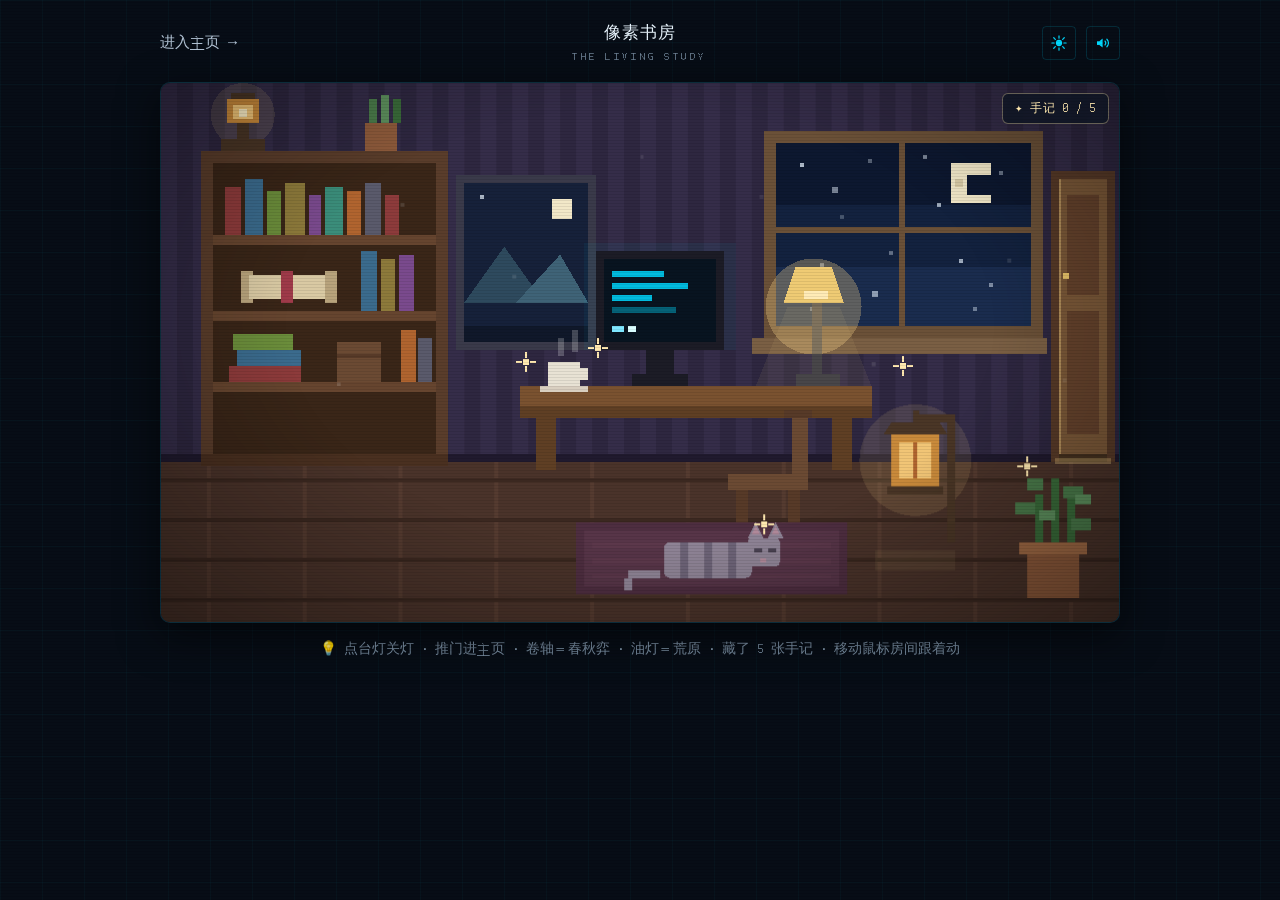
<file: shufang.html>
<!doctype html>
<html lang="zh-CN">
  <head>
    <meta charset="UTF-8" />
    <meta name="viewport" content="width=device-width, initial-scale=1.0" />
    <meta name="description" content="马学敏的像素书房 —— 点开家具上的物件看看作品" />
    <meta name="theme-color" content="#070d16" />
    <script>
      // 首屏脚本：在样式生效前定好主题，避免「先闪深色、再切浅色」
      // 支持 ?theme=light|dark 临时指定（用于分享/截图），不写入存储
      ;(function () {
        try {
          var q = /[?&]theme=(light|dark)/.exec(location.search)
          var t = q ? q[1] : localStorage.getItem('cc-theme')
          // 默认深空（原风格）——不跟随系统；只有手动点过主题按钮才用米纸浅色
          if (t !== 'light' && t !== 'dark') t = 'dark'
          document.documentElement.dataset.theme = t
          var meta = document.querySelector('meta[name="theme-color"]')
          if (meta) meta.setAttribute('content', t === 'light' ? '#f6f1e7' : '#070d16')
        } catch (e) {}
      })()
    </script>
    <link rel="preconnect" href="https://fonts.googleapis.com" />
    <link rel="preconnect" href="https://fonts.gstatic.com" crossorigin />
    <link href="https://fonts.googleapis.com/css2?family=Press+Start+2P&family=VT323&display=swap" rel="stylesheet" />
    <title>像素书房 · 马学敏</title>
    <script type="module" crossorigin src="/assets/shufang-DiHqTaKx.js"></script>
    <link rel="modulepreload" crossorigin href="/assets/index-DPWVwmip.js">
    <link rel="stylesheet" crossorigin href="/assets/index-D7zxuviq.css">
    <link rel="stylesheet" crossorigin href="/assets/shufang-Cw9Hju0B.css">
  </head>
  <body>
    <div id="root"></div>
  </body>
</html>
</file>
<file: assets/index-D7zxuviq.css>
@font-face{font-family:ArkPixel;src:url(/fonts/ark-pixel-16px-monospaced-latin.ttf.woff2) format("woff2");font-weight:400;font-style:normal;font-display:swap;unicode-range:U+0020-00FF}@font-face{font-family:ArkPixel;src:url(/fonts/ark-pixel-16px-monospaced-zh_cn.ttf.woff2) format("woff2");font-weight:400;font-style:normal;font-display:swap;unicode-range:U+4E00-9FFF,U+3000-303F,U+2000-206F,U+FF00-FFEF}:root{--primary: #00d9ff;--primary-dark: #00a8cc;--accent: #7ee7ff;--neon-pink: #ff2a6d;--neon-purple: #b026ff;--bg: #070d16;--bg-alt: rgba(var(--primary-rgb), .045);--card: #0c1522;--dark: #eaf6ff;--text: #b7c8da;--text-light: #7a8fa3;--border: rgba(var(--primary-rgb), .16);--radius: 4px;--shadow: 0 4px 24px rgba(0, 0, 0, .45);--shadow-lg: 0 12px 40px rgba(0, 0, 0, .55);--glow: 0 0 12px rgba(var(--primary-rgb), .35);--max-width: 1080px;--primary-rgb: 0, 217, 255;--accent-rgb: 126, 231, 255;--bg-rgb: 7, 13, 22;--bg-deep: #040a12;--on-primary: #04121a;--primary-bright: #4ae6ff;--primary-deep: #0095b5;--avatar-a: #0d3347;--avatar-b: #04121a;--crack: rgba(0, 217, 255, .1);color-scheme:dark}*{margin:0;padding:0;box-sizing:border-box}html{scroll-behavior:smooth}body{font-family:ArkPixel,Courier New,Consolas,Microsoft YaHei,PingFang SC,monospace;font-size:16px;color:var(--text);background-color:var(--bg);background-image:linear-gradient(rgba(var(--primary-rgb),.03) 1px,transparent 1px),linear-gradient(90deg,rgba(var(--primary-rgb),.03) 1px,transparent 1px);background-size:42px 42px;line-height:1.6;-webkit-font-smoothing:antialiased;animation:grid-move 24s linear infinite}body:before{content:"";position:fixed;top:0;right:0;bottom:0;left:0;pointer-events:none;z-index:9999;background:repeating-linear-gradient(0deg,rgba(0,0,0,.08) 0px,rgba(0,0,0,.08) 1px,transparent 1px,transparent 3px);animation:scan-move 7s linear infinite}a{color:inherit;text-decoration:none}.container{max-width:var(--max-width);margin:0 auto;padding:0 24px}.particles-canvas{position:fixed;top:0;right:0;bottom:0;left:0;z-index:0;pointer-events:none}main{position:relative;z-index:1}.start-screen{position:fixed;top:0;right:0;bottom:0;left:0;z-index:9998;background:radial-gradient(circle at 50% 40%,rgba(var(--primary-rgb),.07),transparent 60%),var(--bg);cursor:pointer}.start-screen.fading{pointer-events:none}.start-screen.fading:after{content:"";position:fixed;top:0;right:0;bottom:0;left:0;background:var(--bg);opacity:0;animation:curtain-in .6s ease forwards}@keyframes curtain-in{to{opacity:1}}.enter-fade{position:fixed;top:0;right:0;bottom:0;left:0;z-index:9999;background:var(--bg);pointer-events:none;animation:enter-fade .7s ease forwards}@keyframes enter-fade{0%{opacity:1}to{opacity:0}}.boot-screen,.title-screen{position:absolute;top:0;right:0;bottom:0;left:0;display:flex;flex-direction:column;align-items:center;justify-content:center;text-align:center;padding:24px;transition:opacity .5s ease}.boot-screen{opacity:1}.boot-screen.boot-hidden,.title-screen{opacity:0;pointer-events:none}.title-screen.title-show{opacity:1;pointer-events:auto}.boot-text{font-size:.9rem;letter-spacing:.3em;text-transform:uppercase;color:var(--primary);margin-bottom:22px}.boot-bar{width:280px;height:4px;background:rgba(var(--primary-rgb),.15);border-radius:2px;overflow:hidden}.boot-fill{height:100%;background:var(--primary);box-shadow:0 0 10px rgba(var(--primary-rgb),.6);transition:width .1s linear}.boot-percent{margin-top:12px;font-size:.85rem;color:var(--text-light)}.start-kicker{font-size:.85rem;letter-spacing:.4em;text-transform:uppercase;color:var(--primary);margin-bottom:22px;opacity:.85}.start-title{font-size:clamp(2.5rem,7vw,4.5rem);color:var(--dark);letter-spacing:.08em;text-shadow:0 0 26px rgba(var(--primary-rgb),.55);margin-bottom:14px}.start-subtitle{font-size:1.1rem;color:var(--text-light);margin-bottom:48px}.start-btn{display:inline-block;padding:16px 44px;background:var(--primary);color:var(--on-primary);font-size:1.05rem;font-weight:600;clip-path:polygon(10px 0,calc(100% - 10px) 0,100% 10px,100% calc(100% - 10px),calc(100% - 10px) 100%,10px 100%,0 calc(100% - 10px),0 10px);animation:start-pulse 1.8s ease-in-out infinite}.start-hint{margin-top:28px;font-size:.8rem;letter-spacing:.15em;color:var(--text-light);opacity:.7}@keyframes start-pulse{0%,to{opacity:.6}50%{opacity:1}}.cursor{color:var(--primary);animation:blink 1s steps(2) infinite}@keyframes blink{0%,to{opacity:1}50%{opacity:0}}.section{position:relative;z-index:0;overflow:hidden;padding:96px 0}.section-alt{background:linear-gradient(180deg,transparent,rgba(var(--primary-rgb),.05) 22%,rgba(var(--primary-rgb),.035) 78%,transparent)}.section-heading{text-align:center;margin-bottom:56px}.section-heading h2{font-size:2rem;font-weight:700;color:var(--dark);letter-spacing:.04em;text-shadow:0 0 14px rgba(var(--primary-rgb),.35);animation:glitch-soft 9s infinite}.section-heading h2:after{content:"";display:block;width:64px;height:2px;margin:16px auto 0;background:linear-gradient(90deg,var(--primary),var(--neon-pink));box-shadow:0 0 10px rgba(var(--primary-rgb),.5)}.section-heading p{margin-top:8px;color:var(--text-light);font-size:1.05rem}#skills .section-heading,#projects .section-heading{text-align:left}#skills .section-heading h2:after,#projects .section-heading h2:after{margin:16px 0 0}#talents .section-heading,#goals .section-heading{text-align:right}#talents .section-heading h2:after,#goals .section-heading h2:after{margin:16px 0 0 auto}.section-en{display:block;font-size:.8rem;letter-spacing:.35em;text-transform:uppercase;color:var(--primary);margin-bottom:10px;font-weight:600;opacity:.9}.section-en:before{content:"";display:inline-block;width:10px;height:12px;margin-right:10px;vertical-align:middle;background:var(--primary);clip-path:polygon(50% 0,100% 25%,100% 75%,50% 100%,0 75%,0 25%);opacity:.9}.navbar{position:fixed;top:0;left:0;right:0;z-index:100;background:rgba(var(--bg-rgb),.85);-webkit-backdrop-filter:blur(12px);backdrop-filter:blur(12px);border-bottom:1px solid var(--border);transition:box-shadow .3s}.navbar.scrolled{box-shadow:0 4px 24px rgba(var(--primary-rgb),.12)}.navbar-inner{max-width:var(--max-width);margin:0 auto;padding:0 24px;height:64px;display:flex;align-items:center;justify-content:space-between}.logo{font-family:ArkPixel,Courier New,monospace;font-size:1.1rem;font-weight:700;color:var(--primary);text-shadow:var(--glow);letter-spacing:.05em;animation:glitch-soft 6s infinite}.logo span{color:var(--neon-pink)}.nav-links{display:flex;gap:32px;list-style:none}.nav-links a{position:relative;color:var(--text);font-size:.95rem;font-weight:500;transition:all .2s}.nav-links a:before{content:"▸";position:absolute;left:-16px;top:50%;transform:translateY(-50%);color:var(--primary);opacity:0;transition:opacity .2s}.nav-links a:hover:before{opacity:1}.nav-links a:hover{color:var(--primary);text-shadow:0 0 8px rgba(var(--primary-rgb),.5)}.nav-toggle{display:none;background:none;border:none;cursor:pointer;flex-direction:column;gap:5px;padding:4px}.nav-toggle span{display:block;width:22px;height:2px;background:var(--primary);border-radius:2px}.nav-actions{display:flex;align-items:center;gap:10px}.sound-toggle{flex:none;width:34px;height:34px;display:grid;place-items:center;background:none;border:1px solid var(--border);border-radius:var(--radius);cursor:pointer;transition:border-color .2s,box-shadow .2s,background .2s}.sound-toggle svg{width:18px;height:18px;fill:var(--primary);overflow:visible}.sound-toggle svg .stroke{fill:none;stroke:var(--primary);stroke-width:1.6;stroke-linecap:round}.sound-toggle:hover{border-color:var(--primary);background:rgba(var(--primary-rgb),.06);box-shadow:var(--glow)}.sound-toggle[aria-pressed=false] svg,.sound-toggle[aria-pressed=false] svg .stroke{fill:var(--text-light);stroke:var(--text-light)}.sound-toggle[aria-pressed=false] svg path:first-child{fill:var(--text-light)}.hero{position:relative;padding:170px 0 130px;background:radial-gradient(circle at 20% 20%,rgba(var(--primary-rgb),.08),transparent 50%),radial-gradient(circle at 80% 80%,rgba(var(--primary-rgb),.05),transparent 50%),var(--bg);overflow:hidden}.hero:before{content:"";position:absolute;top:-220px;right:-220px;width:520px;height:520px;background:radial-gradient(circle,rgba(var(--primary-rgb),.12),transparent 70%);animation:glow-pulse 5s ease-in-out infinite}.hero:after{content:"";position:absolute;top:50%;right:6%;width:240px;height:240px;transform:translateY(-50%);clip-path:polygon(50% 0,100% 100%,0 100%);background:rgba(var(--primary-rgb),.05);border-bottom:2px solid rgba(var(--primary-rgb),.25);pointer-events:none}.cracks{position:absolute;top:0;left:0;width:100%;height:100%;pointer-events:none;z-index:0}.shard{position:absolute;pointer-events:none;z-index:0;clip-path:polygon(50% 0,100% 100%,0 100%);background:linear-gradient(160deg,rgba(var(--primary-rgb),.12),rgba(var(--accent-rgb),.02));animation:shard-float 6s ease-in-out infinite}.shard-1{top:16%;left:14%;width:60px;height:54px;transform:rotate(-18deg)}.shard-2{top:30%;left:24%;width:40px;height:36px;transform:rotate(28deg)}.shard-3{top:52%;left:10%;width:48px;height:44px;transform:rotate(-6deg)}.shard-4{top:22%;left:30%;width:32px;height:28px;transform:rotate(45deg)}.glass-cracks{position:absolute;top:0;right:0;bottom:0;left:0;pointer-events:none;z-index:-1;overflow:hidden}.glass-cracks svg{position:absolute;top:0;left:0;width:100%;height:100%}.gshard{position:absolute;clip-path:polygon(50% 0,100% 100%,0 100%);background:linear-gradient(160deg,rgba(var(--primary-rgb),.09),rgba(var(--accent-rgb),.02));animation:shard-float 6s ease-in-out infinite}@keyframes shard-float{0%,to{translate:0 0;opacity:.5}10%{opacity:1}18%{opacity:.35}25%{translate:0 -6px;opacity:.8}34%{opacity:.3}42%{opacity:.95}50%{translate:0 -13px;opacity:.45}58%{opacity:1}66%{opacity:.3}75%{translate:0 -6px;opacity:.85}84%{opacity:.4}92%{opacity:.95}}.hero-inner{position:relative;z-index:1;display:flex;align-items:center;gap:64px}.hero-inner:before{content:"";position:absolute;left:-50px;top:12%;width:84px;height:96px;background:rgba(var(--primary-rgb),.06);clip-path:polygon(50% 0,100% 25%,100% 75%,50% 100%,0 75%,0 25%);pointer-events:none}.hero-inner:after{content:"";position:absolute;right:40px;bottom:-30px;width:56px;height:64px;background:rgba(var(--primary-rgb),.1);clip-path:polygon(50% 0,100% 25%,100% 75%,50% 100%,0 75%,0 25%);pointer-events:none}.hero-text{flex:1}.hero-greeting{display:inline-block;padding:6px 16px;background:rgba(var(--primary-rgb),.08);border:1px solid rgba(var(--primary-rgb),.35);color:var(--primary);border-radius:4px;font-size:.9rem;font-weight:600;margin-bottom:22px}.hero h1{font-size:3rem;font-weight:800;color:var(--dark);letter-spacing:.02em;line-height:1.2}.hero h1 .gradient{color:var(--primary);text-shadow:0 0 18px rgba(var(--primary-rgb),.5);animation:glitch-text 6s infinite}@keyframes glitch-text{0%,90%,to{text-shadow:0 0 18px rgba(var(--primary-rgb),.5);transform:translate(0)}91%{text-shadow:-5px 0 var(--neon-pink),5px 0 var(--primary);transform:translate(4px,-1px) skew(3deg)}92%{text-shadow:5px 0 var(--neon-pink),-5px 0 var(--primary);transform:translate(-4px,1px) skew(-3deg)}93%{text-shadow:-3px 0 var(--neon-pink),3px 0 var(--primary);transform:translate(2px)}94%{text-shadow:0 0 18px rgba(var(--primary-rgb),.5);transform:translate(0)}}@keyframes glitch-soft{0%,95%,to{text-shadow:0 0 14px rgba(var(--primary-rgb),.35);transform:translate(0)}96%{text-shadow:-2px 0 var(--neon-pink),2px 0 var(--primary);transform:translate(1px)}98%{text-shadow:2px 0 var(--neon-pink),-2px 0 var(--primary);transform:translate(-1px)}}.hero-subtitle{margin-top:16px;font-size:1.25rem;color:var(--text-light);font-weight:500}.hero-tagline{margin-top:10px;font-size:.85rem;letter-spacing:.25em;text-transform:uppercase;color:var(--accent);opacity:.8}.hero-actions{display:flex;gap:16px;margin-top:34px;flex-wrap:wrap}.btn{display:inline-flex;align-items:center;gap:8px;padding:13px 30px;border-radius:4px;font-size:1rem;font-weight:600;cursor:pointer;transition:all .25s;border:none}.btn-primary{background:var(--primary);color:var(--on-primary);box-shadow:var(--glow)}.btn-primary:hover{background:var(--primary-bright);transform:translateY(-2px);box-shadow:0 0 24px rgba(var(--primary-rgb),.6)}.btn-outline{background:transparent;color:var(--primary);border:1.5px solid rgba(var(--primary-rgb),.5)}.btn-outline:hover{background:rgba(var(--primary-rgb),.08);border-color:var(--primary);box-shadow:var(--glow)}.hero-avatar{flex-shrink:0;width:200px;height:200px;border-radius:50%;display:flex;align-items:center;justify-content:center;font-size:4.5rem;font-weight:700;color:var(--on-primary);background:linear-gradient(135deg,var(--primary),var(--primary-deep));border:2px solid rgba(var(--primary-rgb),.6);box-shadow:0 0 30px rgba(var(--primary-rgb),.4);overflow:hidden;animation:avatar-glow 4s ease-in-out infinite}.hero-avatar img{width:100%;height:100%;object-fit:cover}.hero-scroll{position:absolute;bottom:24px;left:50%;transform:translate(-50%);color:var(--primary);animation:bounce 2s infinite}@keyframes bounce{0%,to{transform:translate(-50%)}50%{transform:translate(-50%,8px)}}@keyframes glow-pulse{0%,to{opacity:.6}50%{opacity:1}}@keyframes avatar-glow{0%,to{box-shadow:0 0 22px rgba(var(--primary-rgb),.4)}50%{box-shadow:0 0 48px rgba(var(--primary-rgb),.7)}}@keyframes grid-move{0%{background-position:0 0,0 0}to{background-position:42px 42px,42px 42px}}@keyframes scan-move{0%{background-position:0 0}to{background-position:0 4px}}.about-content{display:grid;grid-template-columns:1.4fr 1fr;gap:56px;align-items:center}.about-text p{margin-bottom:16px;font-size:1.05rem;color:var(--text)}.about-heading{font-size:1.5rem;color:var(--dark);margin-bottom:16px;text-shadow:0 0 10px rgba(var(--primary-rgb),.3)}.stats{display:grid;grid-template-columns:repeat(auto-fit,minmax(150px,1fr));gap:20px}.stat-card{background:var(--card);border:1px solid var(--border);border-radius:var(--radius);padding:28px 20px;text-align:center;transition:all .25s}.stat-card:hover{transform:translateY(-4px);border-color:var(--primary);box-shadow:var(--glow)}.stat-value{font-size:2rem;font-weight:800;color:var(--primary);text-shadow:var(--glow)}.stat-label{margin-top:4px;color:var(--text-light);font-size:.95rem}.about-side{display:flex;flex-direction:column;gap:20px}.ability-panel{display:flex;align-items:center;gap:20px;background:var(--card);border:1px solid var(--border);border-radius:6px;padding:22px 20px}.globe{width:84px;height:84px;border-radius:50%;flex-shrink:0;overflow:hidden;background:repeating-linear-gradient(0deg,transparent 0 13px,rgba(var(--primary-rgb),.28) 13px 14px),repeating-linear-gradient(90deg,rgba(var(--primary-rgb),.18) 0 1px,transparent 1px 13px),radial-gradient(circle at 38% 35%,var(--avatar-a),var(--avatar-b) 72%);box-shadow:0 0 18px rgba(var(--primary-rgb),.35),inset 0 0 14px rgba(var(--primary-rgb),.15);animation:globe-spin 9s linear infinite}@keyframes globe-spin{0%{background-position:0 0,0 0,0 0}to{background-position:0 0,-130px 0,0 0}}.ability-list{flex:1;display:flex;flex-direction:column;gap:12px}.ability-item{display:flex;align-items:center;gap:10px}.ability-name{width:52px;font-size:.9rem;color:var(--dark);text-align:right;flex-shrink:0}.ability-track{flex:1;height:8px;background:#ffffff0f;border:1px solid var(--border);border-radius:4px;overflow:hidden}.ability-fill{height:100%;background:linear-gradient(90deg,var(--primary-dark),var(--primary));box-shadow:0 0 8px rgba(var(--primary-rgb),.5);border-radius:4px}.ability-value{width:28px;font-size:.85rem;color:var(--primary);font-weight:700;text-align:left;flex-shrink:0}.skills-grid{display:grid;grid-template-columns:repeat(3,1fr);gap:24px}.skill-card{background:var(--card);border:1px solid var(--border);border-radius:var(--radius);padding:32px;transition:all .25s}.skill-card:hover{transform:translateY(-4px);border-color:var(--primary);box-shadow:var(--glow)}.skill-card h3{font-size:1.2rem;color:var(--primary);margin-bottom:20px;padding-bottom:12px;border-bottom:1px solid var(--border)}.skill-tags{display:flex;flex-wrap:wrap;gap:10px}.skill-tag{padding:6px 14px;background:rgba(var(--primary-rgb),.06);border:1px solid rgba(var(--primary-rgb),.22);border-radius:4px;font-size:.9rem;color:var(--text);font-weight:500;transition:all .2s}.skill-tag:hover{background:var(--primary);color:var(--on-primary);box-shadow:var(--glow)}.talents-grid{display:grid;grid-template-columns:repeat(3,1fr);gap:24px}.talent-card{background:var(--card);border:1px solid var(--border);border-radius:var(--radius);padding:40px 28px 32px;text-align:center;transition:all .25s}.talent-card:hover{transform:translateY(-6px);border-color:var(--primary);box-shadow:var(--glow)}.talent-icon{width:80px;height:80px;margin:0 auto 20px;display:flex;align-items:center;justify-content:center;font-size:2.4rem;background:rgba(var(--primary-rgb),.08);border:1px solid rgba(var(--primary-rgb),.3);border-radius:8px;box-shadow:var(--glow);animation:talent-float 3s ease-in-out infinite}.talent-card:nth-child(2) .talent-icon{animation-delay:.4s}.talent-card:nth-child(3) .talent-icon{animation-delay:.8s}.talent-card h3{font-size:1.2rem;color:var(--dark);margin-bottom:10px}.talent-card p{color:var(--text-light);font-size:.95rem}.talent-card .talent-evidence{text-align:left;color:var(--text);font-size:.92rem;line-height:1.75;padding-left:12px;border-left:2px solid rgba(var(--primary-rgb),.32)}@keyframes talent-float{0%,to{transform:translateY(0)}50%{transform:translateY(-8px)}}.projects-grid{display:grid;grid-template-columns:repeat(2,1fr);gap:24px}.project-card{background:var(--card);border:1px solid var(--border);border-radius:var(--radius);padding:32px;display:flex;flex-direction:column;transition:all .25s}.project-card:hover{transform:translateY(-6px);border-color:var(--primary);box-shadow:var(--glow)}.project-icon{width:48px;height:48px;border-radius:8px;background:rgba(var(--primary-rgb),.1);border:1px solid rgba(var(--primary-rgb),.3);display:flex;align-items:center;justify-content:center;font-size:1.4rem;margin-bottom:20px}.project-card h3{font-size:1.2rem;color:var(--dark);margin-bottom:10px}.project-card p{color:var(--text-light);font-size:.95rem;flex:1}.project-tech{display:flex;flex-wrap:wrap;gap:8px;margin:20px 0}.project-tech span{font-size:.8rem;padding:4px 10px;background:rgba(var(--primary-rgb),.06);border:1px solid rgba(var(--primary-rgb),.22);border-radius:4px;color:var(--accent);font-weight:500}.project-link{color:var(--primary);font-weight:600;font-size:.95rem;display:inline-flex;align-items:center;gap:6px}.project-link:hover{text-decoration:underline}.goals-grid{display:grid;grid-template-columns:repeat(2,1fr);gap:24px}.goal-card{background:var(--card);border:1px solid var(--border);border-radius:var(--radius);padding:36px 28px;text-align:center;transition:all .25s}.goal-card:hover{transform:translateY(-4px);border-color:var(--primary);box-shadow:var(--glow)}.goal-period{display:inline-block;padding:5px 16px;background:rgba(var(--primary-rgb),.1);border:1px solid rgba(var(--primary-rgb),.32);color:var(--primary);border-radius:4px;font-size:.85rem;font-weight:600;margin-bottom:18px}.goal-card h3{font-size:1.2rem;color:var(--dark);margin-bottom:10px}.goal-card p{color:var(--text-light);font-size:.95rem}.hobbies-grid{display:grid;grid-template-columns:repeat(3,1fr);gap:24px}.hobby-card{background:var(--card);border:1px solid var(--border);border-radius:var(--radius);padding:40px 28px;text-align:center;transition:all .25s}.hobby-card:hover{transform:translateY(-6px);border-color:var(--primary);box-shadow:var(--glow)}.hobby-icon{font-size:2.8rem;margin-bottom:18px;display:inline-block;transition:transform .3s}.hobby-card:hover .hobby-icon{transform:scale(1.2) rotate(-8deg)}.hobby-card h3{font-size:1.2rem;color:var(--dark);margin-bottom:10px}.hobby-card p{color:var(--text-light);font-size:.95rem}.hobby-tags{display:flex;flex-wrap:wrap;justify-content:center;gap:8px;margin-top:16px}.hobby-tag{padding:4px 12px;font-size:.85rem;background:rgba(var(--primary-rgb),.07);border:1px solid rgba(var(--primary-rgb),.25);border-radius:4px;color:var(--accent);font-weight:500}.contact-card{max-width:640px;margin:0 auto;background:rgba(var(--primary-rgb),.04);border:1px solid var(--border);border-radius:8px;padding:64px 48px;text-align:center;color:var(--text);box-shadow:var(--glow)}.contact-card h2{font-size:2rem;margin-bottom:12px;color:var(--dark)}.contact-card p{color:var(--text-light);margin-bottom:32px}.contact-links{display:flex;justify-content:center;gap:16px;flex-wrap:wrap}.contact-link{display:inline-flex;align-items:center;gap:8px;padding:12px 24px;background:rgba(var(--primary-rgb),.08);border:1px solid rgba(var(--primary-rgb),.35);border-radius:6px;color:var(--primary);font-weight:600;transition:all .2s}.contact-link:hover{background:var(--primary);color:var(--on-primary);box-shadow:var(--glow)}.contact-meta{margin-top:32px;display:flex;justify-content:center;gap:32px;flex-wrap:wrap;color:var(--text-light);font-size:.95rem}.scroll-top{position:fixed;bottom:24px;right:24px;width:44px;height:44px;border-radius:8px;background:var(--primary);color:var(--on-primary);font-size:1.2rem;border:none;cursor:pointer;opacity:0;pointer-events:none;transition:all .3s;box-shadow:var(--glow);z-index:90}.scroll-top.visible{opacity:1;pointer-events:auto}.scroll-top:hover{transform:translateY(-3px);background:var(--primary-bright)}.footer{background:var(--bg-deep);color:var(--text-light);text-align:center;padding:32px 24px;font-size:.9rem;border-top:1px solid var(--border);position:relative;z-index:1}.footer span{color:var(--primary)}.skills-grid .skill-card:nth-child(2),.talents-grid .talent-card:nth-child(2),.projects-grid .project-card:nth-child(2),.hobbies-grid .hobby-card:nth-child(2){margin-top:32px}.skills-grid .skill-card:nth-child(3),.talents-grid .talent-card:nth-child(3),.projects-grid .project-card:nth-child(3),.hobbies-grid .hobby-card:nth-child(3){margin-top:12px}.goals-grid .goal-card:nth-child(2),.goals-grid .goal-card:nth-child(4){margin-top:32px}.projects-grid .project-card:nth-child(1){rotate:-1.2deg}.projects-grid .project-card:nth-child(2){rotate:1.2deg}.stat-card{--shape: 20px 0, calc(100% - 20px) 0, 100% 20px, 100% calc(100% - 20px) , calc(100% - 20px) 100%, 20px 100%, 0 calc(100% - 20px) , 0 20px}.skill-card{--shape: 26px 0, 100% 0, 100% calc(100% - 26px) , calc(100% - 26px) 100%, 0 100%, 0 26px}.talent-card{--shape: 14px 0, calc(100% - 14px) 0, 100% 14px, 100% calc(100% - 14px) , calc(100% - 14px) 100%, 14px 100%, 0 calc(100% - 14px) , 0 14px}.project-card{--shape: 0 0, calc(100% - 26px) 0, 100% 26px, 100% 100%, 26px 100%, 0 calc(100% - 26px) }.goal-card{--shape: 12px 0, calc(100% - 12px) 0, 100% 12px, 100% calc(100% - 12px) , calc(100% - 12px) 100%, 12px 100%, 0 calc(100% - 12px) , 0 12px}.hobby-card{--shape: 20% 0, 80% 0, 100% 50%, 80% 100%, 20% 100%, 0 50%}.contact-card{--shape: 18px 0, calc(100% - 18px) 0, 100% 18px, 100% calc(100% - 18px) , calc(100% - 18px) 100%, 18px 100%, 0 calc(100% - 18px) , 0 18px}.stat-card,.skill-card,.talent-card,.project-card,.goal-card,.hobby-card,.contact-card{position:relative;z-index:0;border:none;background:rgba(var(--primary-rgb),.42);clip-path:polygon(var(--shape))}.stat-card:before,.skill-card:before,.talent-card:before,.project-card:before,.goal-card:before,.hobby-card:before,.contact-card:before{content:"";position:absolute;top:1.5px;right:1.5px;bottom:1.5px;left:1.5px;background:var(--card);clip-path:polygon(var(--shape));z-index:-1}.stat-card:hover,.skill-card:hover,.talent-card:hover,.project-card:hover,.goal-card:hover,.hobby-card:hover{filter:brightness(1.2)}@media(max-width:900px){.hero-inner{flex-direction:column-reverse;text-align:center;gap:40px}.hero h1{font-size:2.4rem}.hero-actions{justify-content:center}.about-content,.skills-grid,.projects-grid,.goals-grid,.talents-grid,.hobbies-grid{grid-template-columns:1fr}.skills-grid .skill-card:nth-child(2),.talents-grid .talent-card:nth-child(2),.projects-grid .project-card:nth-child(2),.hobbies-grid .hobby-card:nth-child(2),.skills-grid .skill-card:nth-child(3),.talents-grid .talent-card:nth-child(3),.projects-grid .project-card:nth-child(3),.hobbies-grid .hobby-card:nth-child(3),.goals-grid .goal-card:nth-child(2),.goals-grid .goal-card:nth-child(4){margin-top:0}.projects-grid .project-card:nth-child(1),.projects-grid .project-card:nth-child(2){rotate:0deg}.nav-links{display:none;position:absolute;top:64px;left:0;right:0;flex-direction:column;background:var(--bg);padding:16px 24px;gap:16px;border-bottom:1px solid var(--border);box-shadow:var(--shadow-lg)}.nav-links.open,.nav-toggle{display:flex}}.gstats-line{display:flex;flex-wrap:wrap;justify-content:center;align-items:baseline;gap:8px 0;margin-bottom:22px;list-style:none;font-size:.9rem;color:var(--text-light)}.gstats-line li{display:flex;align-items:baseline;gap:5px}.gstats-line li+li:before{content:"·";margin:0 12px;color:var(--border)}.gstats-line b{font-size:1.05rem;line-height:1;color:var(--primary);text-shadow:0 0 14px rgba(var(--primary-rgb),.4)}.gdesign-actions{display:flex;justify-content:center;margin-bottom:28px}.gdesign-toggle{display:inline-flex;align-items:center;gap:7px;font:inherit;font-size:.85rem;padding:8px 18px;border:1px solid var(--border);border-radius:var(--radius);background:transparent;color:var(--text);cursor:pointer;transition:all .2s}.gdesign-toggle:hover{border-color:var(--primary);color:var(--primary);box-shadow:var(--glow)}.gdesign-arrow{font-size:.7rem;line-height:1}.gfeatures-panel{display:grid;grid-template-rows:0fr;transition:grid-template-rows .35s ease}.gfeatures-panel.on{grid-template-rows:1fr}.gfeatures-panel>.gfeatures-grid{min-height:0;overflow:hidden}.gfeatures-grid{display:grid;grid-template-columns:repeat(3,1fr);gap:20px}.gfeature-card{padding:26px 24px;background:var(--card);border:1px solid var(--border);border-radius:var(--radius);transition:all .25s}.gfeature-card:hover{transform:translateY(-5px);border-color:var(--primary);box-shadow:var(--glow)}.gfeature-icon{margin-bottom:14px;font-size:1.5rem}.gfeature-card h3{margin-bottom:8px;font-size:1.05rem;color:var(--dark)}.gfeature-card p{font-size:.9rem;color:var(--text-light);line-height:1.7}@media(max-width:900px){.gfeatures-grid{grid-template-columns:1fr}}@media(max-width:560px){.gstats-line{gap:4px 16px}.gstats-line li+li:before{content:none}}[data-theme=light]{--primary: #0b7ea3;--primary-dark: #096886;--accent: #3fa7c4;--primary-rgb: 11, 126, 163;--accent-rgb: 63, 167, 196;--bg: #f6f1e7;--bg-rgb: 246, 241, 231;--bg-alt: rgba(11, 126, 163, .05);--card: #fffdf6;--dark: #1c2a33;--text: #45535e;--text-light: #77858f;--border: rgba(11, 126, 163, .22);--shadow: 0 4px 20px rgba(60, 72, 84, .1);--shadow-lg: 0 12px 36px rgba(60, 72, 84, .16);--glow: 0 0 10px rgba(11, 126, 163, .18);--bg-deep: #ece4d3;--on-primary: #f6fcff;--primary-bright: #1296bd;--primary-deep: #065a74;--avatar-a: #d9ecf2;--avatar-b: #b9dbe6;--crack: rgba(11, 126, 163, .14);color-scheme:light}[data-theme=light] .particles-canvas{opacity:.28}.glass-cracks .crack-lines{stroke:var(--crack)}.tour-btn{position:fixed;left:24px;bottom:24px;z-index:95;padding:10px 16px;font-family:inherit;font-size:.9rem;color:var(--primary);background:rgba(var(--bg-rgb),.85);border:1px solid var(--border);border-radius:8px;-webkit-backdrop-filter:blur(10px);backdrop-filter:blur(10px);box-shadow:var(--shadow);cursor:pointer;transition:border-color .25s,box-shadow .25s,transform .25s,color .25s}.tour-btn:hover{border-color:var(--primary);box-shadow:var(--glow);transform:translateY(-2px)}.tour-btn.running{color:var(--text)}.tour-caption{position:fixed;left:50%;bottom:24px;transform:translate(-50%);z-index:96;width:min(560px,calc(100vw - 240px));padding:12px 18px 14px;background:rgba(var(--bg-rgb),.92);border:1px solid var(--border);border-radius:8px;-webkit-backdrop-filter:blur(12px);backdrop-filter:blur(12px);box-shadow:var(--shadow-lg);animation:tour-in .35s ease}.tour-step{display:flex;justify-content:space-between;align-items:baseline;font-size:.72rem;letter-spacing:.1em;color:var(--text-light)}.tour-caption p{margin:6px 0 10px;font-size:.95rem;color:var(--dark)}.tour-hint{letter-spacing:0;opacity:.75}.tour-progress{height:3px;border-radius:2px;background:var(--border);overflow:hidden}.tour-progress span{display:block;height:100%;background:var(--primary);transition:width .4s ease}@keyframes tour-in{0%{opacity:0;transform:translate(-50%) translateY(12px)}to{opacity:1;transform:translate(-50%) translateY(0)}}.note-overlay{position:fixed;top:0;right:0;bottom:0;left:0;z-index:200;display:grid;place-items:center;padding:24px;background:#04080eb8;-webkit-backdrop-filter:blur(6px);backdrop-filter:blur(6px);animation:note-fade .25s ease}.note-card{width:min(460px,100%);padding:28px 30px 24px;background:var(--card);border:1px solid var(--border);border-radius:8px;box-shadow:var(--shadow-lg),var(--glow);animation:note-in .35s cubic-bezier(.2,.9,.3,1.2)}.note-card h3{margin:6px 0 16px;font-size:1.15rem;color:var(--dark)}.note-lines p{font-size:.95rem;line-height:1.9;color:var(--text);opacity:0;animation:note-line .5s ease forwards}.note-close{margin-top:20px;padding:8px 20px;font-family:inherit;font-size:.9rem;color:var(--primary);background:none;border:1px solid var(--border);border-radius:6px;cursor:pointer;transition:border-color .2s,box-shadow .2s}.note-close:hover{border-color:var(--primary);box-shadow:var(--glow)}@keyframes note-fade{0%{opacity:0}to{opacity:1}}@keyframes note-in{0%{opacity:0;transform:translateY(14px) scale(.97)}to{opacity:1;transform:translateY(0) scale(1)}}@keyframes note-line{0%{opacity:0;transform:translateY(6px)}to{opacity:1;transform:translateY(0)}}@media(max-width:700px){.tour-caption{width:calc(100vw - 40px);bottom:86px}}.sf-entry{margin-top:20px}
</file>
<file: assets/shufang-Cw9Hju0B.css>
.sf-page{min-height:100vh;display:flex;flex-direction:column;align-items:center;padding:0 0 56px}.sf-top{width:min(960px,94vw);display:flex;align-items:center;justify-content:space-between;gap:16px;padding:20px 0 16px}.sf-back{color:var(--text);font-size:.95rem;transition:color .2s}.sf-back:hover{color:var(--primary)}.sf-title{font-size:1.05rem;color:var(--dark);letter-spacing:.06em;text-align:center}.sf-title span{display:block;margin-top:2px;font-size:.66rem;letter-spacing:.24em;color:var(--text-light)}.sf-actions{display:flex;gap:10px}.sf-scene{position:relative;width:min(960px,94vw);border:1px solid var(--border);border-radius:10px;overflow:hidden;box-shadow:var(--shadow-lg);background:#0d0b14}.sf-scene svg{display:block;width:100%;height:auto}.sf-scene text{font-family:ArkPixel,Courier New,monospace}.sf-vignette{position:absolute;top:0;right:0;bottom:0;left:0;pointer-events:none;background:radial-gradient(ellipse at 50% 45%,transparent 52%,rgba(0,0,0,.38) 100%)}.sf-hint{margin-top:16px;font-size:.85rem;color:var(--text-light);text-align:center}.work{cursor:pointer;outline:none}.work .focus-ring{opacity:0;transition:opacity .25s}.work:hover .focus-ring,.work:focus-visible .focus-ring{opacity:.9}.work-label{opacity:0;transition:opacity .25s}.work:hover .work-label,.work:focus-visible .work-label{opacity:1}.work-label text{font-size:8px;fill:#7ee7ff}.lamp-hit{cursor:pointer;outline:none}@keyframes blink{0%,49%{opacity:1}50%,to{opacity:0}}.blink{animation:blink 1.1s steps(1) infinite}@keyframes gpulse{0%,to{opacity:.045}50%{opacity:.1}}.glow-pulse{animation:gpulse 3.6s ease-in-out infinite}@keyframes lampflicker{0%,to{opacity:.3}42%{opacity:.24}67%{opacity:.34}}.lamp-glow{animation:lampflicker 5s ease-in-out infinite}@keyframes lanternpulse{0%,to{opacity:.72}50%{opacity:.85}}.lantern-glow{animation:lanternpulse 4.2s ease-in-out infinite}@keyframes steamrise{0%{opacity:.22;transform:translateY(0)}60%{opacity:.1}to{opacity:0;transform:translateY(-14px)}}.steam{animation:steamrise 3.4s ease-out infinite;transform-box:fill-box}@keyframes dustfloat{0%,to{transform:translate(0)}50%{transform:translate(4px,-8px)}}.dust{animation:dustfloat 8s ease-in-out infinite;transform-box:fill-box}@keyframes tailwag{0%,to{transform:rotate(0)}50%{transform:rotate(-9deg)}}.cat-tail{transform-box:fill-box;transform-origin:100% 50%;animation:tailwag 3.6s ease-in-out infinite}.stars{opacity:.82;transition:opacity .7s}.night-mask{opacity:0;transition:opacity .7s;pointer-events:none}.sf-scene.night .night-mask{opacity:.5}.sf-scene.night .lamp-glow{animation:none;opacity:0;transition:opacity .5s}.sf-scene.night .glow-pulse{animation:none;opacity:.13}.sf-scene.night .stars{opacity:1}.sf-scene.night .lamp-head{opacity:.5}.lamp-head{transition:opacity .5s}.sf-card{position:absolute;left:50%;bottom:18px;transform:translate(-50%);width:min(560px,calc(100% - 36px));padding:18px 22px 20px;background:rgba(var(--bg-rgb),.94);border:1px solid var(--border);border-radius:8px;-webkit-backdrop-filter:blur(10px);backdrop-filter:blur(10px);box-shadow:var(--shadow-lg);animation:sf-card-in .3s ease}@keyframes sf-card-in{0%{opacity:0;transform:translate(-50%) translateY(14px)}to{opacity:1;transform:translate(-50%) translateY(0)}}.sf-card h3{margin:4px 0 8px;color:var(--dark);font-size:1.05rem}.sf-card p{margin-bottom:14px;color:var(--text);font-size:.9rem;line-height:1.8}.sf-card-close{position:absolute;top:10px;right:10px;width:28px;height:28px;background:none;border:1px solid var(--border);border-radius:6px;color:var(--text-light);font-family:inherit;cursor:pointer;transition:color .2s,border-color .2s}.sf-card-close:hover{color:var(--primary);border-color:var(--primary)}@media(max-width:640px){.sf-top{flex-wrap:wrap}.sf-title{order:3;width:100%}.sf-card{bottom:12px;padding:14px 16px 16px}}.sf-scene{outline:none}.sf-layer.far{transform:translate(calc(var(--px, 0) * -3px),calc(var(--py, 0) * -2px))}.sf-layer.mid{transform:translate(calc(var(--px, 0) * -7px),calc(var(--py, 0) * -4px))}.sf-layer.near{transform:translate(calc(var(--px, 0) * -12px),calc(var(--py, 0) * -7px))}.sf-layer.dust-layer{transform:translate(calc(var(--px, 0) * -17px),calc(var(--py, 0) * -10px))}.sf-layer.far,.sf-layer.mid,.sf-layer.near,.sf-layer.dust-layer{transition:transform .3s ease-out;will-change:transform}.sparkle{cursor:pointer;outline:none}@keyframes twinkle{0%,to{opacity:.2}50%{opacity:1}}.sparkle-core{animation:twinkle 2.2s ease-in-out infinite}.sparkle-arms{animation:twinkle 2.2s ease-in-out infinite;animation-delay:.35s}.sparkle:hover .sparkle-core,.sparkle:focus-visible .sparkle-core,.sparkle:hover .sparkle-arms,.sparkle:focus-visible .sparkle-arms{animation-duration:.9s}.sf-journal-chip{position:absolute;top:10px;right:10px;z-index:5;padding:6px 12px;font-family:inherit;font-size:.78rem;letter-spacing:.06em;color:#ffe9b0;background:#0c1522bf;border:1px solid rgba(255,233,176,.35);border-radius:6px;-webkit-backdrop-filter:blur(8px);backdrop-filter:blur(8px);cursor:pointer;transition:border-color .2s,box-shadow .2s}.sf-journal-chip:hover{border-color:#ffe9b0;box-shadow:0 0 10px #ffe9b040}.sf-note{position:absolute;z-index:6;width:250px;padding:12px 30px 14px 14px;transform:translate(-50%,12px);background:rgba(var(--bg-rgb),.95);border:1px solid var(--border);border-radius:8px;-webkit-backdrop-filter:blur(10px);backdrop-filter:blur(10px);box-shadow:var(--shadow-lg);animation:sf-note-in .28s ease}.sf-note.right{transform:translate(-100%,12px)}@keyframes sf-note-in{0%{opacity:0}to{opacity:1}}.sf-note-title{display:block;margin-bottom:6px;font-size:.8rem;letter-spacing:.08em;color:#ffe9b0}.sf-note p{font-size:.85rem;line-height:1.8;color:var(--text)}.sf-note-extra{margin-top:8px;padding-top:8px;border-top:1px dashed var(--border);color:#ffe9b0!important}.sf-note-close{position:absolute;top:6px;right:6px;width:22px;height:22px;font-family:inherit;font-size:.8rem;color:var(--text-light);background:none;border:none;border-radius:4px;cursor:pointer}.sf-note-close:hover{color:var(--primary)}.sf-journal-overlay{position:fixed;top:0;right:0;bottom:0;left:0;z-index:210;display:grid;place-items:center;padding:24px;background:#04080eb8;-webkit-backdrop-filter:blur(6px);backdrop-filter:blur(6px);animation:sf-note-in .25s ease}.sf-journal{position:relative;width:min(560px,92vw);max-height:76vh;overflow-y:auto;padding:26px 28px 24px;background:var(--card);border:1px solid var(--border);border-radius:10px;box-shadow:var(--shadow-lg),var(--glow)}.sf-journal h3{margin:4px 0 14px;color:var(--dark);font-size:1.05rem}.sf-journal-entry{padding:12px 0;border-top:1px dashed var(--border)}.sf-journal-entry h4{margin-bottom:4px;font-size:.85rem;color:#ffe9b0}.sf-journal-entry p{font-size:.88rem;line-height:1.85;color:var(--text)}.sf-journal-entry.locked{opacity:.45}.sf-journal-entry.locked h4{color:var(--text-light)}.sf-letter{margin-top:16px;padding:16px 18px;background:rgba(var(--primary-rgb),.06);border:1px dashed var(--border);border-radius:8px}.sf-letter h4{margin:6px 0 10px;font-size:.95rem;color:var(--dark)}.sf-letter p{margin-bottom:8px;font-size:.88rem;line-height:2;color:var(--text)}@media(max-width:640px){.sf-note,.sf-note.right{left:50%!important;top:auto!important;bottom:12px;transform:translate(-50%);width:min(250px,calc(100vw - 40px))}.sf-journal{padding:20px 18px 18px}}.door-flood{opacity:0}.door-opening .door-flood{animation:door-flood .5s ease forwards}@keyframes door-flood{40%{opacity:.85}to{opacity:.6}}
</file>
